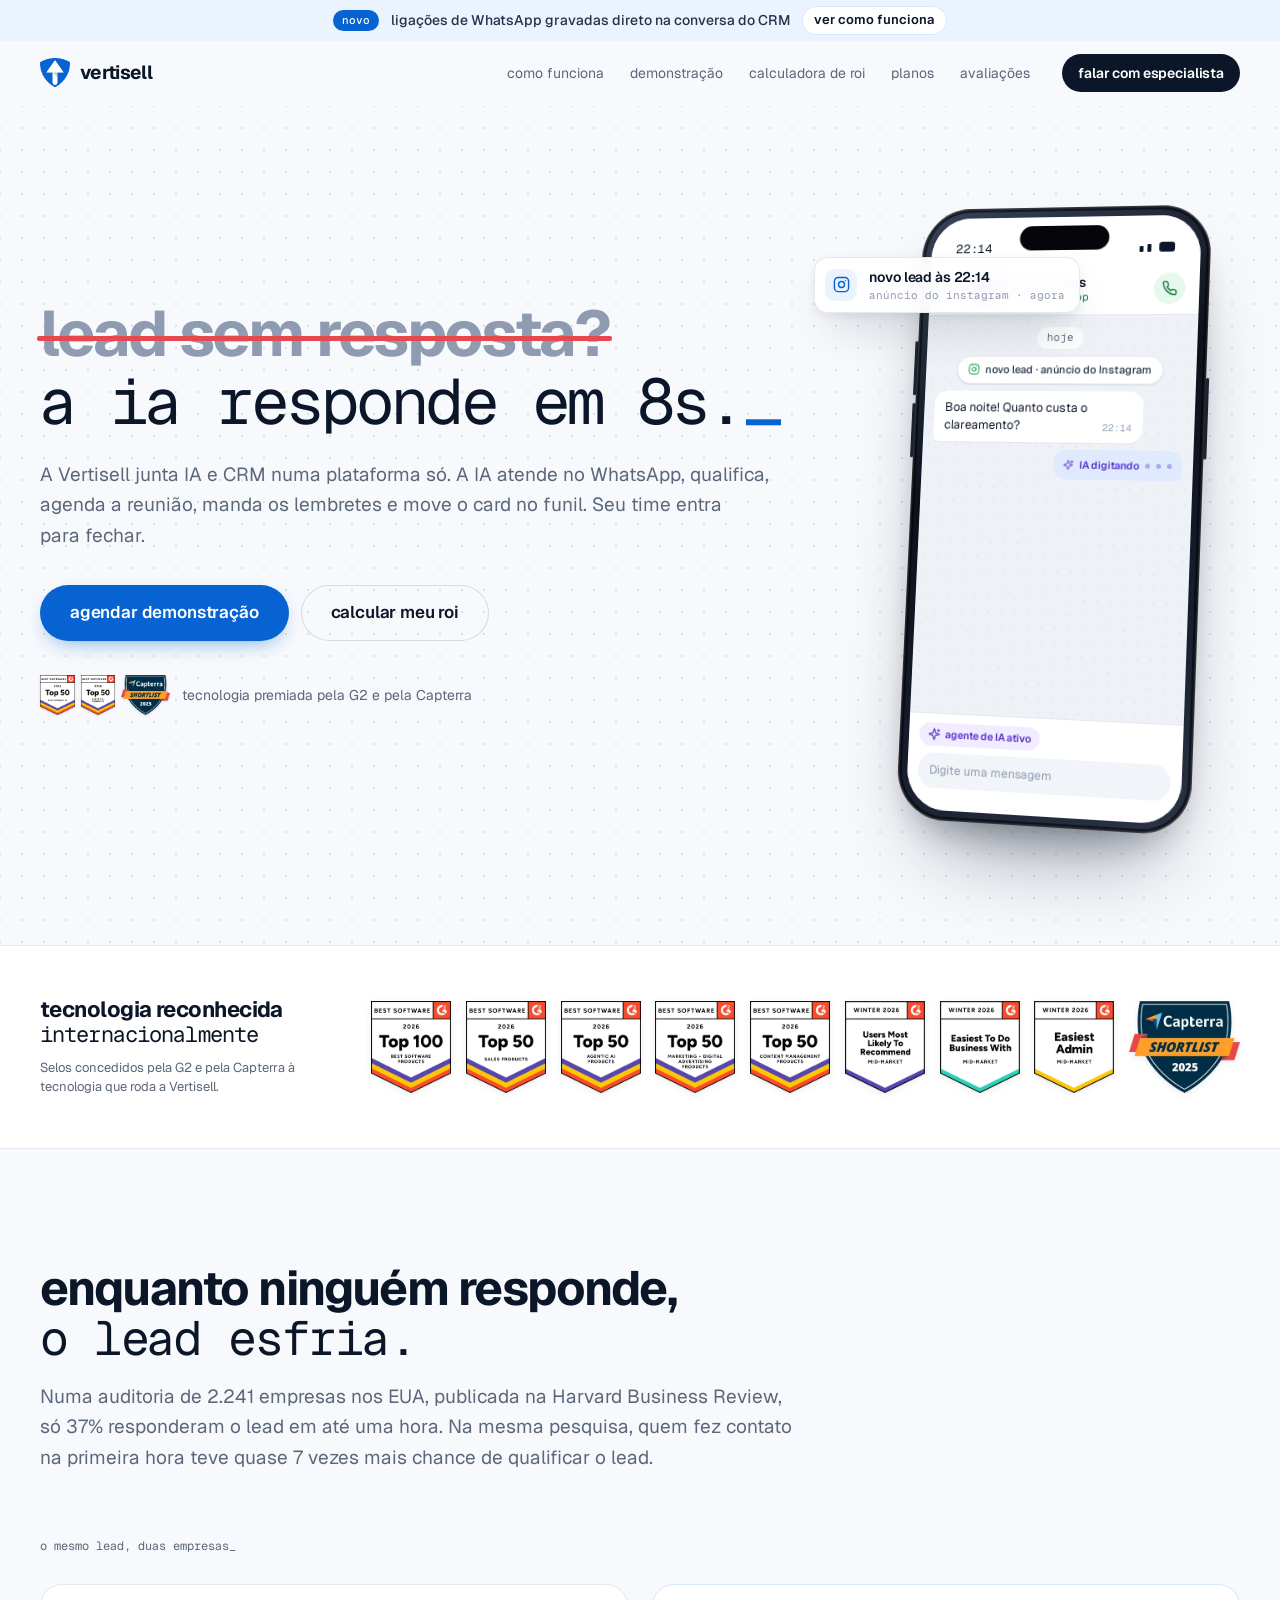
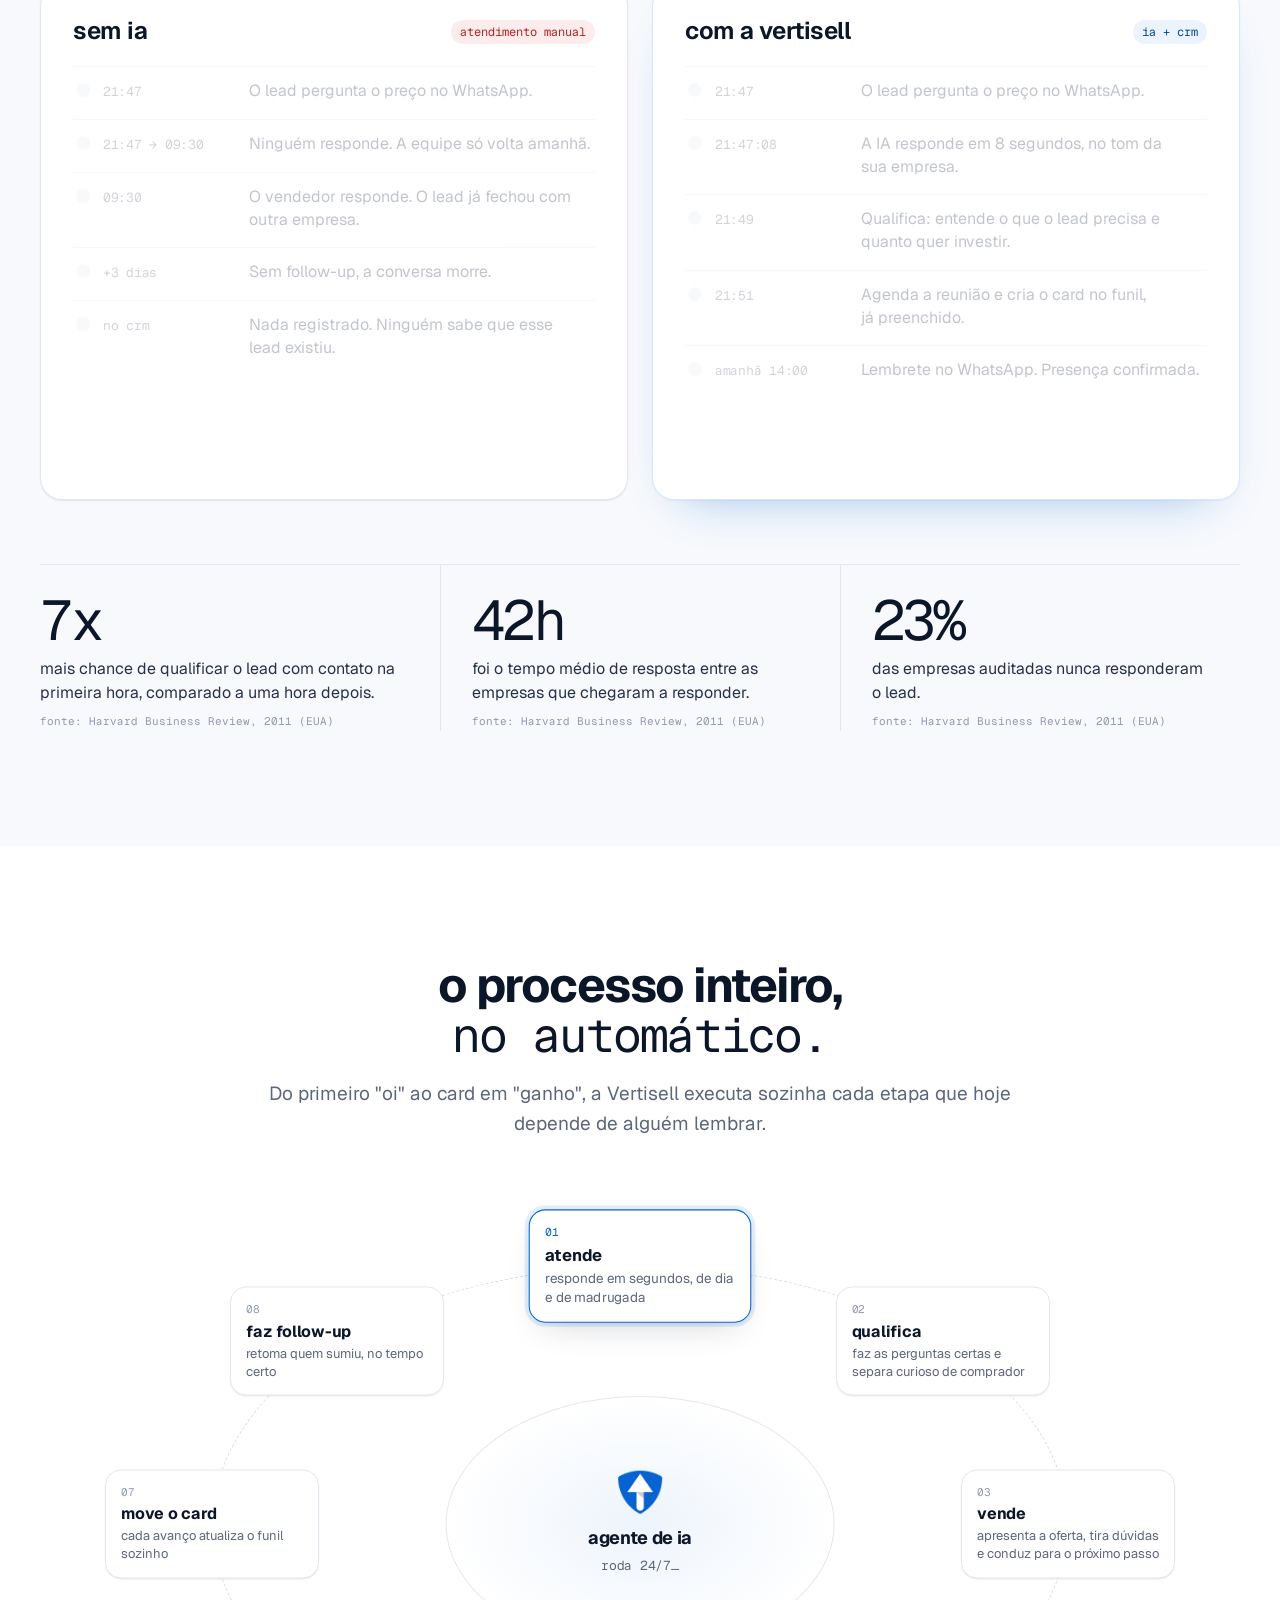
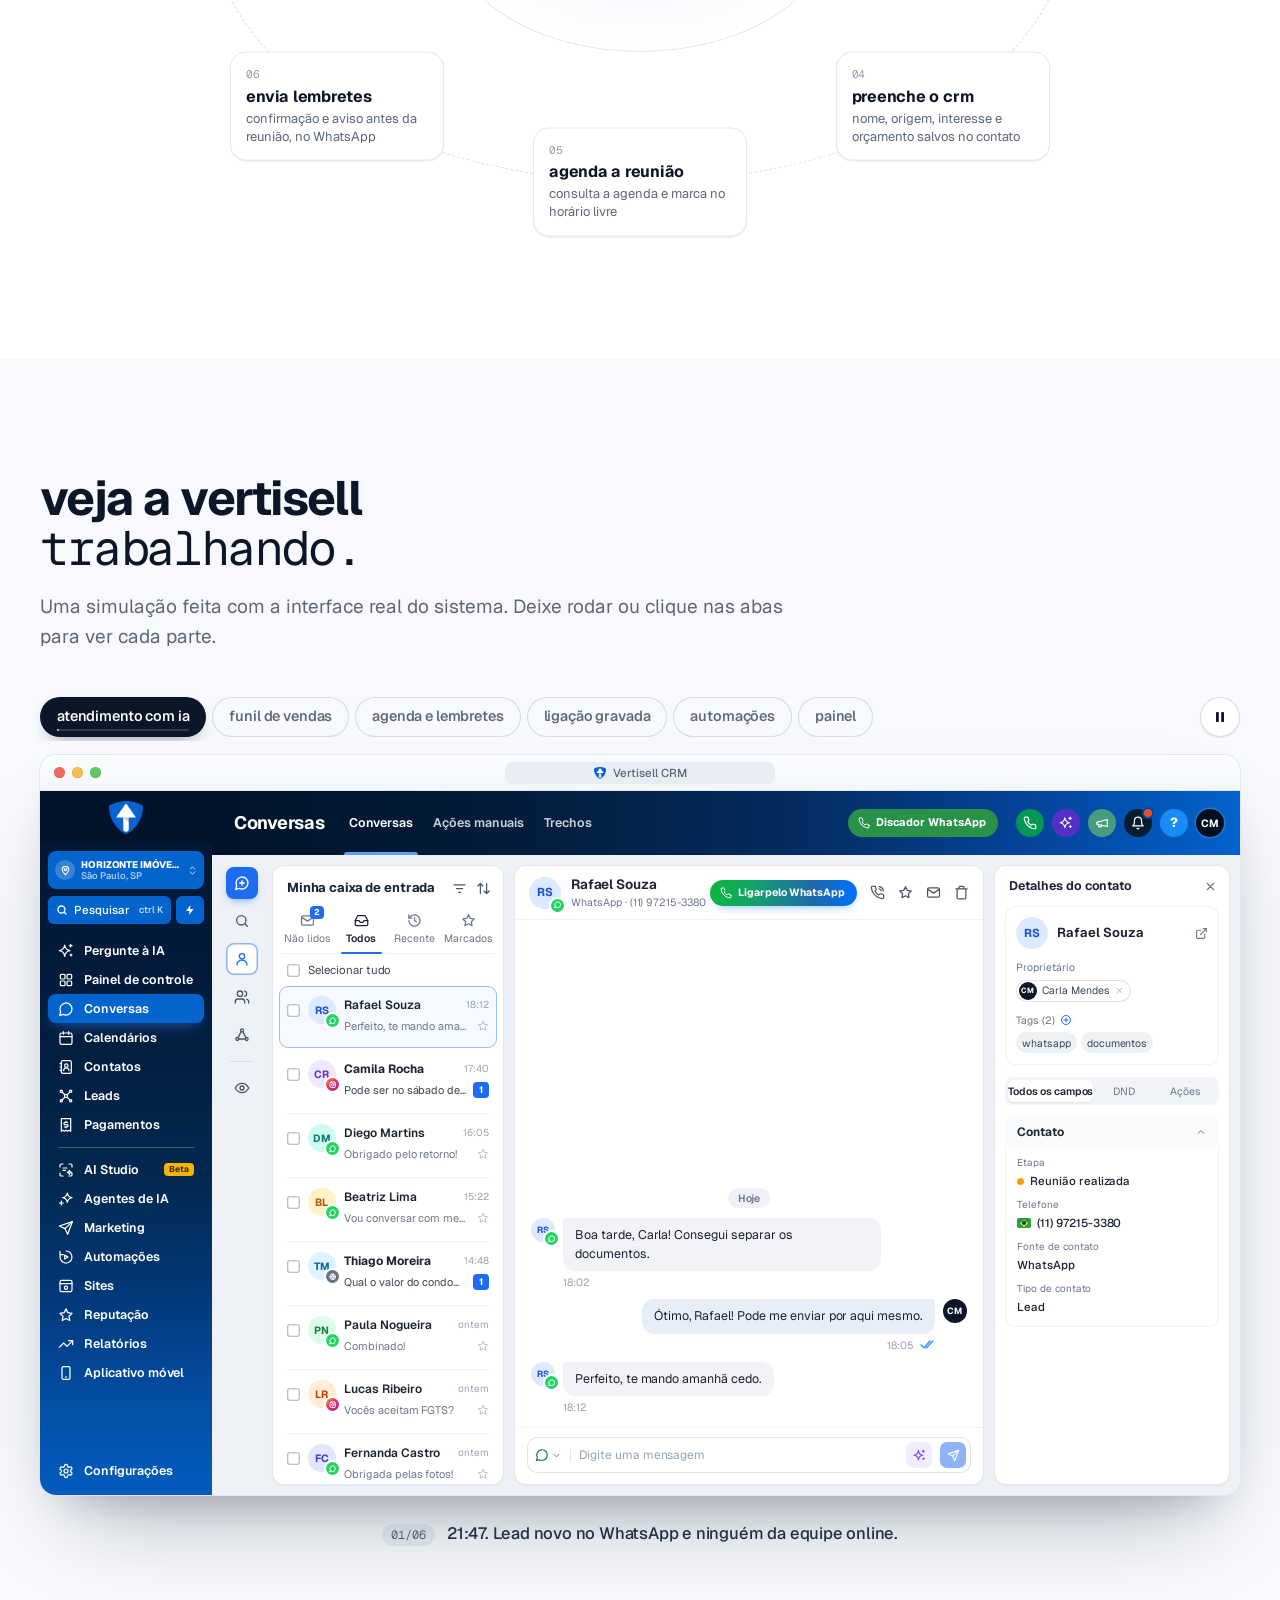
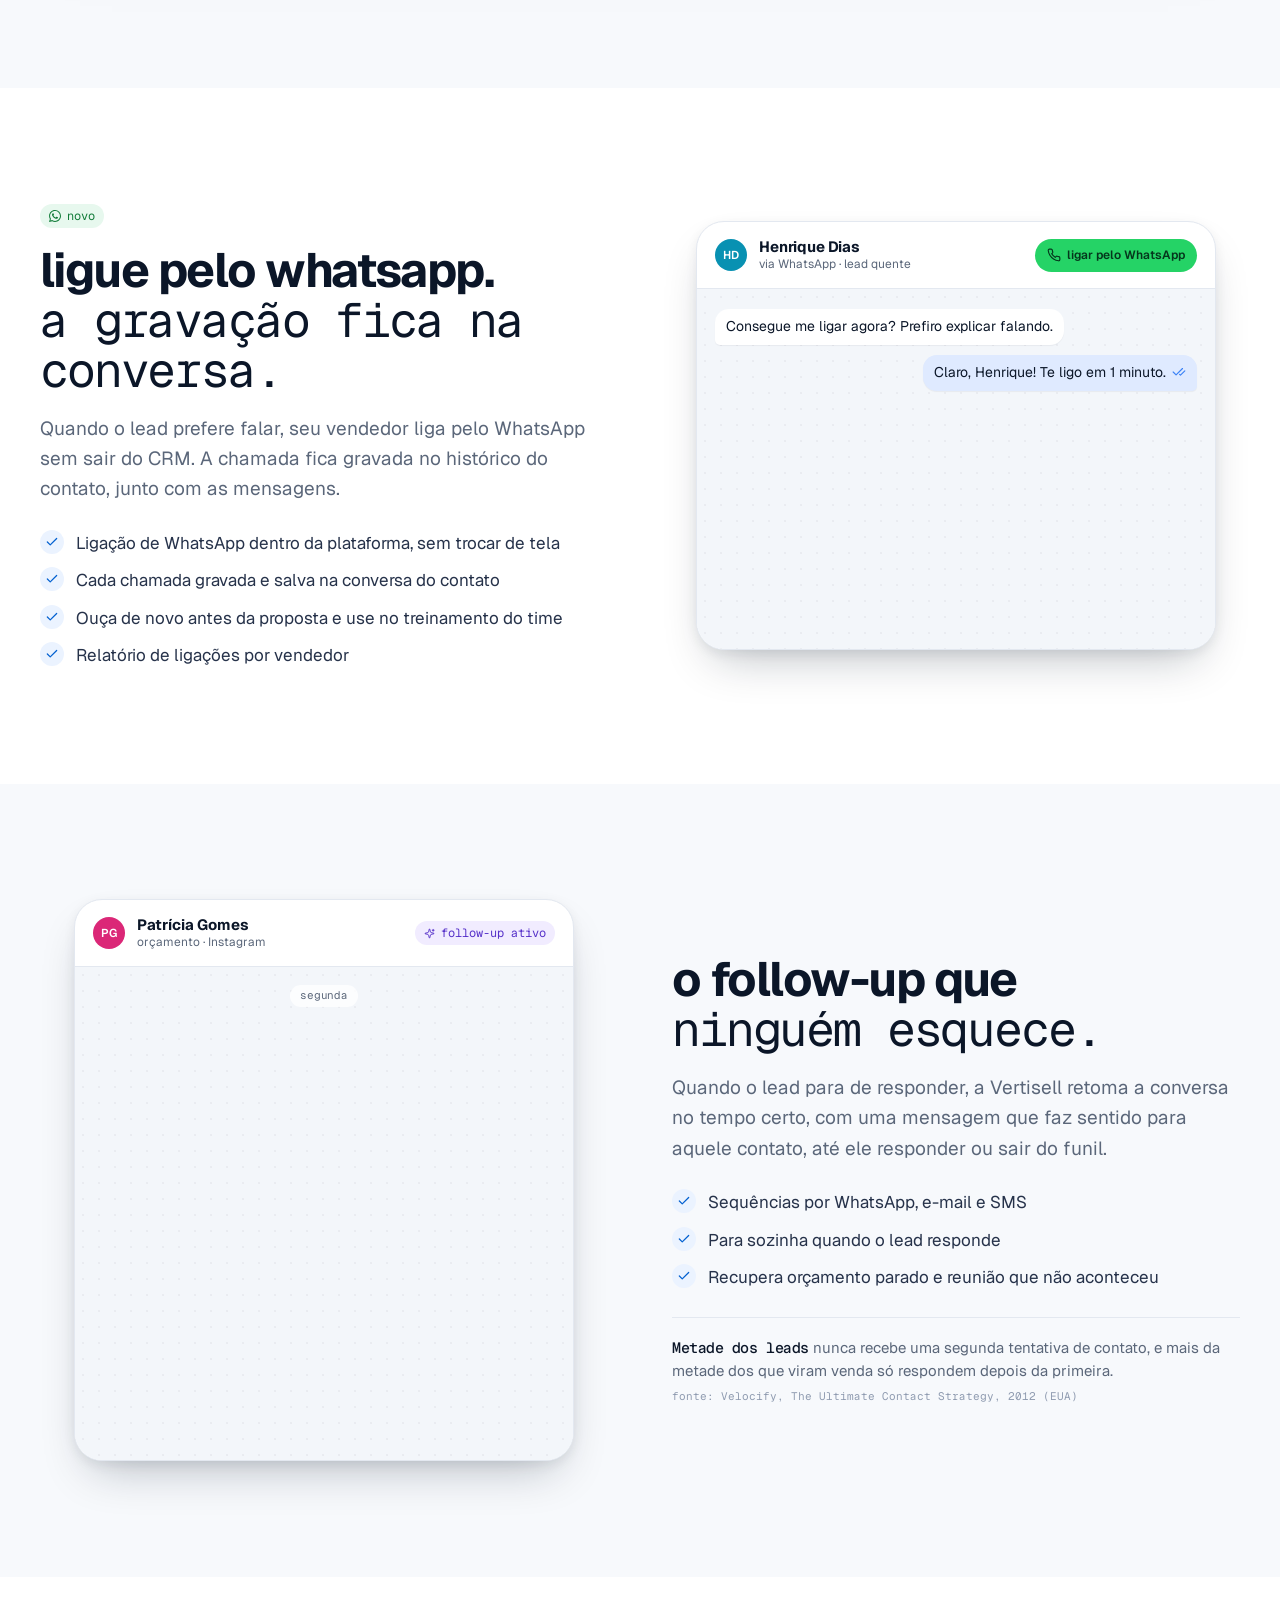
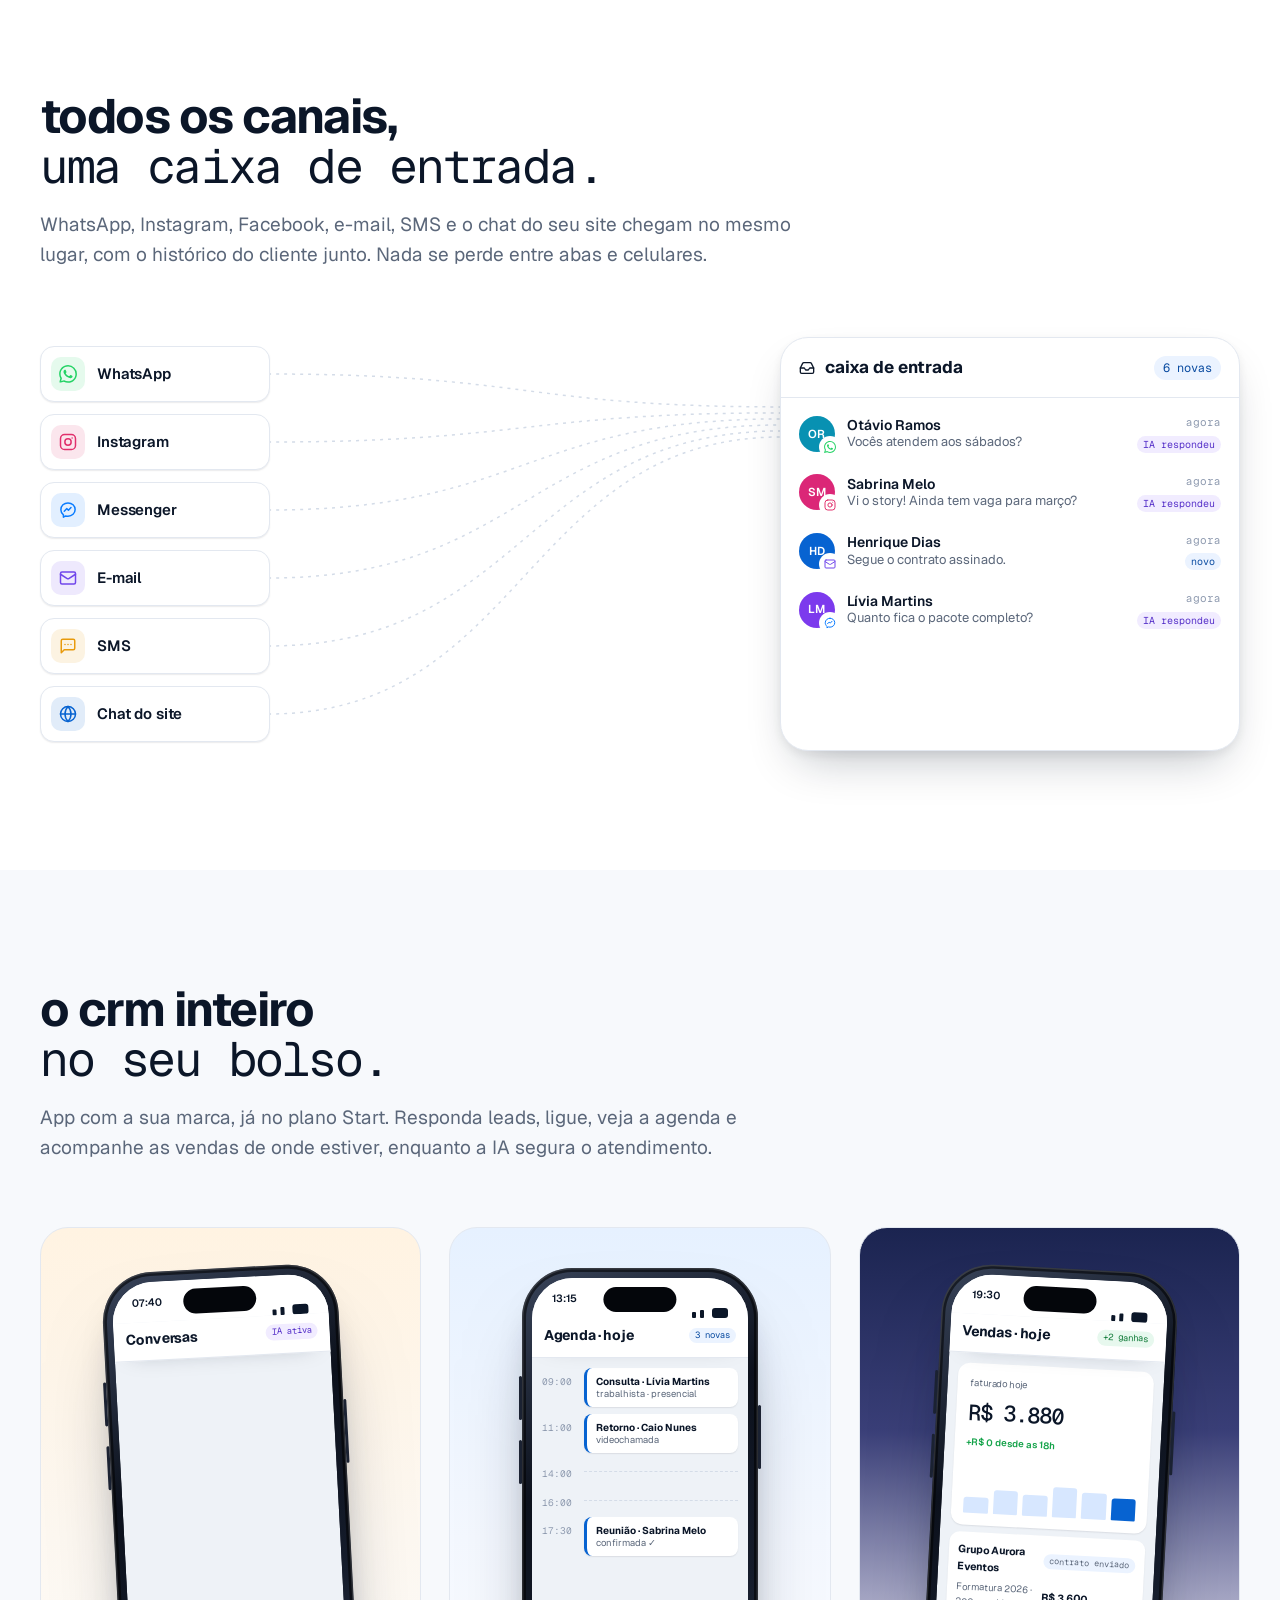
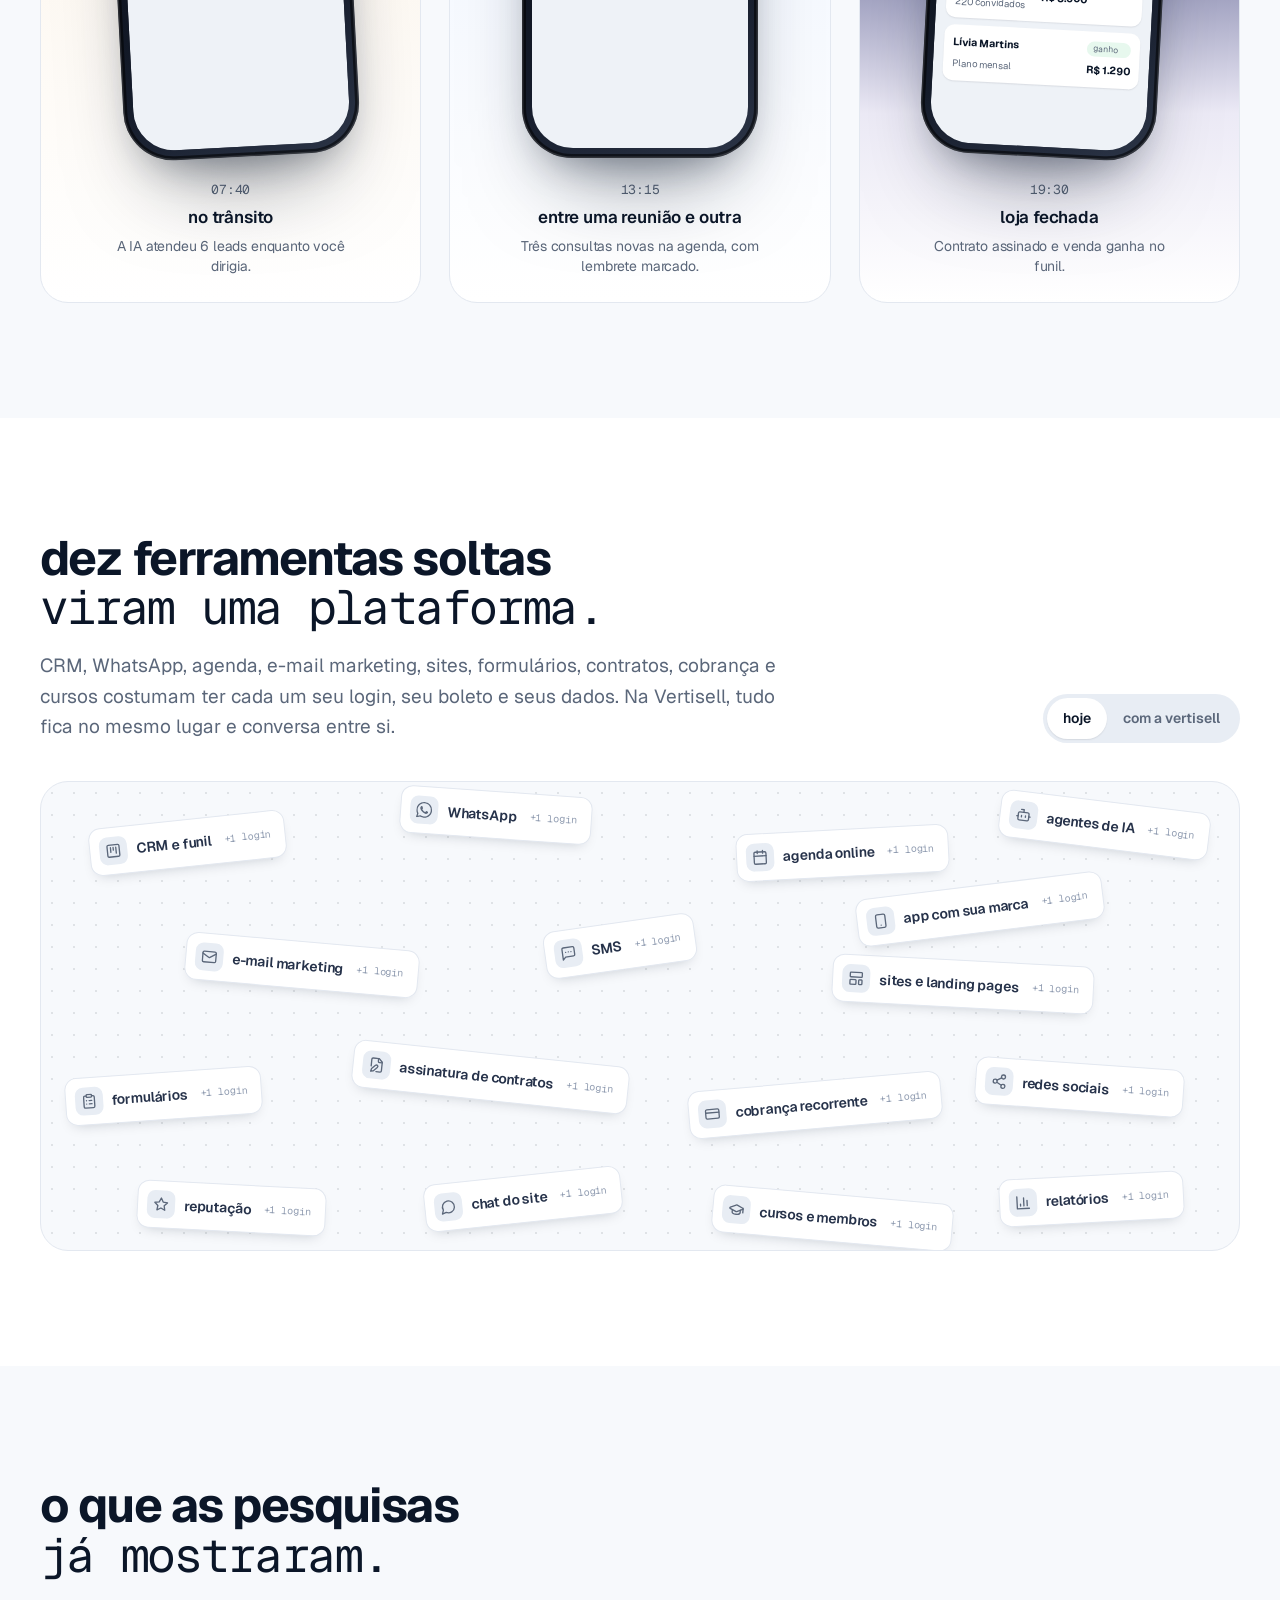
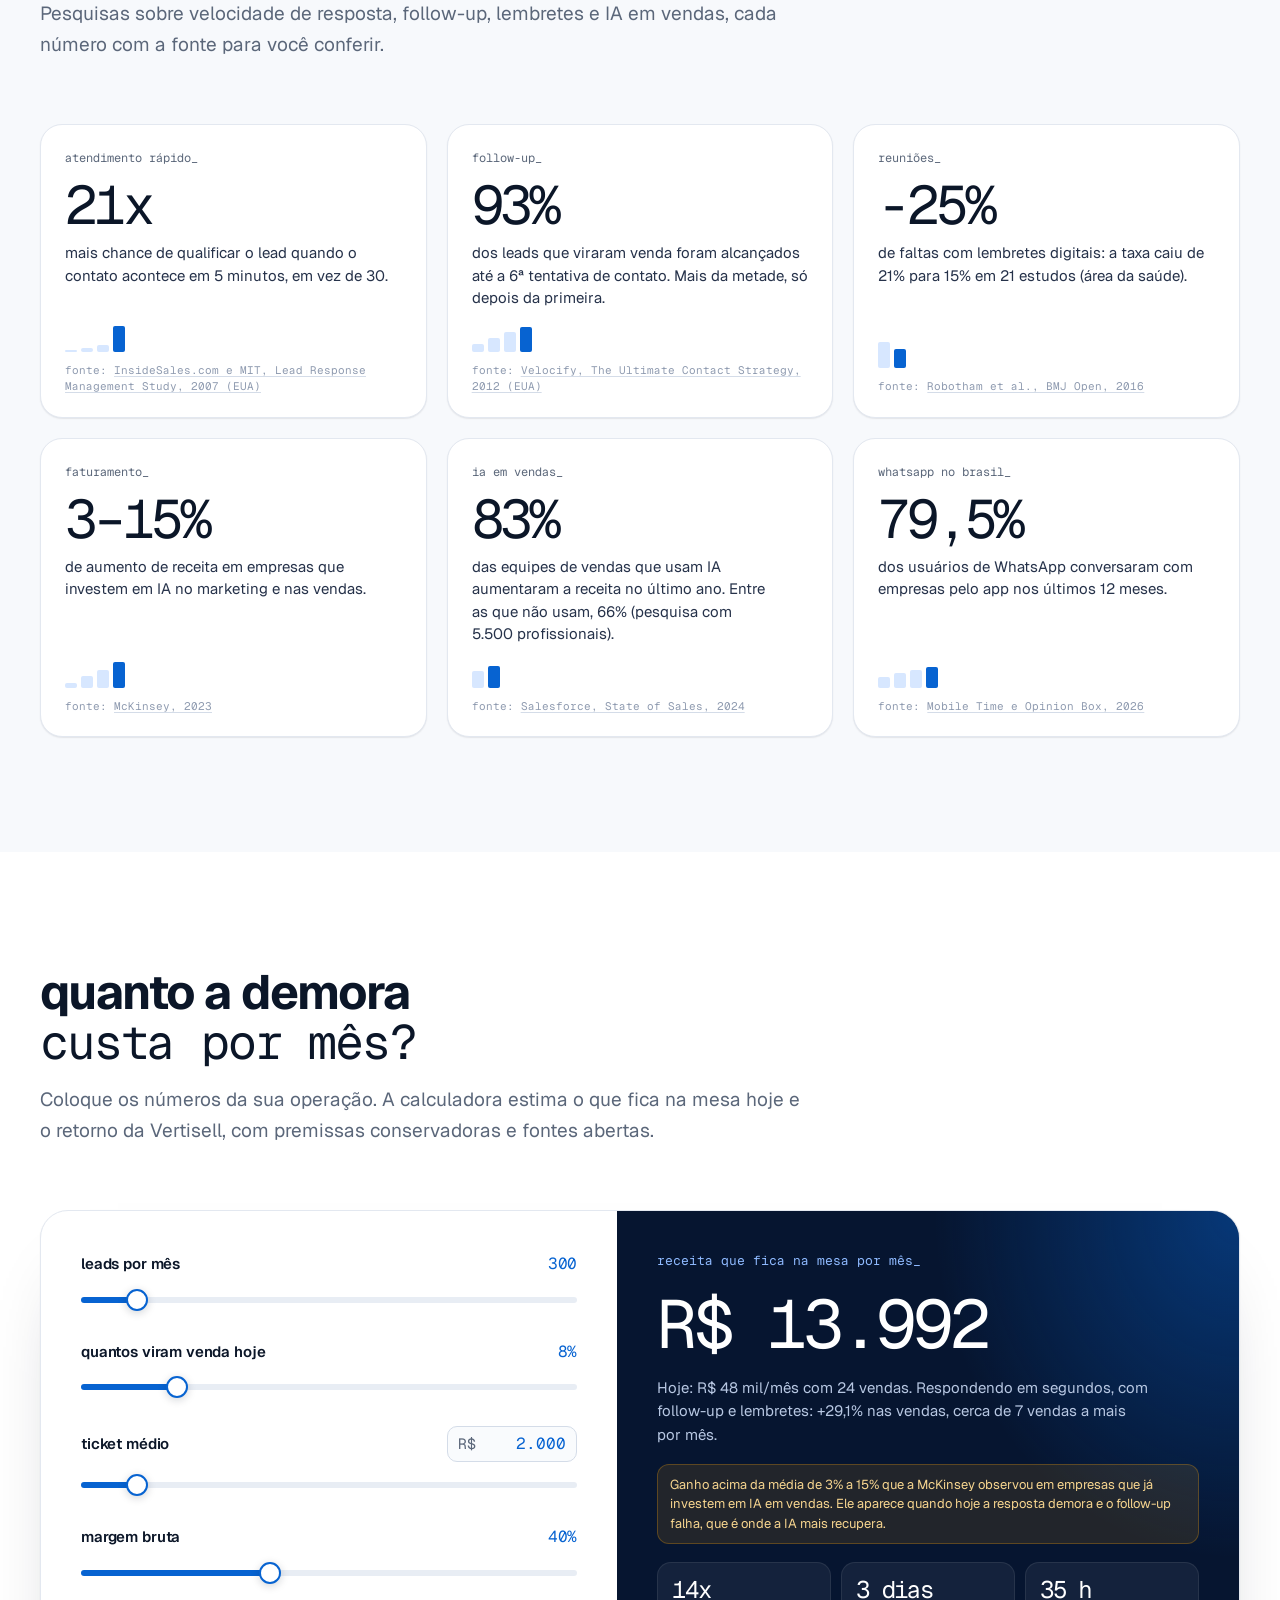
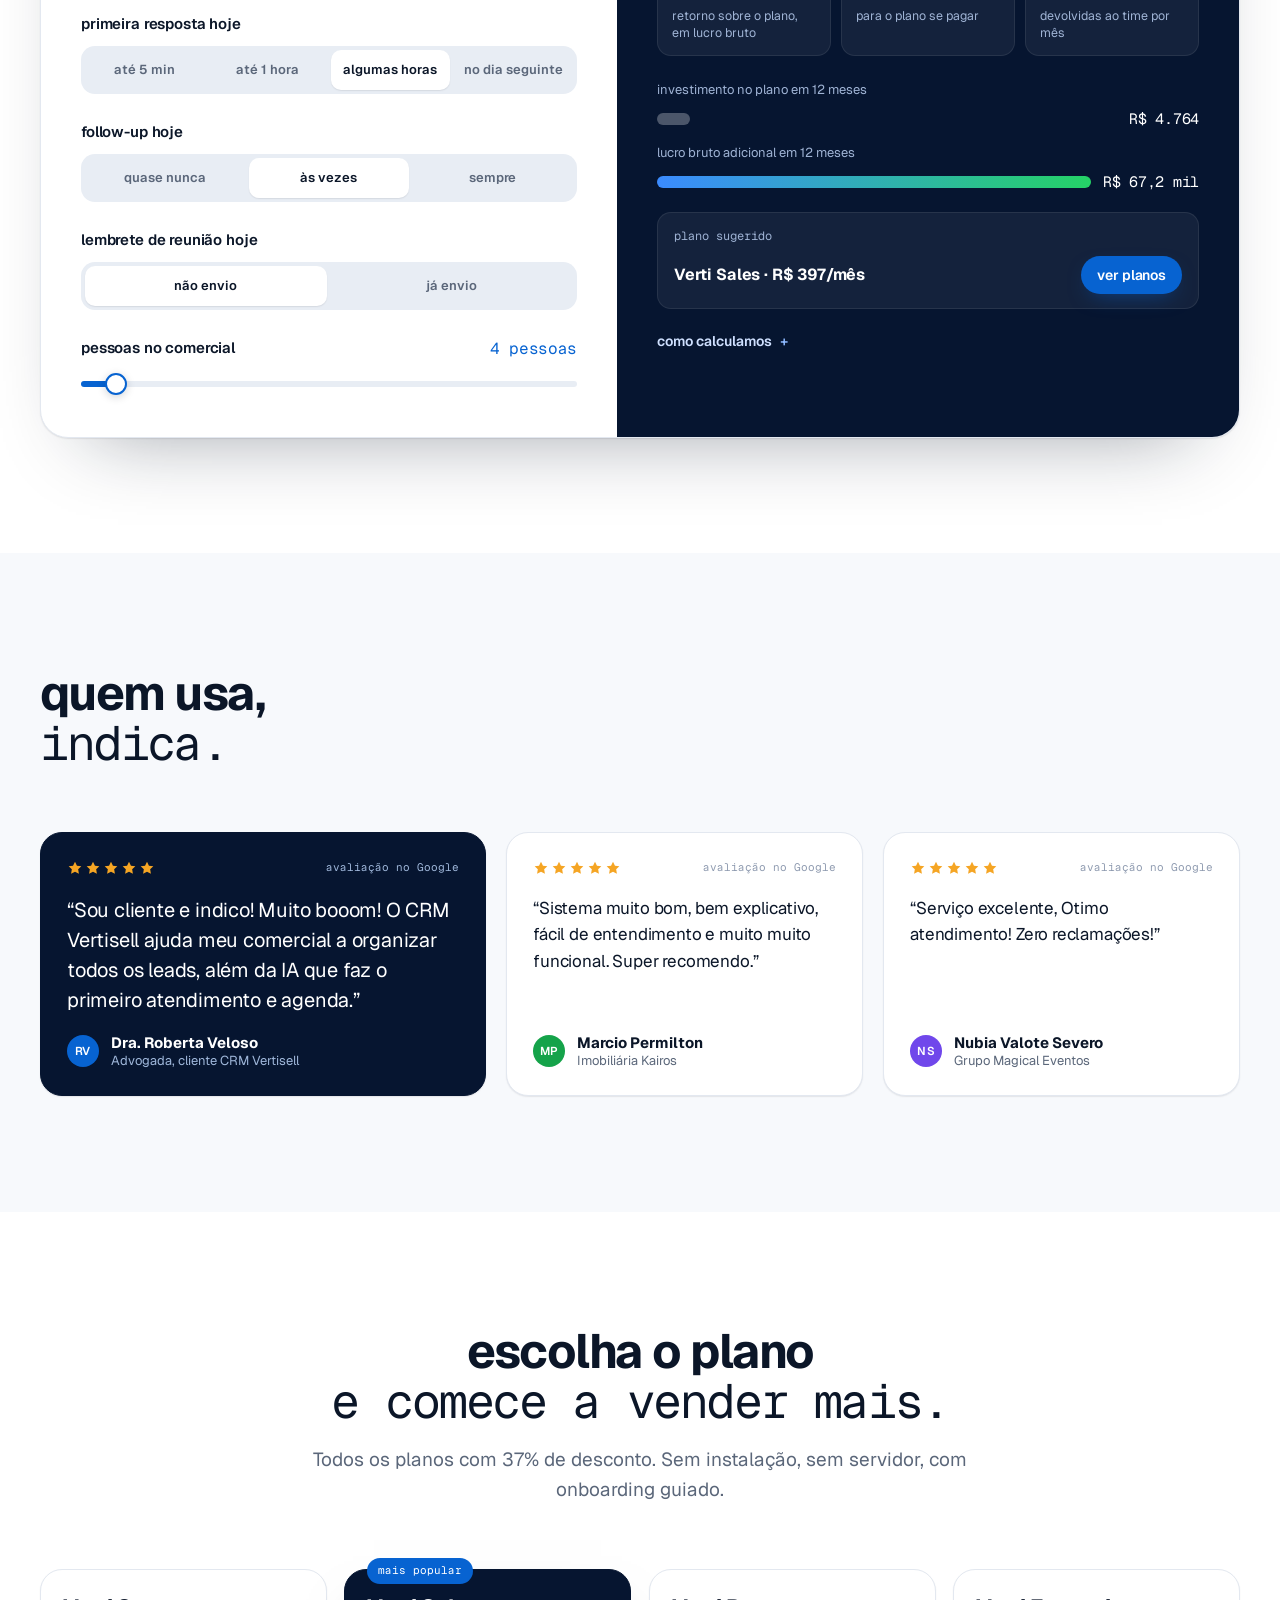
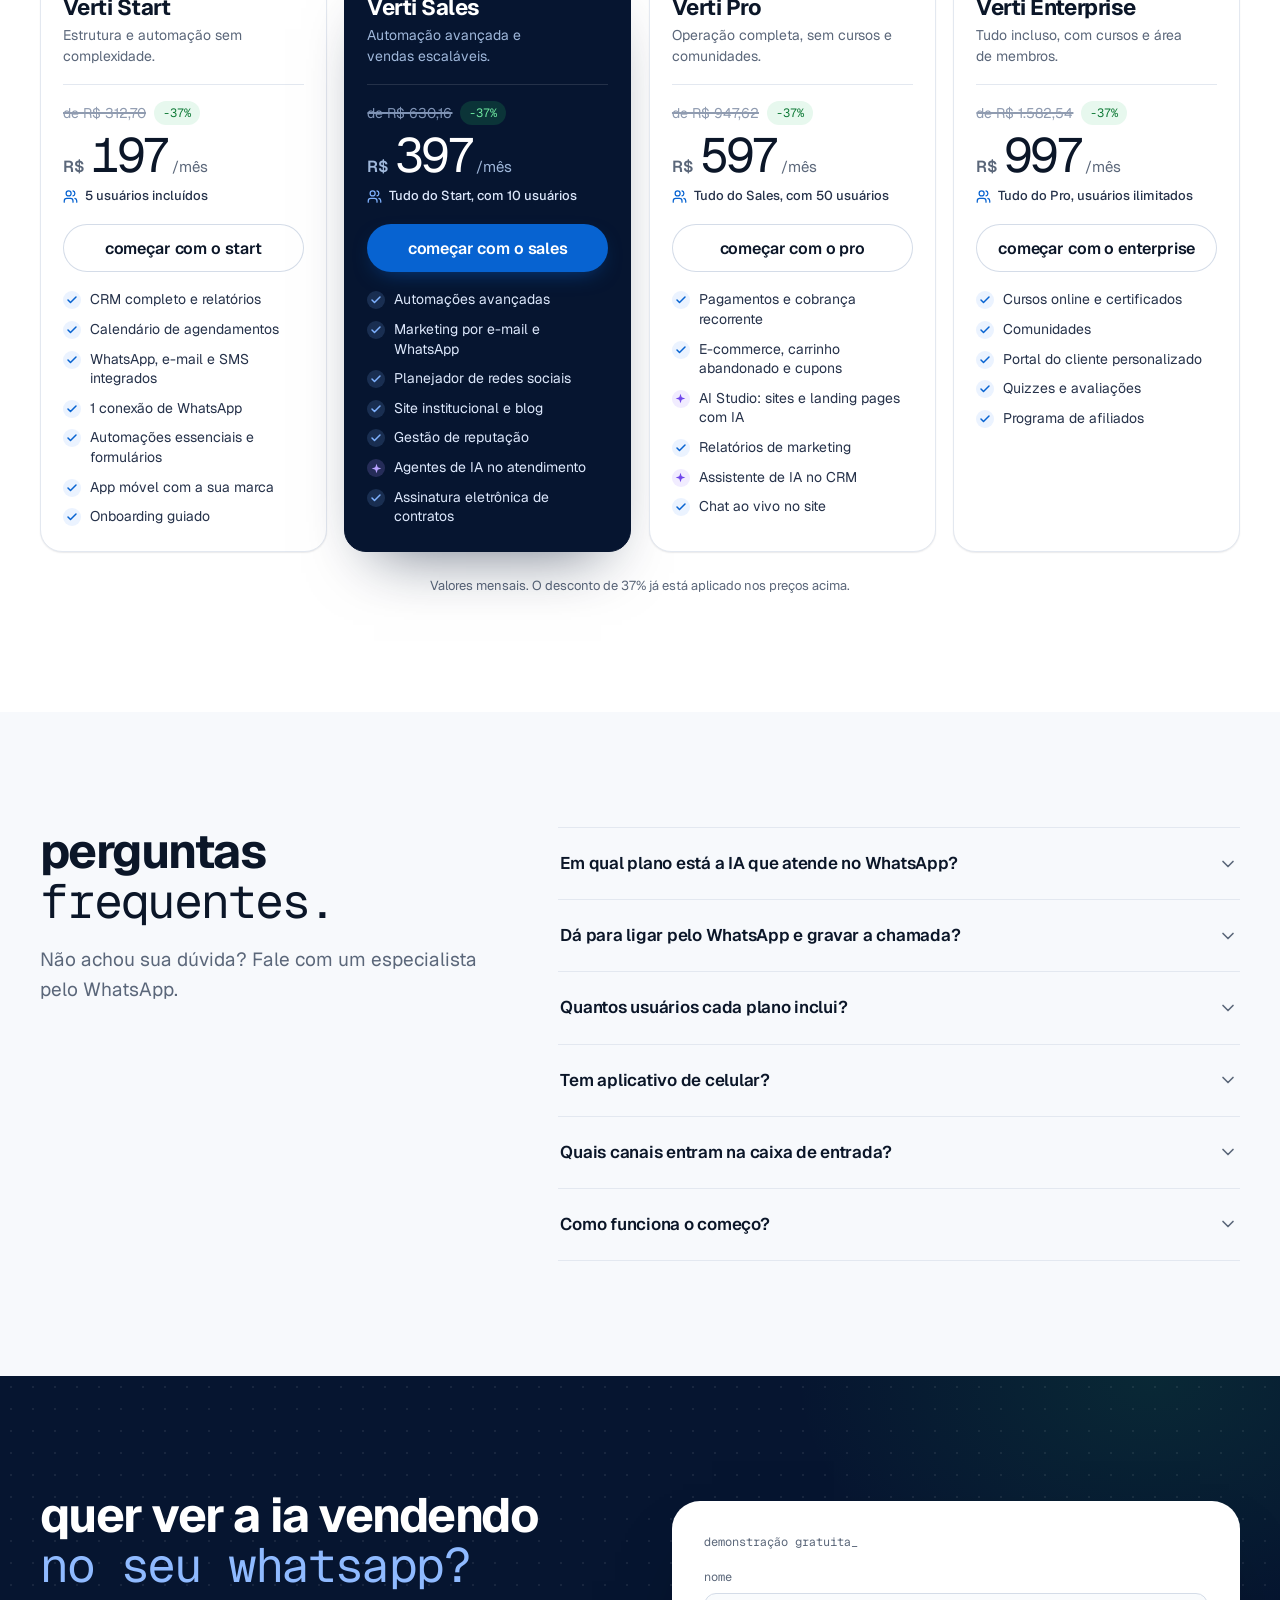
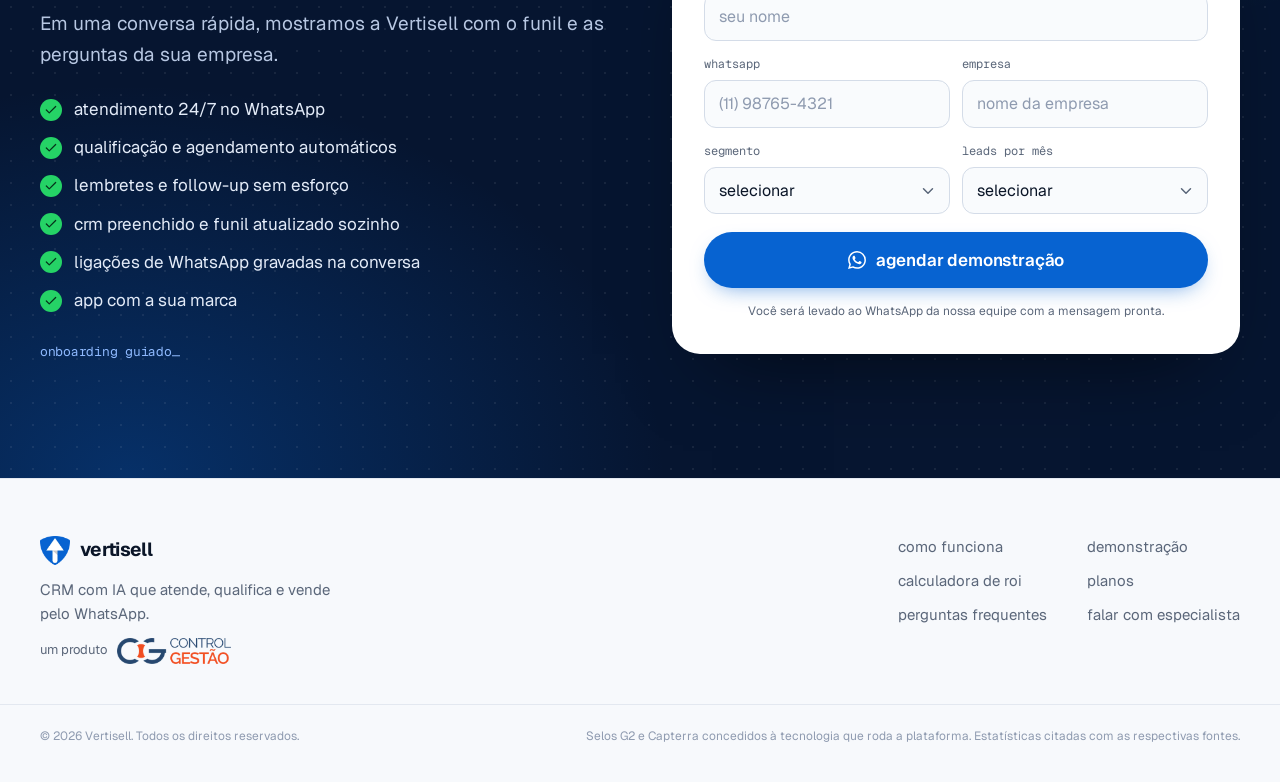
<file: index.html>
<!doctype html>
<html lang="pt-BR" data-theme="light">
<head>
  <meta charset="utf-8">
  <meta name="viewport" content="width=device-width, initial-scale=1">
  <title>Vertisell | CRM com IA que atende, qualifica e vende no WhatsApp</title>
  <meta name="description" content="A Vertisell junta IA e CRM numa plataforma só: a IA atende no WhatsApp, qualifica, agenda reuniões, envia lembretes, faz follow-up e move o card no funil. Ligações de WhatsApp gravadas, omnichannel e app com a sua marca.">
  <meta name="theme-color" content="#f7f9fc">
  <meta property="og:type" content="website">
  <meta property="og:title" content="Vertisell | CRM com IA que atende, qualifica e vende no WhatsApp">
  <meta property="og:description" content="IA + CRM em uma só plataforma. A IA atende, qualifica, agenda, lembra, faz follow-up e move o card. Você entra para fechar.">
  <meta property="og:image" content="assets/img/og-vertisell.jpg">
  <meta property="og:image:width" content="1200">
  <meta property="og:image:height" content="630">
  <meta name="twitter:card" content="summary_large_image">
  <meta property="og:locale" content="pt_BR">
  <link rel="icon" type="image/png" href="assets/img/favicon.png">
  <link rel="apple-touch-icon" href="assets/img/apple-touch-icon.png">

  <link rel="preconnect" href="https://fonts.googleapis.com">
  <link rel="preconnect" href="https://fonts.gstatic.com" crossorigin>
  <link href="https://fonts.googleapis.com/css2?family=Geist:wght@400;500;600;700;800&family=Geist+Mono:wght@400;500&display=swap" rel="stylesheet">

  <link rel="stylesheet" href="assets/css/base.css">
  <link rel="stylesheet" href="assets/css/sections.css">
  <link rel="stylesheet" href="assets/css/demo.css">
  <link rel="stylesheet" href="assets/css/roi.css">
  <script type="application/ld+json">
  {
    "@context": "https://schema.org",
    "@type": "SoftwareApplication",
    "name": "Vertisell",
    "applicationCategory": "BusinessApplication",
    "operatingSystem": "Web, iOS, Android",
    "description": "CRM com IA que atende, qualifica, agenda reuniões, envia lembretes, faz follow-up e vende pelo WhatsApp.",
    "publisher": { "@type": "Organization", "name": "Control Gestão" },
    "offers": [
      { "@type": "Offer", "name": "Verti Start", "price": "197.00", "priceCurrency": "BRL" },
      { "@type": "Offer", "name": "Verti Sales", "price": "397.00", "priceCurrency": "BRL" },
      { "@type": "Offer", "name": "Verti Pro", "price": "597.00", "priceCurrency": "BRL" },
      { "@type": "Offer", "name": "Verti Enterprise", "price": "997.00", "priceCurrency": "BRL" }
    ]
  }
  </script>
</head>
<body>
<!-- ícones (estilo lucide, traço 2) -->
<svg width="0" height="0" style="position:absolute" aria-hidden="true" focusable="false">
  <defs>
    <symbol id="i-check" viewBox="0 0 24 24" fill="none" stroke="currentColor" stroke-width="2.2" stroke-linecap="round" stroke-linejoin="round"><path d="M20 6 9 17l-5-5"/></symbol>
    <symbol id="i-checks" viewBox="0 0 24 24" fill="none" stroke="currentColor" stroke-width="2" stroke-linecap="round" stroke-linejoin="round"><path d="M18 6 7 17l-5-5"/><path d="m22 10-7.5 7.5L13 16"/></symbol>
    <symbol id="i-x" viewBox="0 0 24 24" fill="none" stroke="currentColor" stroke-width="2.2" stroke-linecap="round" stroke-linejoin="round"><path d="M18 6 6 18"/><path d="m6 6 12 12"/></symbol>
    <symbol id="i-menu" viewBox="0 0 24 24" fill="none" stroke="currentColor" stroke-width="2" stroke-linecap="round"><path d="M4 7h16M4 12h16M4 17h16"/></symbol>
    <symbol id="i-chevron" viewBox="0 0 24 24" fill="none" stroke="currentColor" stroke-width="2" stroke-linecap="round" stroke-linejoin="round"><path d="m6 9 6 6 6-6"/></symbol>
    <symbol id="i-back" viewBox="0 0 24 24" fill="none" stroke="currentColor" stroke-width="2.2" stroke-linecap="round" stroke-linejoin="round"><path d="m15 18-6-6 6-6"/></symbol>
    <symbol id="i-phone" viewBox="0 0 24 24" fill="none" stroke="currentColor" stroke-width="2" stroke-linecap="round" stroke-linejoin="round"><path d="M22 16.92v3a2 2 0 0 1-2.18 2 19.79 19.79 0 0 1-8.63-3.07 19.5 19.5 0 0 1-6-6 19.79 19.79 0 0 1-3.07-8.67A2 2 0 0 1 4.11 2h3a2 2 0 0 1 2 1.72c.13.96.36 1.9.7 2.81a2 2 0 0 1-.45 2.11L8.09 9.91a16 16 0 0 0 6 6l1.27-1.27a2 2 0 0 1 2.11-.45c.91.34 1.85.57 2.81.7A2 2 0 0 1 22 16.92z"/></symbol>
    <symbol id="i-calendar" viewBox="0 0 24 24" fill="none" stroke="currentColor" stroke-width="2" stroke-linecap="round" stroke-linejoin="round"><rect width="18" height="18" x="3" y="4" rx="2"/><path d="M16 2v4M8 2v4M3 10h18"/></symbol>
    <symbol id="i-clock" viewBox="0 0 24 24" fill="none" stroke="currentColor" stroke-width="2" stroke-linecap="round" stroke-linejoin="round"><circle cx="12" cy="12" r="10"/><path d="M12 6v6l4 2"/></symbol>
    <symbol id="i-sparkle" viewBox="0 0 24 24" fill="none" stroke="currentColor" stroke-width="2" stroke-linecap="round" stroke-linejoin="round"><path d="M9.94 15.5A2 2 0 0 0 8.5 14.06l-6.14-1.58a.5.5 0 0 1 0-.96L8.5 9.94A2 2 0 0 0 9.94 8.5l1.58-6.14a.5.5 0 0 1 .96 0l1.58 6.14a2 2 0 0 0 1.44 1.44l6.14 1.58a.5.5 0 0 1 0 .96l-6.14 1.58a2 2 0 0 0-1.44 1.44l-1.58 6.14a.5.5 0 0 1-.96 0z"/><path d="M20 3v4M22 5h-4"/></symbol>
    <symbol id="i-chat" viewBox="0 0 24 24" fill="none" stroke="currentColor" stroke-width="2" stroke-linecap="round" stroke-linejoin="round"><path d="M7.9 20A9 9 0 1 0 4 16.1L2 22Z"/></symbol>
    <symbol id="i-mail" viewBox="0 0 24 24" fill="none" stroke="currentColor" stroke-width="2" stroke-linecap="round" stroke-linejoin="round"><rect width="20" height="16" x="2" y="4" rx="2"/><path d="m22 7-8.97 5.7a1.94 1.94 0 0 1-2.06 0L2 7"/></symbol>
    <symbol id="i-sms" viewBox="0 0 24 24" fill="none" stroke="currentColor" stroke-width="2" stroke-linecap="round" stroke-linejoin="round"><path d="M21 15a2 2 0 0 1-2 2H7l-4 4V5a2 2 0 0 1 2-2h14a2 2 0 0 1 2 2z"/><path d="M8 10h.01M12 10h.01M16 10h.01"/></symbol>
    <symbol id="i-globe" viewBox="0 0 24 24" fill="none" stroke="currentColor" stroke-width="2" stroke-linecap="round" stroke-linejoin="round"><circle cx="12" cy="12" r="10"/><path d="M12 2a14.5 14.5 0 0 0 0 20 14.5 14.5 0 0 0 0-20M2 12h20"/></symbol>
    <symbol id="i-instagram" viewBox="0 0 24 24" fill="none" stroke="currentColor" stroke-width="2" stroke-linecap="round" stroke-linejoin="round"><rect width="20" height="20" x="2" y="2" rx="5.5"/><circle cx="12" cy="12" r="4.2"/><path d="M17.5 6.5h.01"/></symbol>
    <symbol id="i-messenger" viewBox="0 0 24 24" fill="none" stroke="currentColor" stroke-width="2" stroke-linecap="round" stroke-linejoin="round"><path d="M12 2.5c-5.3 0-9.5 3.9-9.5 9 0 2.8 1.3 5.3 3.4 7v3.1l3.1-1.7c.9.3 1.9.4 3 .4 5.3 0 9.5-3.9 9.5-8.9s-4.2-8.9-9.5-8.9Z"/><path d="m7 13.6 3.2-3.4 2.4 2 3.4-3.6"/></symbol>
    <symbol id="i-whatsapp" viewBox="0 0 24 24" fill="currentColor"><path d="M17.47 14.38c-.3-.15-1.76-.87-2.03-.97-.27-.1-.47-.15-.67.15-.2.3-.77.97-.94 1.16-.17.2-.35.22-.64.08-.3-.15-1.26-.47-2.39-1.48-.88-.79-1.48-1.76-1.65-2.06-.17-.3-.02-.46.13-.6.13-.14.3-.35.45-.52.15-.18.2-.3.3-.5.1-.2.05-.37-.03-.52-.07-.15-.67-1.61-.92-2.2-.24-.58-.49-.5-.67-.51h-.57c-.2 0-.52.07-.79.37-.27.3-1.04 1.02-1.04 2.48s1.07 2.88 1.21 3.07c.15.2 2.1 3.2 5.08 4.49.71.31 1.26.49 1.7.63.71.22 1.36.19 1.87.12.57-.09 1.76-.72 2-1.42.25-.69.25-1.29.18-1.41-.08-.13-.27-.2-.57-.35M12.05 21.79h-.01a9.87 9.87 0 0 1-5.03-1.38l-.36-.21-3.74.98 1-3.65-.24-.37a9.86 9.86 0 0 1-1.51-5.26c0-5.45 4.44-9.88 9.89-9.88 2.64 0 5.12 1.03 6.99 2.9a9.82 9.82 0 0 1 2.89 6.99c0 5.45-4.44 9.88-9.88 9.88m8.41-18.29A11.8 11.8 0 0 0 12.05 0C5.5 0 .16 5.34.16 11.89c0 2.1.55 4.14 1.59 5.95L.06 24l6.3-1.65a11.9 11.9 0 0 0 5.69 1.45h.01c6.55 0 11.89-5.34 11.89-11.89a11.8 11.8 0 0 0-3.48-8.41"/></symbol>
    <symbol id="i-play" viewBox="0 0 24 24" fill="currentColor"><path d="M7 4.5v15a1 1 0 0 0 1.5.86l12.5-7.5a1 1 0 0 0 0-1.72L8.5 3.64A1 1 0 0 0 7 4.5Z"/></symbol>
    <symbol id="i-pause" viewBox="0 0 24 24" fill="currentColor"><rect x="6" y="4" width="4" height="16" rx="1.2"/><rect x="14" y="4" width="4" height="16" rx="1.2"/></symbol>
    <symbol id="i-mic" viewBox="0 0 24 24" fill="none" stroke="currentColor" stroke-width="2" stroke-linecap="round" stroke-linejoin="round"><path d="M12 2a3 3 0 0 0-3 3v7a3 3 0 0 0 6 0V5a3 3 0 0 0-3-3Z"/><path d="M19 10v2a7 7 0 0 1-14 0v-2M12 19v3"/></symbol>
    <symbol id="i-download" viewBox="0 0 24 24" fill="none" stroke="currentColor" stroke-width="2" stroke-linecap="round" stroke-linejoin="round"><path d="M21 15v4a2 2 0 0 1-2 2H5a2 2 0 0 1-2-2v-4"/><path d="m7 10 5 5 5-5M12 15V3"/></symbol>
    <symbol id="i-bell" viewBox="0 0 24 24" fill="none" stroke="currentColor" stroke-width="2" stroke-linecap="round" stroke-linejoin="round"><path d="M6 8a6 6 0 0 1 12 0c0 7 3 9 3 9H3s3-2 3-9"/><path d="M10.3 21a1.94 1.94 0 0 0 3.4 0"/></symbol>
    <symbol id="i-user-check" viewBox="0 0 24 24" fill="none" stroke="currentColor" stroke-width="2" stroke-linecap="round" stroke-linejoin="round"><path d="M16 21v-2a4 4 0 0 0-4-4H6a4 4 0 0 0-4 4v2"/><circle cx="9" cy="7" r="4"/><path d="m16 11 2 2 4-4"/></symbol>
    <symbol id="i-kanban" viewBox="0 0 24 24" fill="none" stroke="currentColor" stroke-width="2" stroke-linecap="round" stroke-linejoin="round"><rect width="18" height="18" x="3" y="3" rx="2"/><path d="M8 7v7M12 7v4M16 7v9"/></symbol>
    <symbol id="i-money" viewBox="0 0 24 24" fill="none" stroke="currentColor" stroke-width="2" stroke-linecap="round" stroke-linejoin="round"><path d="M12 2v20"/><path d="M17 5H9.5a3.5 3.5 0 0 0 0 7h5a3.5 3.5 0 0 1 0 7H6"/></symbol>
    <symbol id="i-refresh" viewBox="0 0 24 24" fill="none" stroke="currentColor" stroke-width="2" stroke-linecap="round" stroke-linejoin="round"><path d="M3 12a9 9 0 0 1 9-9 9.75 9.75 0 0 1 6.74 2.74L21 8"/><path d="M21 3v5h-5M21 12a9 9 0 0 1-9 9 9.75 9.75 0 0 1-6.74-2.74L3 16"/><path d="M8 16H3v5"/></symbol>
    <symbol id="i-users" viewBox="0 0 24 24" fill="none" stroke="currentColor" stroke-width="2" stroke-linecap="round" stroke-linejoin="round"><path d="M16 21v-2a4 4 0 0 0-4-4H6a4 4 0 0 0-4 4v2"/><circle cx="9" cy="7" r="4"/><path d="M22 21v-2a4 4 0 0 0-3-3.87M16 3.13a4 4 0 0 1 0 7.75"/></symbol>
    <symbol id="i-chart" viewBox="0 0 24 24" fill="none" stroke="currentColor" stroke-width="2" stroke-linecap="round" stroke-linejoin="round"><path d="M3 3v18h18"/><path d="M18 17V9M13 17V5M8 17v-3"/></symbol>
    <symbol id="i-trend" viewBox="0 0 24 24" fill="none" stroke="currentColor" stroke-width="2" stroke-linecap="round" stroke-linejoin="round"><path d="m22 7-8.5 8.5-5-5L2 17"/><path d="M16 7h6v6"/></symbol>
    <symbol id="i-bolt" viewBox="0 0 24 24" fill="none" stroke="currentColor" stroke-width="2" stroke-linecap="round" stroke-linejoin="round"><path d="M13 2 3 14h9l-1 8 10-12h-9l1-8z"/></symbol>
    <symbol id="i-phone-app" viewBox="0 0 24 24" fill="none" stroke="currentColor" stroke-width="2" stroke-linecap="round" stroke-linejoin="round"><rect width="14" height="20" x="5" y="2" rx="2.5"/><path d="M12 18h.01"/></symbol>
    <symbol id="i-card" viewBox="0 0 24 24" fill="none" stroke="currentColor" stroke-width="2" stroke-linecap="round" stroke-linejoin="round"><rect width="20" height="14" x="2" y="5" rx="2"/><path d="M2 10h20"/></symbol>
    <symbol id="i-cart" viewBox="0 0 24 24" fill="none" stroke="currentColor" stroke-width="2" stroke-linecap="round" stroke-linejoin="round"><circle cx="8" cy="21" r="1"/><circle cx="19" cy="21" r="1"/><path d="M2.05 2.05h2l2.66 12.42a2 2 0 0 0 2 1.58h9.78a2 2 0 0 0 1.95-1.57l1.65-7.43H5.12"/></symbol>
    <symbol id="i-cap" viewBox="0 0 24 24" fill="none" stroke="currentColor" stroke-width="2" stroke-linecap="round" stroke-linejoin="round"><path d="M21.42 10.92a1 1 0 0 0-.02-1.84L12.83 5.18a2 2 0 0 0-1.66 0L2.6 9.08a1 1 0 0 0 0 1.83l8.57 3.91a2 2 0 0 0 1.66 0z"/><path d="M22 10v6M6 12.5V16a6 3 0 0 0 12 0v-3.5"/></symbol>
    <symbol id="i-sign" viewBox="0 0 24 24" fill="none" stroke="currentColor" stroke-width="2" stroke-linecap="round" stroke-linejoin="round"><path d="M12 22h6a2 2 0 0 0 2-2V7l-5-5H6a2 2 0 0 0-2 2v10"/><path d="M14 2v4a2 2 0 0 0 2 2h4"/><path d="M10.4 12.6a2 2 0 1 1 3 3L8 21l-4 1 1-4Z"/></symbol>
    <symbol id="i-layout" viewBox="0 0 24 24" fill="none" stroke="currentColor" stroke-width="2" stroke-linecap="round" stroke-linejoin="round"><rect width="18" height="7" x="3" y="3" rx="1"/><rect width="9" height="7" x="3" y="14" rx="1"/><rect width="5" height="7" x="16" y="14" rx="1"/></symbol>
    <symbol id="i-form" viewBox="0 0 24 24" fill="none" stroke="currentColor" stroke-width="2" stroke-linecap="round" stroke-linejoin="round"><rect width="8" height="4" x="8" y="2" rx="1"/><path d="M16 4h2a2 2 0 0 1 2 2v14a2 2 0 0 1-2 2H6a2 2 0 0 1-2-2V6a2 2 0 0 1 2-2h2M12 11h4M12 16h4M8 11h.01M8 16h.01"/></symbol>
    <symbol id="i-megaphone" viewBox="0 0 24 24" fill="none" stroke="currentColor" stroke-width="2" stroke-linecap="round" stroke-linejoin="round"><path d="m3 11 18-5v12L3 14v-3z"/><path d="M11.6 16.8a3 3 0 1 1-5.8-1.6"/></symbol>
    <symbol id="i-share" viewBox="0 0 24 24" fill="none" stroke="currentColor" stroke-width="2" stroke-linecap="round" stroke-linejoin="round"><circle cx="18" cy="5" r="3"/><circle cx="6" cy="12" r="3"/><circle cx="18" cy="19" r="3"/><path d="m8.59 13.51 6.83 3.98M15.41 6.51l-6.82 3.98"/></symbol>
    <symbol id="i-star" viewBox="0 0 24 24" fill="currentColor"><path d="M12 2.5l2.94 5.96 6.56.95-4.75 4.63 1.12 6.53L12 17.5l-5.87 3.07 1.12-6.53L2.5 9.41l6.56-.95z"/></symbol>
    <symbol id="i-star-line" viewBox="0 0 24 24" fill="none" stroke="currentColor" stroke-width="2" stroke-linejoin="round"><path d="M12 2.5l2.94 5.96 6.56.95-4.75 4.63 1.12 6.53L12 17.5l-5.87 3.07 1.12-6.53L2.5 9.41l6.56-.95z"/></symbol>
    <symbol id="i-bot" viewBox="0 0 24 24" fill="none" stroke="currentColor" stroke-width="2" stroke-linecap="round" stroke-linejoin="round"><path d="M12 8V4H8"/><rect width="16" height="12" x="4" y="8" rx="2"/><path d="M2 14h2M20 14h2M15 13v2M9 13v2"/></symbol>
    <symbol id="i-inbox" viewBox="0 0 24 24" fill="none" stroke="currentColor" stroke-width="2" stroke-linecap="round" stroke-linejoin="round"><path d="M22 12h-6l-2 3h-4l-2-3H2"/><path d="M5.45 5.11 2 12v6a2 2 0 0 0 2 2h16a2 2 0 0 0 2-2v-6l-3.45-6.89A2 2 0 0 0 16.76 4H7.24a2 2 0 0 0-1.79 1.11z"/></symbol>
    <symbol id="i-headphones" viewBox="0 0 24 24" fill="none" stroke="currentColor" stroke-width="2" stroke-linecap="round" stroke-linejoin="round"><path d="M3 14h3a2 2 0 0 1 2 2v3a2 2 0 0 1-2 2H5a2 2 0 0 1-2-2v-7a9 9 0 0 1 18 0v7a2 2 0 0 1-2 2h-1a2 2 0 0 1-2-2v-3a2 2 0 0 1 2-2h3"/></symbol>
    <symbol id="i-filter" viewBox="0 0 24 24" fill="none" stroke="currentColor" stroke-width="2" stroke-linecap="round" stroke-linejoin="round"><path d="M22 3H2l8 9.46V19l4 2v-8.54z"/></symbol>
    <symbol id="i-send" viewBox="0 0 24 24" fill="none" stroke="currentColor" stroke-width="2" stroke-linecap="round" stroke-linejoin="round"><path d="m22 2-7 20-4-9-9-4Z"/><path d="M22 2 11 13"/></symbol>
    <symbol id="i-arrow-ur" viewBox="0 0 24 24" fill="none" stroke="currentColor" stroke-width="2" stroke-linecap="round" stroke-linejoin="round"><path d="M7 7h10v10M7 17 17 7"/></symbol>
    <symbol id="i-gear" viewBox="0 0 24 24" fill="none" stroke="currentColor" stroke-width="2" stroke-linecap="round" stroke-linejoin="round"><path d="M12.22 2h-.44a2 2 0 0 0-2 2v.18a2 2 0 0 1-1 1.73l-.43.25a2 2 0 0 1-2 0l-.15-.08a2 2 0 0 0-2.73.73l-.22.38a2 2 0 0 0 .73 2.73l.15.1a2 2 0 0 1 1 1.72v.51a2 2 0 0 1-1 1.74l-.15.09a2 2 0 0 0-.73 2.73l.22.38a2 2 0 0 0 2.73.73l.15-.08a2 2 0 0 1 2 0l.43.25a2 2 0 0 1 1 1.73V20a2 2 0 0 0 2 2h.44a2 2 0 0 0 2-2v-.18a2 2 0 0 1 1-1.73l.43-.25a2 2 0 0 1 2 0l.15.08a2 2 0 0 0 2.73-.73l.22-.39a2 2 0 0 0-.73-2.73l-.15-.08a2 2 0 0 1-1-1.74v-.5a2 2 0 0 1 1-1.74l.15-.09a2 2 0 0 0 .73-2.73l-.22-.38a2 2 0 0 0-2.73-.73l-.15.08a2 2 0 0 1-2 0l-.43-.25a2 2 0 0 1-1-1.73V4a2 2 0 0 0-2-2z"/><circle cx="12" cy="12" r="3"/></symbol>
    <symbol id="i-shield" viewBox="0 0 24 24" fill="none" stroke="currentColor" stroke-width="2" stroke-linecap="round" stroke-linejoin="round"><path d="M20 13c0 5-3.5 7.5-7.66 8.95a1 1 0 0 1-.67-.01C7.5 20.5 4 18 4 13V6a1 1 0 0 1 1-1c2 0 4.5-1.2 6.24-2.72a1.17 1.17 0 0 1 1.52 0C14.51 3.81 17 5 19 5a1 1 0 0 1 1 1z"/><path d="m9 12 2 2 4-4"/></symbol>
  </defs>
</svg>

<a class="skip-link" href="#conteudo">pular para o conteúdo</a>

<!-- ================================================================ topo -->
<div class="topbar">
  <a class="announce" href="#ligacoes">
    <span class="announce__tag">novo</span>
    <span class="announce__text">ligações de WhatsApp gravadas direto na conversa do CRM</span>
    <span class="announce__cta">ver como funciona</span>
  </a>
  <header class="nav" data-nav>
    <div class="container nav__inner">
      <a class="brand" href="#topo" aria-label="Vertisell, voltar ao início">
        <img src="assets/img/vertisell-shield.webp" width="30" height="29" alt="">
        <span class="brand__name">vertisell</span>
      </a>
      <nav class="nav__links" aria-label="Seções">
        <a href="#como-funciona">como funciona</a>
        <a href="#demo">demonstração</a>
        <a href="#roi">calculadora de roi</a>
        <a href="#planos">planos</a>
        <a href="#avaliacoes">avaliações</a>
      </nav>
      <a class="btn btn--sm btn--dark nav__cta" href="#contato" data-wa="Olá! Quero falar com um especialista da Vertisell.">falar com especialista</a>
      <button class="nav__toggle" type="button" aria-expanded="false" aria-controls="menu-mobile" aria-label="Abrir menu" data-menu-toggle>
        <svg width="22" height="22"><use href="#i-menu"/></svg>
      </button>
    </div>
    <div class="nav__mobile" id="menu-mobile" hidden data-menu>
      <a href="#como-funciona">como funciona</a>
      <a href="#demo">demonstração</a>
      <a href="#roi">calculadora de roi</a>
      <a href="#planos">planos</a>
      <a href="#avaliacoes">avaliações</a>
      <a class="btn btn--primary" href="#contato" data-wa="Olá! Quero falar com um especialista da Vertisell.">falar com especialista</a>
    </div>
  </header>
</div>

<main id="conteudo">

<!-- ================================================================ hero -->
<section class="hero dots" id="topo">
  <div class="container hero__grid">
    <div class="hero__copy">
      <h1 class="h1 hero__title">
        <span class="sr-only">Vertisell: CRM com IA que atende, qualifica, agenda e vende pelo WhatsApp.</span>
        <span class="rotator" aria-hidden="true" data-rotator>
          <span class="rotator__pain"><span class="rotator__pain-text" data-pain>lead sem resposta?</span></span>
          <span class="rotator__fix mono"><span data-fix>a ia responde em 8s.</span><span class="caret"></span></span>
        </span>
      </h1>
      <p class="lead hero__sub">A Vertisell junta IA e CRM numa plataforma só. A IA atende no WhatsApp, qualifica, agenda a reunião, manda os lembretes e move o card no funil. Seu time entra para fechar.</p>
      <div class="hero__ctas">
        <a class="btn btn--primary btn--lg" href="#contato" data-wa="Olá! Quero agendar uma demonstração da Vertisell.">agendar demonstração</a>
        <a class="btn btn--ghost btn--lg" href="#roi">calcular meu roi</a>
      </div>
      <a class="hero__trust" href="#selos">
        <span class="hero__trust-badges" aria-hidden="true">
          <img src="assets/img/badges/g2-top50-sales-2026.webp" width="26" height="30" alt="">
          <img src="assets/img/badges/g2-top50-agentic-ai-2026.webp" width="26" height="30" alt="">
          <img src="assets/img/badges/capterra-shortlist-2025.webp" width="36" height="30" alt="">
        </span>
        <span>tecnologia premiada pela G2 e pela Capterra</span>
      </a>
    </div>

    <div class="hero__visual" aria-hidden="true">
      <div class="hero__glow"></div>
      <div class="phone phone--hero">
        <div class="phone__frame">
          <div class="phone__island"></div>
          <div class="phone__screen">
            <div class="app" data-hero-app>
              <div class="app__status"><span class="mono">22:14</span><span class="app__status-icons"><i></i><i></i><i></i></span></div>
              <div class="app__bar">
                <svg class="app__back" width="18" height="18"><use href="#i-back"/></svg>
                <span class="avatar" style="--c:#7c3aed">MT</span>
                <span class="app__who"><strong>Marina Teles</strong><small><svg width="11" height="11"><use href="#i-whatsapp"/></svg> via WhatsApp</small></span>
                <span class="app__call"><svg width="16" height="16"><use href="#i-phone"/></svg></span>
              </div>
              <div class="app__thread" data-hero-thread></div>
              <div class="app__composer">
                <span class="app__ai-toggle"><svg width="13" height="13"><use href="#i-sparkle"/></svg> agente de IA ativo</span>
                <span class="app__input">Digite uma mensagem</span>
              </div>
            </div>
          </div>
        </div>
      </div>

      <div class="hero__toasts" data-hero-toasts>
        <div class="toast hero-toast hero-toast--a" data-toast="lead">
          <span class="toast__icon"><svg><use href="#i-instagram"/></svg></span>
          <span><span class="toast__title">novo lead às 22:14</span><span class="toast__meta">anúncio do instagram · agora</span></span>
        </div>
        <div class="toast hero-toast hero-toast--b" data-toast="reply">
          <span class="toast__icon"><svg><use href="#i-clock"/></svg></span>
          <span><span class="toast__title">respondido em 8 segundos</span><span class="toast__meta">agente de ia · agora</span></span>
        </div>
        <div class="toast hero-toast hero-toast--c" data-toast="qualified">
          <span class="toast__icon toast__icon--purple"><svg><use href="#i-user-check"/></svg></span>
          <span><span class="toast__title">lead qualificado</span><span class="toast__meta">clareamento a laser · agora</span></span>
        </div>
        <div class="toast hero-toast hero-toast--d" data-toast="booked">
          <span class="toast__icon toast__icon--green"><svg><use href="#i-calendar"/></svg></span>
          <span><span class="toast__title">avaliação agendada</span><span class="toast__meta">amanhã, 18:00 · agora</span></span>
        </div>
        <div class="toast hero-toast hero-toast--f" data-toast="moved">
          <span class="toast__icon"><svg><use href="#i-kanban"/></svg></span>
          <span><span class="toast__title">card movido para agendado</span><span class="toast__meta">funil de vendas · agora</span></span>
        </div>
        <div class="toast hero-toast hero-toast--e" data-toast="sale">
          <span class="toast__icon toast__icon--green"><svg><use href="#i-money"/></svg></span>
          <span><span class="toast__title">venda ganha · R$ 1.890</span><span class="toast__meta">tratamento fechado · agora</span></span>
        </div>
      </div>
    </div>
  </div>
</section>

<!-- ================================================================ selos -->
<section class="badges" id="selos" aria-labelledby="selos-titulo">
  <div class="container badges__inner">
    <div class="badges__head">
      <h2 class="badges__title" id="selos-titulo">tecnologia reconhecida<br><span class="mono">internacionalmente</span></h2>
      <p class="badges__note">Selos concedidos pela G2 e pela Capterra à tecnologia que roda a Vertisell.</p>
    </div>
    <ul class="badges__list">
      <li><img src="assets/img/badges/g2-top100-software-2026.webp" width="96" height="110" loading="lazy" alt="G2 Best Software 2026: Top 100 Best Software Products"></li>
      <li><img src="assets/img/badges/g2-top50-sales-2026.webp" width="96" height="110" loading="lazy" alt="G2 Best Software 2026: Top 50 Sales Products"></li>
      <li><img src="assets/img/badges/g2-top50-agentic-ai-2026.webp" width="96" height="110" loading="lazy" alt="G2 Best Software 2026: Top 50 Agentic AI Products"></li>
      <li><img src="assets/img/badges/g2-top50-marketing-2026.webp" width="96" height="110" loading="lazy" alt="G2 Best Software 2026: Top 50 Marketing + Digital Advertising Products"></li>
      <li><img src="assets/img/badges/g2-top50-content-management-2026.webp" width="96" height="110" loading="lazy" alt="G2 Best Software 2026: Top 50 Content Management Products"></li>
      <li><img src="assets/img/badges/g2-users-most-likely-to-recommend-2026.webp" width="96" height="110" loading="lazy" alt="G2 Winter 2026: Users Most Likely To Recommend, Mid-Market"></li>
      <li><img src="assets/img/badges/g2-easiest-to-do-business-with-2026.webp" width="96" height="110" loading="lazy" alt="G2 Winter 2026: Easiest To Do Business With, Mid-Market"></li>
      <li><img src="assets/img/badges/g2-easiest-admin-2026.webp" width="96" height="110" loading="lazy" alt="G2 Winter 2026: Easiest Admin, Mid-Market"></li>
      <li><img src="assets/img/badges/capterra-shortlist-2025.webp" width="133" height="110" loading="lazy" alt="Capterra Shortlist 2025"></li>
    </ul>
  </div>
</section>

<!-- ================================================================ dor -->
<section class="section pain" id="dor" aria-labelledby="dor-titulo">
  <div class="container">
    <div class="section-head">
      <h2 class="h2" id="dor-titulo">enquanto ninguém responde,<br><span class="mono">o lead esfria.</span></h2>
      <p class="lead">Numa auditoria de 2.241 empresas nos EUA, publicada na Harvard Business Review, só 37% responderam o lead em até uma hora. Na mesma pesquisa, quem fez contato na primeira hora teve quase 7 vezes mais chance de qualificar o lead.</p>
    </div>

    <div class="race" data-race>
      <div class="race__clock" aria-hidden="true">
        <span class="label">o mesmo lead, duas empresas</span>
        <span class="race__time mono" data-race-clock>21:47</span>
      </div>

      <div class="race__col race__col--bad">
        <div class="race__head">
          <h3 class="h3">sem ia</h3>
          <span class="tag tag--red">atendimento manual</span>
        </div>
        <ol class="race__list">
          <li class="race__item" data-at="0"><time class="mono">21:47</time><p>O lead pergunta o preço no WhatsApp.</p></li>
          <li class="race__item is-bad" data-at="1"><time class="mono">21:47 → 09:30</time><p>Ninguém responde. A equipe só volta amanhã.</p></li>
          <li class="race__item is-bad" data-at="2"><time class="mono">09:30</time><p>O vendedor responde. O lead já fechou com outra empresa.</p></li>
          <li class="race__item is-bad" data-at="3"><time class="mono">+3 dias</time><p>Sem follow-up, a conversa morre.</p></li>
          <li class="race__item is-bad" data-at="4"><time class="mono">no crm</time><p>Nada registrado. Ninguém sabe que esse lead existiu.</p></li>
        </ol>
        <div class="race__result race__result--bad" data-at="5"><svg width="18" height="18"><use href="#i-x"/></svg> venda perdida</div>
      </div>

      <div class="race__col race__col--good">
        <div class="race__head">
          <h3 class="h3">com a vertisell</h3>
          <span class="tag">ia + crm</span>
        </div>
        <ol class="race__list">
          <li class="race__item" data-at="0"><time class="mono">21:47</time><p>O lead pergunta o preço no WhatsApp.</p></li>
          <li class="race__item is-good" data-at="1"><time class="mono">21:47:08</time><p>A IA responde em 8 segundos, no tom da sua empresa.</p></li>
          <li class="race__item is-good" data-at="2"><time class="mono">21:49</time><p>Qualifica: entende o que o lead precisa e quanto quer investir.</p></li>
          <li class="race__item is-good" data-at="3"><time class="mono">21:51</time><p>Agenda a reunião e cria o card no funil, já preenchido.</p></li>
          <li class="race__item is-good" data-at="4"><time class="mono">amanhã 14:00</time><p>Lembrete no WhatsApp. Presença confirmada.</p></li>
        </ol>
        <div class="race__result race__result--good" data-at="5"><svg width="18" height="18"><use href="#i-check"/></svg> seu vendedor entra só para fechar</div>
      </div>
    </div>

    <ul class="facts" data-facts>
      <li class="fact">
        <span class="fact__num mono">7x</span>
        <p class="fact__text">mais chance de qualificar o lead com contato na primeira hora, comparado a uma hora depois.</p>
        <a class="fact__src" href="https://hbr.org/2011/03/the-short-life-of-online-sales-leads" target="_blank" rel="noopener">fonte: Harvard Business Review, 2011 (EUA)</a>
      </li>
      <li class="fact">
        <span class="fact__num mono">42h</span>
        <p class="fact__text">foi o tempo médio de resposta entre as empresas que chegaram a responder.</p>
        <a class="fact__src" href="https://hbr.org/2011/03/the-short-life-of-online-sales-leads" target="_blank" rel="noopener">fonte: Harvard Business Review, 2011 (EUA)</a>
      </li>
      <li class="fact">
        <span class="fact__num mono">23%</span>
        <p class="fact__text">das empresas auditadas nunca responderam o lead.</p>
        <a class="fact__src" href="https://hbr.org/2011/03/the-short-life-of-online-sales-leads" target="_blank" rel="noopener">fonte: Harvard Business Review, 2011 (EUA)</a>
      </li>
    </ul>
  </div>
</section>

<!-- ================================================================ processo (órbita) -->
<section class="section section--surface process" id="como-funciona" aria-labelledby="processo-titulo">
  <div class="container">
    <div class="section-head section-head--center">
      <h2 class="h2" id="processo-titulo">o processo inteiro,<br><span class="mono">no automático.</span></h2>
      <p class="lead">Do primeiro "oi" ao card em "ganho", a Vertisell executa sozinha cada etapa que hoje depende de alguém lembrar.</p>
    </div>

    <div class="orbit" data-orbit>
      <div class="orbit__ring" aria-hidden="true"></div>
      <div class="orbit__ring orbit__ring--inner" aria-hidden="true"></div>
      <div class="orbit__runner" aria-hidden="true"><span></span></div>
      <div class="orbit__core">
        <img src="assets/img/vertisell-shield.webp" width="44" height="43" alt="">
        <strong>agente de ia</strong>
        <span class="mono">roda 24/7<span class="caret"></span></span>
      </div>
      <ol class="orbit__nodes">
        <li class="orbit__node" style="--i:0"><span class="orbit__num mono">01</span><strong>atende</strong><span>responde em segundos, de dia e de madrugada</span></li>
        <li class="orbit__node" style="--i:1"><span class="orbit__num mono">02</span><strong>qualifica</strong><span>faz as perguntas certas e separa curioso de comprador</span></li>
        <li class="orbit__node" style="--i:2"><span class="orbit__num mono">03</span><strong>vende</strong><span>apresenta a oferta, tira dúvidas e conduz para o próximo passo</span></li>
        <li class="orbit__node" style="--i:3"><span class="orbit__num mono">04</span><strong>preenche o crm</strong><span>nome, origem, interesse e orçamento salvos no contato</span></li>
        <li class="orbit__node" style="--i:4"><span class="orbit__num mono">05</span><strong>agenda a reunião</strong><span>consulta a agenda e marca no horário livre</span></li>
        <li class="orbit__node" style="--i:5"><span class="orbit__num mono">06</span><strong>envia lembretes</strong><span>confirmação e aviso antes da reunião, no WhatsApp</span></li>
        <li class="orbit__node" style="--i:6"><span class="orbit__num mono">07</span><strong>move o card</strong><span>cada avanço atualiza o funil sozinho</span></li>
        <li class="orbit__node" style="--i:7"><span class="orbit__num mono">08</span><strong>faz follow-up</strong><span>retoma quem sumiu, no tempo certo</span></li>
      </ol>
    </div>
  </div>
</section>

<!-- ================================================================ demo do crm -->
<section class="section demo-sec" id="demo" aria-labelledby="demo-titulo">
  <div class="container">
    <div class="section-head demo-sec__head">
      <h2 class="h2" id="demo-titulo">veja a vertisell<br><span class="mono">trabalhando.</span></h2>
      <p class="lead">Uma simulação feita com a interface real do sistema. Deixe rodar ou clique nas abas para ver cada parte.</p>
    </div>
    <div id="crm-demo" class="vd" aria-label="Demonstração interativa do CRM Vertisell"></div>
  </div>
</section>

<!-- ================================================================ ligações -->
<section class="section section--surface feature" id="ligacoes" aria-labelledby="ligacoes-titulo">
  <div class="container split">
    <div class="feature__copy">
      <span class="tag tag--green"><svg width="12" height="12"><use href="#i-whatsapp"/></svg> novo</span>
      <h2 class="h2" id="ligacoes-titulo">ligue pelo whatsapp.<br><span class="mono">a gravação fica na conversa.</span></h2>
      <p class="lead">Quando o lead prefere falar, seu vendedor liga pelo WhatsApp sem sair do CRM. A chamada fica gravada no histórico do contato, junto com as mensagens.</p>
      <ul class="checks">
        <li><svg><use href="#i-check"/></svg>Ligação de WhatsApp dentro da plataforma, sem trocar de tela</li>
        <li><svg><use href="#i-check"/></svg>Cada chamada gravada e salva na conversa do contato</li>
        <li><svg><use href="#i-check"/></svg>Ouça de novo antes da proposta e use no treinamento do time</li>
        <li><svg><use href="#i-check"/></svg>Relatório de ligações por vendedor</li>
      </ul>
    </div>

    <div class="feature__visual" aria-hidden="true">
      <div class="callmock" data-callmock>
        <div class="callmock__head">
          <span class="avatar" style="--c:#0891b2">HD</span>
          <span class="callmock__who"><strong>Henrique Dias</strong><small>via WhatsApp · lead quente</small></span>
          <span class="callmock__btn" data-call-btn><svg width="14" height="14"><use href="#i-phone"/></svg> ligar pelo WhatsApp</span>
        </div>
        <div class="callmock__thread">
          <div class="msg msg--in">Consegue me ligar agora? Prefiro explicar falando.</div>
          <div class="msg msg--out">Claro, Henrique! Te ligo em 1 minuto. <span class="msg__ticks"><svg><use href="#i-checks"/></svg></span></div>

          <div class="calling" data-calling>
            <span class="avatar avatar--lg" style="--c:#0891b2">HD</span>
            <div><strong>Henrique Dias</strong><span class="mono" data-call-timer>chamando…</span></div>
            <span class="calling__end"><svg width="16" height="16"><use href="#i-phone"/></svg></span>
          </div>

          <div class="callcard" data-callcard>
            <div class="callcard__top">
              <span class="callcard__icon"><svg width="16" height="16"><use href="#i-phone"/></svg></span>
              <span><strong>Ligação de WhatsApp</strong><small>Carla Mendes → Henrique Dias · hoje, 10:24</small></span>
              <span class="tag tag--green"><svg width="10" height="10"><use href="#i-mic"/></svg> gravada</span>
            </div>
            <div class="player">
              <span class="player__play" data-player-btn><svg width="14" height="14"><use href="#i-play"/></svg></span>
              <span class="player__wave" data-wave></span>
              <span class="player__time mono" data-player-time>00:00 / 06:42</span>
              <span class="player__speed mono">1x</span>
              <svg class="player__dl" width="16" height="16"><use href="#i-download"/></svg>
            </div>
          </div>
          <div class="sys" data-call-saved><svg width="13" height="13"><use href="#i-check"/></svg> gravação salva no histórico do contato</div>
        </div>
      </div>
    </div>
  </div>
</section>

<!-- ================================================================ follow-up -->
<section class="section feature feature--reverse" id="follow-up" aria-labelledby="followup-titulo">
  <div class="container split">
    <div class="feature__visual" aria-hidden="true">
      <div class="fumock" data-fumock>
        <div class="fumock__head">
          <span class="avatar" style="--c:#db2777">PG</span>
          <span><strong>Patrícia Gomes</strong><small>orçamento · Instagram</small></span>
          <span class="tag tag--purple"><svg width="11" height="11"><use href="#i-sparkle"/></svg> follow-up ativo</span>
        </div>
        <div class="fumock__thread">
          <div class="day mono">segunda</div>
          <div class="msg msg--in" data-fu="0">Oi! Queria um orçamento para o evento de 15 anos da minha filha.</div>
          <div class="msg msg--out msg--ai" data-fu="1"><span class="msg__ai">IA</span>Que lindo, Patrícia! Para quantos convidados e em qual mês? Assim já te mando as opções.</div>
          <div class="silence mono" data-fu="2">sem resposta</div>
          <div class="day mono" data-fu="3">terça · follow-up 1</div>
          <div class="msg msg--out msg--ai" data-fu="4"><span class="msg__ai">IA</span>Oi, Patrícia! Separei 3 pacotes para 15 anos. Quer que eu te mande os valores?</div>
          <div class="day mono" data-fu="5">quinta · follow-up 2</div>
          <div class="msg msg--out msg--ai" data-fu="6"><span class="msg__ai">IA</span>Ainda temos 2 datas livres em março. Posso segurar uma para você até sexta?</div>
          <div class="msg msg--in" data-fu="7">Pode sim! Uns 120 convidados, dia 14 de março 😍</div>
          <div class="sys" data-fu="8"><svg width="13" height="13"><use href="#i-calendar"/></svg> reunião agendada · card movido para qualificado</div>
        </div>
      </div>
    </div>
    <div class="feature__copy">
      <h2 class="h2" id="followup-titulo">o follow-up que<br><span class="mono">ninguém esquece.</span></h2>
      <p class="lead">Quando o lead para de responder, a Vertisell retoma a conversa no tempo certo, com uma mensagem que faz sentido para aquele contato, até ele responder ou sair do funil.</p>
      <ul class="checks">
        <li><svg><use href="#i-check"/></svg>Sequências por WhatsApp, e-mail e SMS</li>
        <li><svg><use href="#i-check"/></svg>Para sozinha quando o lead responde</li>
        <li><svg><use href="#i-check"/></svg>Recupera orçamento parado e reunião que não aconteceu</li>
      </ul>
      <p class="feature__fact" data-fill="fu-fact"></p>
    </div>
  </div>
</section>

<!-- ================================================================ omnichannel -->
<section class="section section--surface omni" id="omnichannel" aria-labelledby="omni-titulo">
  <div class="container">
    <div class="section-head">
      <h2 class="h2" id="omni-titulo">todos os canais,<br><span class="mono">uma caixa de entrada.</span></h2>
      <p class="lead">WhatsApp, Instagram, Facebook, e-mail, SMS e o chat do seu site chegam no mesmo lugar, com o histórico do cliente junto. Nada se perde entre abas e celulares.</p>
    </div>
    <div class="omni__stage" data-omni>
      <ul class="omni__channels">
        <li style="--c:#25d366"><svg><use href="#i-whatsapp"/></svg>WhatsApp</li>
        <li style="--c:#e1306c"><svg><use href="#i-instagram"/></svg>Instagram</li>
        <li style="--c:#0a7cff"><svg><use href="#i-messenger"/></svg>Messenger</li>
        <li style="--c:#7047eb"><svg><use href="#i-mail"/></svg>E-mail</li>
        <li style="--c:#e89a0c"><svg><use href="#i-sms"/></svg>SMS</li>
        <li style="--c:#0763d1"><svg><use href="#i-globe"/></svg>Chat do site</li>
      </ul>
      <div class="omni__wirebox" aria-hidden="true"><svg class="omni__wires" preserveAspectRatio="none" data-omni-wires></svg></div>
      <div class="omni__inbox">
        <div class="omni__inbox-head">
          <svg width="16" height="16"><use href="#i-inbox"/></svg>
          <strong>caixa de entrada</strong>
          <span class="tag" data-omni-count>6 novas</span>
        </div>
        <ul class="omni__list" data-omni-list></ul>
      </div>
    </div>
  </div>
</section>

<!-- ================================================================ app -->
<section class="section app-sec" id="app" aria-labelledby="app-titulo">
  <div class="container">
    <div class="section-head">
      <h2 class="h2" id="app-titulo">o crm inteiro<br><span class="mono">no seu bolso.</span></h2>
      <p class="lead">App com a sua marca, já no plano Start. Responda leads, ligue, veja a agenda e acompanhe as vendas de onde estiver, enquanto a IA segura o atendimento.</p>
    </div>
    <div class="scenes" data-scenes>
      <figure class="scene" data-scene="0">
        <div class="phone phone--sm" aria-hidden="true">
          <div class="phone__frame"><div class="phone__island"></div>
            <div class="phone__screen"><div class="mini" data-mini="inbox"></div></div>
          </div>
        </div>
        <figcaption><span class="mono">07:40</span> no trânsito<small>A IA atendeu 6 leads enquanto você dirigia.</small></figcaption>
      </figure>
      <figure class="scene" data-scene="1">
        <div class="phone phone--sm" aria-hidden="true">
          <div class="phone__frame"><div class="phone__island"></div>
            <div class="phone__screen"><div class="mini" data-mini="agenda"></div></div>
          </div>
        </div>
        <figcaption><span class="mono">13:15</span> entre uma reunião e outra<small>Três consultas novas na agenda, com lembrete marcado.</small></figcaption>
      </figure>
      <figure class="scene" data-scene="2">
        <div class="phone phone--sm" aria-hidden="true">
          <div class="phone__frame"><div class="phone__island"></div>
            <div class="phone__screen"><div class="mini" data-mini="sales"></div></div>
          </div>
        </div>
        <figcaption><span class="mono">19:30</span> loja fechada<small>Contrato assinado e venda ganha no funil.</small></figcaption>
      </figure>
    </div>
  </div>
</section>

<!-- ================================================================ tudo em um -->
<section class="section section--surface allin" id="tudo-em-um" aria-labelledby="allin-titulo">
  <div class="container">
    <div class="allin__top">
      <div class="section-head">
        <h2 class="h2" id="allin-titulo">dez ferramentas soltas<br><span class="mono">viram uma plataforma.</span></h2>
        <p class="lead">CRM, WhatsApp, agenda, e-mail marketing, sites, formulários, contratos, cobrança e cursos costumam ter cada um seu login, seu boleto e seus dados. Na Vertisell, tudo fica no mesmo lugar e conversa entre si.</p>
      </div>
      <div class="allin__switch" role="group" aria-label="Comparar">
        <button type="button" class="allin__opt" aria-pressed="false" data-allin-set="before">hoje</button>
        <button type="button" class="allin__opt" aria-pressed="true" data-allin-set="after">com a vertisell</button>
      </div>
    </div>

    <div class="allin__stage" data-allin>
      <div class="allin__frame" aria-hidden="true">
        <div class="allin__frame-bar">
          <img src="assets/img/vertisell-shield-white.webp" width="18" height="18" alt="">
          <span>vertisell</span>
          <span class="allin__frame-meta mono">1 login · 1 fatura · 1 suporte</span>
        </div>
      </div>
      <ul class="allin__tools">
        <li style="--x:4%;--y:8%;--r:-6deg"><svg><use href="#i-kanban"/></svg>CRM e funil</li>
        <li style="--x:30%;--y:2%;--r:4deg"><svg><use href="#i-whatsapp"/></svg>WhatsApp</li>
        <li style="--x:58%;--y:10%;--r:-3deg"><svg><use href="#i-calendar"/></svg>agenda online</li>
        <li style="--x:80%;--y:4%;--r:7deg"><svg><use href="#i-bot"/></svg>agentes de IA</li>
        <li style="--x:12%;--y:34%;--r:5deg"><svg><use href="#i-mail"/></svg>e-mail marketing</li>
        <li style="--x:42%;--y:30%;--r:-8deg"><svg><use href="#i-sms"/></svg>SMS</li>
        <li style="--x:66%;--y:38%;--r:3deg"><svg><use href="#i-layout"/></svg>sites e landing pages</li>
        <li style="--x:2%;--y:62%;--r:-4deg"><svg><use href="#i-form"/></svg>formulários</li>
        <li style="--x:26%;--y:58%;--r:6deg"><svg><use href="#i-sign"/></svg>assinatura de contratos</li>
        <li style="--x:54%;--y:64%;--r:-5deg"><svg><use href="#i-card"/></svg>cobrança recorrente</li>
        <li style="--x:78%;--y:60%;--r:4deg"><svg><use href="#i-share"/></svg>redes sociais</li>
        <li style="--x:8%;--y:86%;--r:3deg"><svg><use href="#i-star-line"/></svg>reputação</li>
        <li style="--x:32%;--y:84%;--r:-6deg"><svg><use href="#i-chat"/></svg>chat do site</li>
        <li style="--x:56%;--y:88%;--r:5deg"><svg><use href="#i-cap"/></svg>cursos e membros</li>
        <li style="--x:80%;--y:84%;--r:-3deg"><svg><use href="#i-chart"/></svg>relatórios</li>
        <li style="--x:68%;--y:22%;--r:-7deg"><svg><use href="#i-phone-app"/></svg>app com sua marca</li>
      </ul>
    </div>
  </div>
</section>

<!-- ================================================================ dados -->
<section class="section data" id="dados" aria-labelledby="dados-titulo">
  <div class="container">
    <div class="section-head">
      <h2 class="h2" id="dados-titulo">o que as pesquisas<br><span class="mono">já mostraram.</span></h2>
      <p class="lead">Pesquisas sobre velocidade de resposta, follow-up, lembretes e IA em vendas, cada número com a fonte para você conferir.</p>
    </div>
    <ul class="stats" data-stats></ul>
  </div>
</section>

<!-- ================================================================ roi -->
<section class="section section--surface roi-sec" id="roi" aria-labelledby="roi-titulo">
  <div class="container">
    <div class="section-head">
      <h2 class="h2" id="roi-titulo">quanto a demora<br><span class="mono">custa por mês?</span></h2>
      <p class="lead">Coloque os números da sua operação. A calculadora estima o que fica na mesa hoje e o retorno da Vertisell, com premissas conservadoras e fontes abertas.</p>
    </div>
    <div class="roi" id="roi-app" data-roi></div>
  </div>
</section>

<!-- ================================================================ avaliações -->
<section class="section reviews" id="avaliacoes" aria-labelledby="avaliacoes-titulo">
  <div class="container">
    <div class="section-head">
      <h2 class="h2" id="avaliacoes-titulo">quem usa,<br><span class="mono">indica.</span></h2>
    </div>
    <ul class="reviews__list">
      <li class="review">
        <div class="review__top">
          <span class="stars" aria-label="5 estrelas"><svg><use href="#i-star"/></svg><svg><use href="#i-star"/></svg><svg><use href="#i-star"/></svg><svg><use href="#i-star"/></svg><svg><use href="#i-star"/></svg></span>
          <span class="review__src">avaliação no Google</span>
        </div>
        <blockquote>“Sou cliente e indico! Muito booom! O CRM Vertisell ajuda meu comercial a organizar todos os leads, além da IA que faz o primeiro atendimento e agenda.”</blockquote>
        <p class="review__who"><span class="avatar" style="--c:#0763d1">RV</span><span><strong>Dra. Roberta Veloso</strong><small>Advogada, cliente CRM Vertisell</small></span></p>
      </li>
      <li class="review">
        <div class="review__top">
          <span class="stars" aria-label="5 estrelas"><svg><use href="#i-star"/></svg><svg><use href="#i-star"/></svg><svg><use href="#i-star"/></svg><svg><use href="#i-star"/></svg><svg><use href="#i-star"/></svg></span>
          <span class="review__src">avaliação no Google</span>
        </div>
        <blockquote>“Sistema muito bom, bem explicativo, fácil de entendimento e muito muito funcional. Super recomendo.”</blockquote>
        <p class="review__who"><span class="avatar" style="--c:#15a34a">MP</span><span><strong>Marcio Permilton</strong><small>Imobiliária Kairos</small></span></p>
      </li>
      <li class="review">
        <div class="review__top">
          <span class="stars" aria-label="5 estrelas"><svg><use href="#i-star"/></svg><svg><use href="#i-star"/></svg><svg><use href="#i-star"/></svg><svg><use href="#i-star"/></svg><svg><use href="#i-star"/></svg></span>
          <span class="review__src">avaliação no Google</span>
        </div>
        <blockquote>“Serviço excelente, Otimo atendimento! Zero reclamações!”</blockquote>
        <p class="review__who"><span class="avatar" style="--c:#7047eb">NS</span><span><strong>Nubia Valote Severo</strong><small>Grupo Magical Eventos</small></span></p>
      </li>
    </ul>
  </div>
</section>

<!-- ================================================================ planos -->
<section class="section section--surface pricing" id="planos" aria-labelledby="planos-titulo">
  <div class="container">
    <div class="section-head section-head--center">
      <h2 class="h2" id="planos-titulo">escolha o plano<br><span class="mono">e comece a vender mais.</span></h2>
      <p class="lead">Todos os planos com 37% de desconto. Sem instalação, sem servidor, com onboarding guiado.</p>
    </div>

    <ul class="plans">
      <li class="plan">
        <div class="plan__head">
          <h3 class="plan__name">Verti Start</h3>
          <p class="plan__tagline">Estrutura e automação sem complexidade.</p>
        </div>
        <div class="plan__price">
          <p class="plan__from"><s>de R$ 312,70</s><span class="tag tag--green">-37%</span></p>
          <p class="plan__now"><span class="plan__currency">R$</span><span class="plan__value">197</span><span class="plan__per">/mês</span></p>
          <p class="plan__users"><svg width="15" height="15"><use href="#i-users"/></svg> 5 usuários incluídos</p>
        </div>
        <a class="btn btn--ghost plan__cta" href="#contato" data-wa="Olá! Quero contratar o plano Verti Start (R$ 197/mês).">começar com o start</a>
        <ul class="plan__list">
          <li>CRM completo e relatórios</li>
          <li>Calendário de agendamentos</li>
          <li>WhatsApp, e-mail e SMS integrados</li>
          <li>1 conexão de WhatsApp</li>
          <li>Automações essenciais e formulários</li>
          <li>App móvel com a sua marca</li>
          <li>Onboarding guiado</li>
        </ul>
      </li>

      <li class="plan plan--featured">
        <span class="plan__badge">mais popular</span>
        <div class="plan__head">
          <h3 class="plan__name">Verti Sales</h3>
          <p class="plan__tagline">Automação avançada e vendas escaláveis.</p>
        </div>
        <div class="plan__price">
          <p class="plan__from"><s>de R$ 630,16</s><span class="tag tag--green">-37%</span></p>
          <p class="plan__now"><span class="plan__currency">R$</span><span class="plan__value">397</span><span class="plan__per">/mês</span></p>
          <p class="plan__users"><svg width="15" height="15"><use href="#i-users"/></svg> Tudo do Start, com 10 usuários</p>
        </div>
        <a class="btn btn--primary plan__cta" href="#contato" data-wa="Olá! Quero contratar o plano Verti Sales (R$ 397/mês).">começar com o sales</a>
        <ul class="plan__list">
          <li>Automações avançadas</li>
          <li>Marketing por e-mail e WhatsApp</li>
          <li>Planejador de redes sociais</li>
          <li>Site institucional e blog</li>
          <li>Gestão de reputação</li>
          <li class="is-ai">Agentes de IA no atendimento</li>
          <li>Assinatura eletrônica de contratos</li>
        </ul>
      </li>

      <li class="plan">
        <div class="plan__head">
          <h3 class="plan__name">Verti Pro</h3>
          <p class="plan__tagline">Operação completa, sem cursos e comunidades.</p>
        </div>
        <div class="plan__price">
          <p class="plan__from"><s>de R$ 947,62</s><span class="tag tag--green">-37%</span></p>
          <p class="plan__now"><span class="plan__currency">R$</span><span class="plan__value">597</span><span class="plan__per">/mês</span></p>
          <p class="plan__users"><svg width="15" height="15"><use href="#i-users"/></svg> Tudo do Sales, com 50 usuários</p>
        </div>
        <a class="btn btn--ghost plan__cta" href="#contato" data-wa="Olá! Quero contratar o plano Verti Pro (R$ 597/mês).">começar com o pro</a>
        <ul class="plan__list">
          <li>Pagamentos e cobrança recorrente</li>
          <li>E-commerce, carrinho abandonado e cupons</li>
          <li class="is-ai">AI Studio: sites e landing pages com IA</li>
          <li>Relatórios de marketing</li>
          <li class="is-ai">Assistente de IA no CRM</li>
          <li>Chat ao vivo no site</li>
        </ul>
      </li>

      <li class="plan">
        <div class="plan__head">
          <h3 class="plan__name">Verti Enterprise</h3>
          <p class="plan__tagline">Tudo incluso, com cursos e área de membros.</p>
        </div>
        <div class="plan__price">
          <p class="plan__from"><s>de R$ 1.582,54</s><span class="tag tag--green">-37%</span></p>
          <p class="plan__now"><span class="plan__currency">R$</span><span class="plan__value">997</span><span class="plan__per">/mês</span></p>
          <p class="plan__users"><svg width="15" height="15"><use href="#i-users"/></svg> Tudo do Pro, usuários ilimitados</p>
        </div>
        <a class="btn btn--ghost plan__cta" href="#contato" data-wa="Olá! Quero contratar o plano Verti Enterprise (R$ 997/mês).">começar com o enterprise</a>
        <ul class="plan__list">
          <li>Cursos online e certificados</li>
          <li>Comunidades</li>
          <li>Portal do cliente personalizado</li>
          <li>Quizzes e avaliações</li>
          <li>Programa de afiliados</li>
        </ul>
      </li>
    </ul>
    <p class="pricing__note">Valores mensais. O desconto de 37% já está aplicado nos preços acima.</p>
  </div>
</section>

<!-- ================================================================ faq -->
<section class="section faq" id="faq" aria-labelledby="faq-titulo">
  <div class="container faq__grid">
    <div class="section-head">
      <h2 class="h2" id="faq-titulo">perguntas<br><span class="mono">frequentes.</span></h2>
      <p class="lead">Não achou sua dúvida? Fale com um especialista pelo WhatsApp.</p>
    </div>
    <div class="faq__list">
      <details>
        <summary>Em qual plano está a IA que atende no WhatsApp?<svg width="20" height="20"><use href="#i-chevron"/></svg></summary>
        <p>Os agentes de IA no atendimento entram a partir do Verti Sales. O Verti Pro adiciona o assistente de IA dentro do CRM e o AI Studio, que cria sites e landing pages com IA.</p>
      </details>
      <details>
        <summary>Dá para ligar pelo WhatsApp e gravar a chamada?<svg width="20" height="20"><use href="#i-chevron"/></svg></summary>
        <p>Sim. A ligação é feita de dentro da plataforma e a gravação fica salva na conversa do contato, junto com as mensagens.</p>
      </details>
      <details>
        <summary>Quantos usuários cada plano inclui?<svg width="20" height="20"><use href="#i-chevron"/></svg></summary>
        <p>Start: 5 usuários. Sales: 10. Pro: 50. Enterprise: usuários ilimitados.</p>
      </details>
      <details>
        <summary>Tem aplicativo de celular?<svg width="20" height="20"><use href="#i-chevron"/></svg></summary>
        <p>Tem, e com a sua marca, desde o plano Start. Pelo app você responde conversas, vê a agenda e acompanha o funil.</p>
      </details>
      <details>
        <summary>Quais canais entram na caixa de entrada?<svg width="20" height="20"><use href="#i-chevron"/></svg></summary>
        <p>WhatsApp, e-mail e SMS vêm integrados desde o Start, e Instagram e Facebook chegam na mesma caixa de entrada. O chat ao vivo do site entra no Verti Pro.</p>
      </details>
      <details>
        <summary>Como funciona o começo?<svg width="20" height="20"><use href="#i-chevron"/></svg></summary>
        <p>Você conversa com um especialista, escolhe o plano e passa pelo onboarding guiado para deixar a conta pronta para a sua operação.</p>
      </details>
    </div>
  </div>
</section>

<!-- ================================================================ contato -->
<section class="section cta" id="contato" aria-labelledby="contato-titulo">
  <div class="container cta__grid">
    <div class="cta__copy">
      <h2 class="h2" id="contato-titulo">quer ver a ia vendendo<br><span class="mono">no seu whatsapp?</span></h2>
      <p class="lead">Em uma conversa rápida, mostramos a Vertisell com o funil e as perguntas da sua empresa.</p>
      <ul class="cta__checks">
        <li><svg><use href="#i-check"/></svg>atendimento 24/7 no WhatsApp</li>
        <li><svg><use href="#i-check"/></svg>qualificação e agendamento automáticos</li>
        <li><svg><use href="#i-check"/></svg>lembretes e follow-up sem esforço</li>
        <li><svg><use href="#i-check"/></svg>crm preenchido e funil atualizado sozinho</li>
        <li><svg><use href="#i-check"/></svg>ligações de WhatsApp gravadas na conversa</li>
        <li><svg><use href="#i-check"/></svg>app com a sua marca</li>
      </ul>
      <p class="cta__foot mono">onboarding guiado<span class="caret"></span></p>
    </div>

    <form class="cta__form" data-lead-form novalidate>
      <p class="label">demonstração gratuita</p>
      <div class="field">
        <label for="f-nome">nome</label>
        <input id="f-nome" name="nome" type="text" autocomplete="name" placeholder="seu nome" required>
      </div>
      <div class="field-row">
        <div class="field">
          <label for="f-whats">whatsapp</label>
          <input id="f-whats" name="whatsapp" type="tel" autocomplete="tel" inputmode="tel" placeholder="(11) 98765-4321" required>
        </div>
        <div class="field">
          <label for="f-empresa">empresa</label>
          <input id="f-empresa" name="empresa" type="text" autocomplete="organization" placeholder="nome da empresa">
        </div>
      </div>
      <div class="field-row">
        <div class="field">
          <label for="f-segmento">segmento</label>
          <select id="f-segmento" name="segmento">
            <option value="">selecionar</option>
            <option>advocacia</option>
            <option>imobiliária</option>
            <option>saúde e estética</option>
            <option>eventos</option>
            <option>educação</option>
            <option>serviços</option>
            <option>varejo e e-commerce</option>
            <option>outro</option>
          </select>
        </div>
        <div class="field">
          <label for="f-leads">leads por mês</label>
          <select id="f-leads" name="leads">
            <option value="">selecionar</option>
            <option>até 100</option>
            <option>100 a 500</option>
            <option>500 a 2.000</option>
            <option>mais de 2.000</option>
          </select>
        </div>
      </div>
      <p class="field__error" role="alert" data-form-error hidden></p>
      <button class="btn btn--primary btn--lg cta__submit" type="submit">
        <svg><use href="#i-whatsapp"/></svg>agendar demonstração
      </button>
      <p class="cta__privacy">Você será levado ao WhatsApp da nossa equipe com a mensagem pronta.</p>
    </form>
  </div>
</section>

</main>

<!-- ================================================================ rodapé -->
<footer class="footer">
  <div class="container footer__grid">
    <div class="footer__brand">
      <a class="brand" href="#topo">
        <img src="assets/img/vertisell-shield.webp" width="30" height="29" alt="">
        <span class="brand__name">vertisell</span>
      </a>
      <p>CRM com IA que atende, qualifica e vende pelo WhatsApp.</p>
      <p class="footer__by">um produto <img src="assets/img/control-gestao-colorida.webp" width="118" height="27" alt="Control Gestão" loading="lazy"></p>
    </div>
    <nav class="footer__nav" aria-label="Rodapé">
      <a href="#como-funciona">como funciona</a>
      <a href="#demo">demonstração</a>
      <a href="#roi">calculadora de roi</a>
      <a href="#planos">planos</a>
      <a href="#faq">perguntas frequentes</a>
      <a href="#contato" data-wa="Olá! Quero falar com um especialista da Vertisell.">falar com especialista</a>
    </nav>
  </div>
  <div class="container footer__bottom">
    <p>© 2026 Vertisell. Todos os direitos reservados.</p>
    <p>Selos G2 e Capterra concedidos à tecnologia que roda a plataforma. Estatísticas citadas com as respectivas fontes.</p>
  </div>
</footer>

<a class="wa-float" href="#contato" data-wa="Olá! Vim pelo site da Vertisell e quero saber mais." aria-label="Falar no WhatsApp">
  <svg width="28" height="28"><use href="#i-whatsapp"/></svg>
</a>

<script src="assets/js/data.js" defer></script>
<script src="assets/js/main.js" defer></script>
<script src="assets/js/demo.js" defer></script>
<script src="assets/js/roi.js" defer></script>
</body>
</html>
</file>
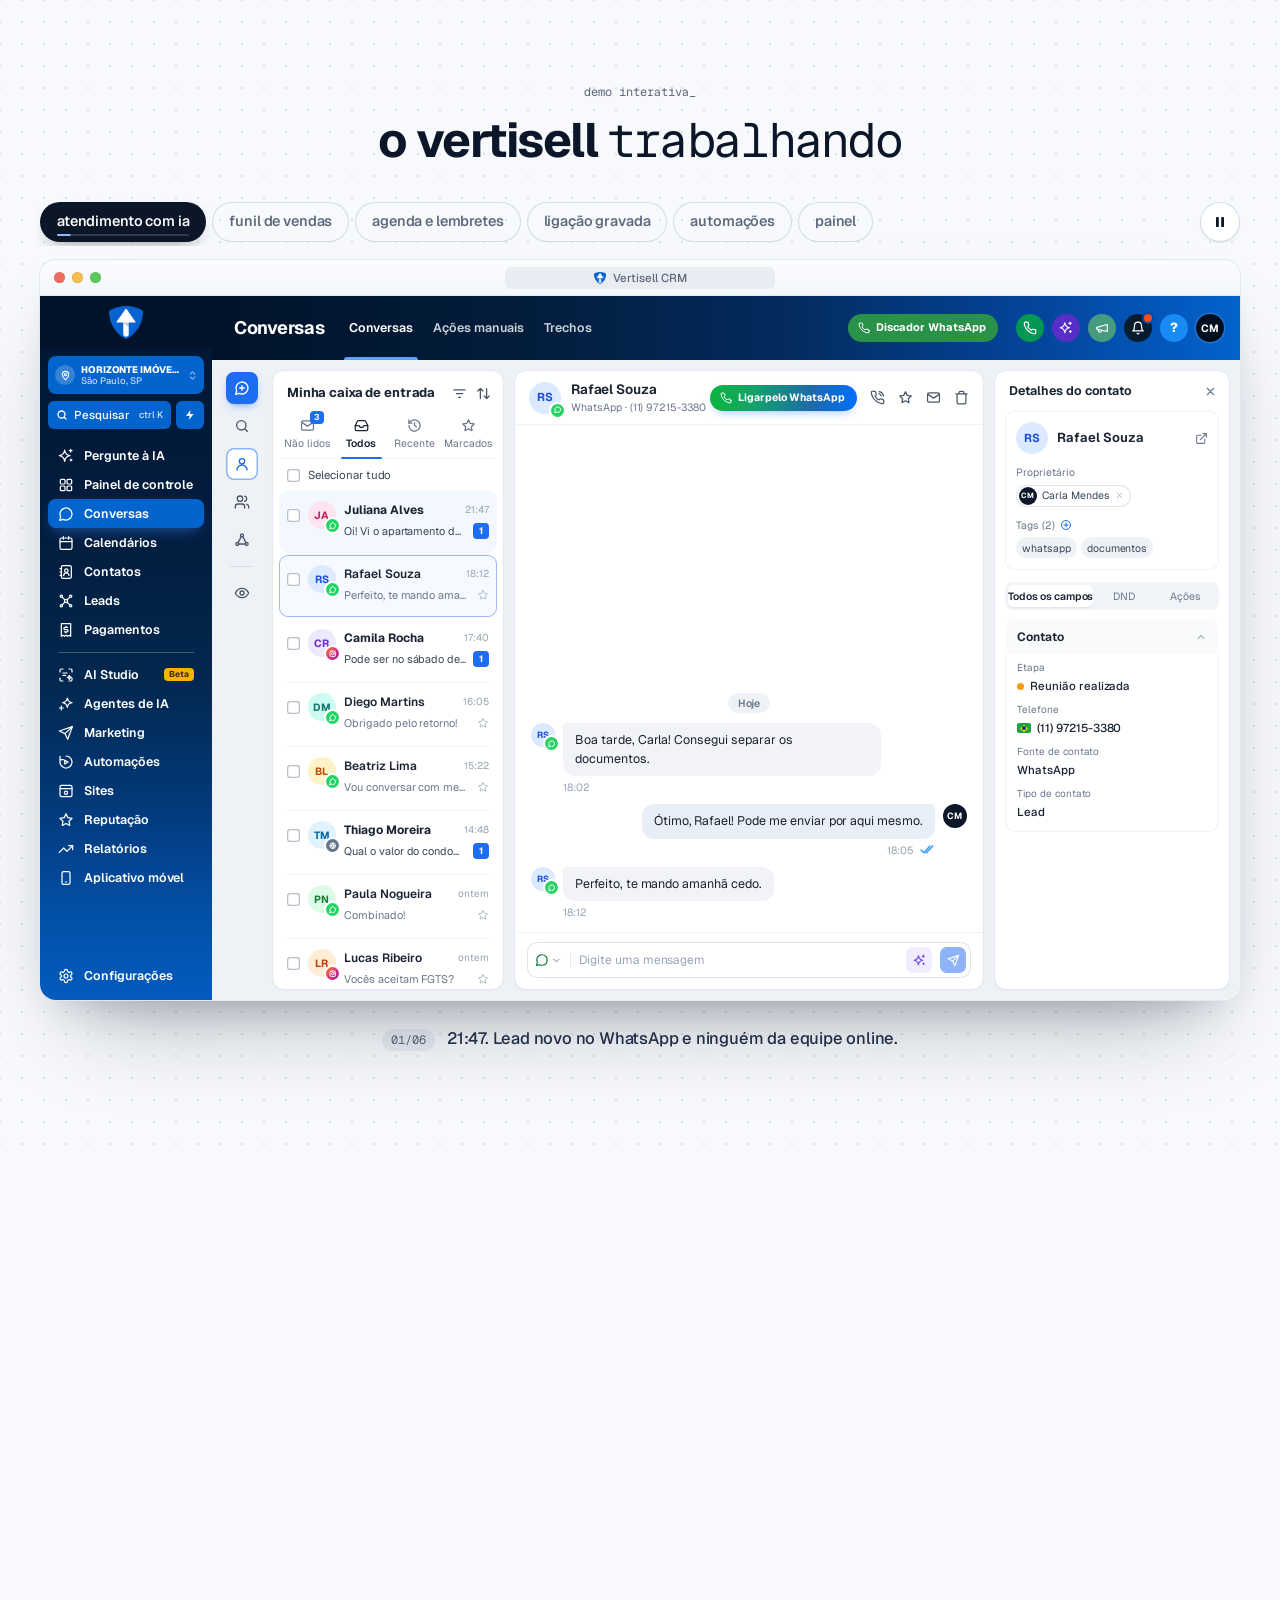
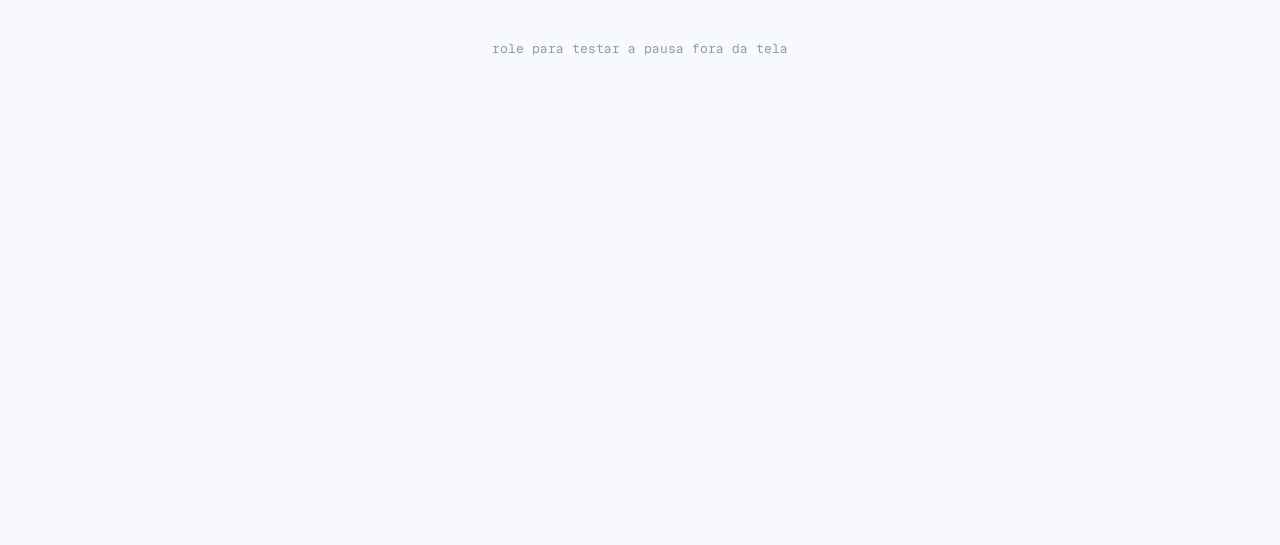
<file: dev/demo.html>
<!doctype html>
<html lang="pt-BR">
<head>
<meta charset="utf-8">
<meta name="viewport" content="width=device-width, initial-scale=1">
<title>Vertisell — demo do CRM (sandbox)</title>
<link rel="preconnect" href="https://fonts.googleapis.com"><link rel="preconnect" href="https://fonts.gstatic.com" crossorigin>
<link href="https://fonts.googleapis.com/css2?family=Geist:wght@400;500;600;700;800&family=Geist+Mono:wght@400;500&display=swap" rel="stylesheet">
<link rel="stylesheet" href="../assets/css/base.css">
<link rel="stylesheet" href="../assets/css/demo.css">
<style>
  .sbx-head { text-align: center; margin-bottom: 36px; }
  .sbx-head .label { display: inline-block; margin-bottom: 14px; }
  .sbx-spacer { height: 110vh; display: grid; place-items: center; color: var(--faint); font-family: var(--font-mono); font-size: 13px; }
</style>
</head>
<body>
<main>
  <section class="section section--tight dots" id="demo">
    <div class="container">
      <div class="sbx-head">
        <p class="label">demo interativa</p>
        <h2 class="h2">o vertisell <span class="mono">trabalhando</span></h2>
      </div>
      <div id="crm-demo" class="vd" aria-label="Demonstração interativa do CRM Vertisell"></div>
    </div>
  </section>
  <section class="sbx-spacer" aria-hidden="true">role para testar a pausa fora da tela</section>
</main>
<script src="../assets/js/demo.js" defer></script>
</body>
</html>
</file>
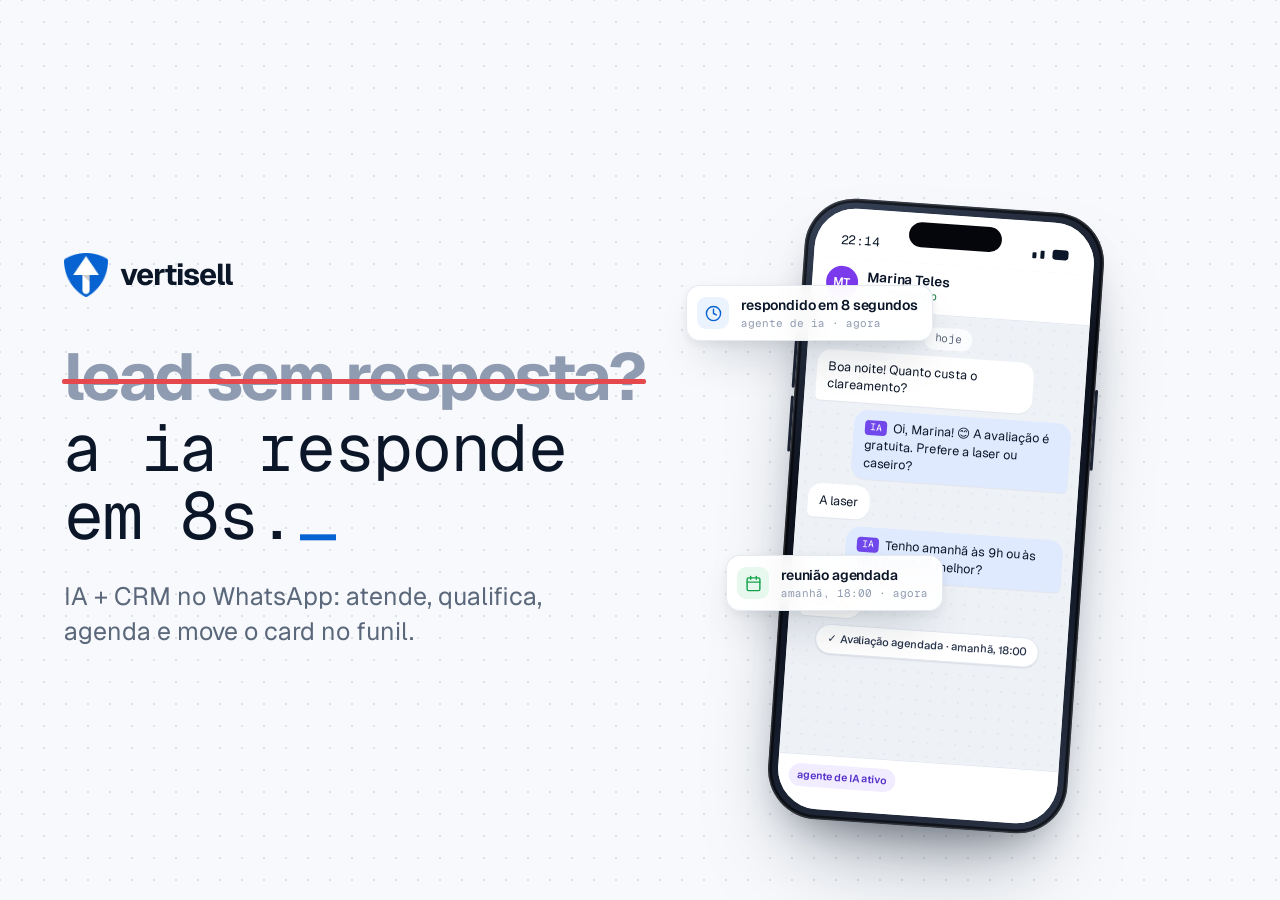
<file: dev/og.html>
<!doctype html>
<html lang="pt-BR">
<head>
<meta charset="utf-8">
<title>OG Vertisell</title>
<link rel="preconnect" href="https://fonts.googleapis.com"><link rel="preconnect" href="https://fonts.gstatic.com" crossorigin>
<link href="https://fonts.googleapis.com/css2?family=Geist:wght@400;500;600;700;800&family=Geist+Mono:wght@400;500&display=swap" rel="stylesheet">
<link rel="stylesheet" href="../assets/css/base.css">
<link rel="stylesheet" href="../assets/css/sections.css">
<style>
  html, body { width: 1200px; height: 630px; overflow: hidden; }
  body { position: relative; }
  .og { position: absolute; inset: 0; display: grid; grid-template-columns: 1fr 420px; align-items: center; padding: 0 64px; }
  .og__brand { display: flex; align-items: center; gap: 12px; margin-bottom: 44px; }
  .og__brand img { width: 44px; height: auto; }
  .og__brand span { font-weight: 700; font-size: 30px; letter-spacing: -.035em; }
  .og h1 { font-size: 66px; letter-spacing: -.04em; line-height: 1.02; }
  .og h1 .strike { position: relative; color: var(--faint); display: inline-block; }
  .og h1 .strike::after { content: ""; position: absolute; left: -2px; right: -2px; top: 54%; height: 5px; border-radius: 2px; background: var(--red); }
  .og h1 .mono { display: block; margin-top: 4px; color: var(--ink); }
  .og h1 .caret { color: var(--blue); animation: none; }
  .og p { margin-top: 30px; font-size: 25px; line-height: 1.4; color: var(--muted); max-width: 30ch; }
  .og__visual { position: relative; height: 630px; }
  .og__visual .phone { position: absolute; top: 70px; left: 70px; width: 300px; transform: rotate(4deg); }
  .og__visual .toast { position: absolute; z-index: 3; }
  .t1 { left: -30px; top: 150px; }
  .t2 { left: 10px; top: 420px; }
  .app__thread { justify-content: flex-start; }
</style>
</head>
<body class="dots">
  <div class="og">
    <div>
      <div class="og__brand"><img src="../assets/img/vertisell-shield.webp" alt=""><span>vertisell</span></div>
      <h1><span class="strike">lead sem resposta?</span><span class="mono">a ia responde em 8s.<span class="caret"></span></span></h1>
      <p>IA + CRM no WhatsApp: atende, qualifica, agenda e move o card no funil.</p>
    </div>
    <div class="og__visual">
      <div class="phone">
        <div class="phone__frame"><div class="phone__island"></div>
          <div class="phone__screen">
            <div class="app">
              <div class="app__status"><span class="mono">22:14</span><span class="app__status-icons"><i></i><i></i><i></i></span></div>
              <div class="app__bar">
                <span class="avatar" style="--c:#7c3aed">MT</span>
                <span class="app__who"><strong>Marina Teles</strong><small>via WhatsApp</small></span>
              </div>
              <div class="app__thread">
                <div class="day mono">hoje</div>
                <div class="msg msg--in">Boa noite! Quanto custa o clareamento?</div>
                <div class="msg msg--out msg--ai"><span class="msg__ai">IA</span>Oi, Marina! 😊 A avaliação é gratuita. Prefere a laser ou caseiro?</div>
                <div class="msg msg--in">A laser</div>
                <div class="msg msg--out msg--ai"><span class="msg__ai">IA</span>Tenho amanhã às 9h ou às 18h. Qual fica melhor?</div>
                <div class="msg msg--in">18h 🙏</div>
                <div class="sys">✓ Avaliação agendada · amanhã, 18:00</div>
              </div>
              <div class="app__composer"><span class="app__ai-toggle">agente de IA ativo</span></div>
            </div>
          </div>
        </div>
      </div>
      <div class="toast t1"><span class="toast__icon"><svg viewBox="0 0 24 24" width="17" height="17" fill="none" stroke="currentColor" stroke-width="2" stroke-linecap="round"><circle cx="12" cy="12" r="10"/><path d="M12 6v6l4 2"/></svg></span><span><span class="toast__title">respondido em 8 segundos</span><span class="toast__meta">agente de ia · agora</span></span></div>
      <div class="toast t2"><span class="toast__icon toast__icon--green"><svg viewBox="0 0 24 24" width="17" height="17" fill="none" stroke="currentColor" stroke-width="2" stroke-linecap="round"><rect width="18" height="18" x="3" y="4" rx="2"/><path d="M16 2v4M8 2v4M3 10h18"/></svg></span><span><span class="toast__title">reunião agendada</span><span class="toast__meta">amanhã, 18:00 · agora</span></span></div>
    </div>
  </div>
</body>
</html>
</file>
<file: assets/css/base.css>
/* =========================================================================
   Vertisell — base: tokens, reset, tipografia, layout e componentes comuns
   Linguagem visual inspirada no doti.gg (papel claro com grade de pontos,
   títulos bold em minúsculas + linha mono "digitada"), nas cores Vertisell.
   ========================================================================= */

:root {
  color-scheme: light;

  /* papel e superfícies */
  --paper: #f7f9fc;
  --paper-2: #eef2f7;
  --surface: #ffffff;
  --surface-2: #f9fbfd;

  /* texto */
  --ink: #0b1628;
  --ink-2: #26324a;
  --muted: #5b677a;
  --faint: #8f9bb0;

  /* linhas */
  --line: #e3e8f0;
  --line-2: #d4dce8;
  --pill: #e8edf4;

  /* marca */
  --blue: #0763d1;          /* escudo Vertisell */
  --blue-600: #0a58bd;
  --blue-700: #084aa0;
  --blue-50: #ebf3ff;
  --blue-100: #d7e7ff;
  --navy: #061530;          /* barra superior do CRM */
  --navy-2: #0b2554;

  /* sinais */
  --green: #15a34a;         /* venda, sucesso */
  --green-50: #e7f8ee;
  --wa: #25d366;            /* WhatsApp */
  --wa-ink: #0d7a3e;
  --purple: #7047eb;        /* IA */
  --purple-50: #f1ecff;
  --red: #e5484d;           /* dor */
  --red-50: #fdecec;
  --amber: #e89a0c;

  /* forma */
  --r-xs: 6px;
  --r-s: 10px;
  --r-m: 16px;
  --r-l: 22px;
  --r-xl: 28px;
  --r-pill: 999px;

  --shadow-1: 0 1px 2px rgba(11, 22, 40, .06), 0 1px 1px rgba(11, 22, 40, .03);
  --shadow-2: 0 14px 34px -14px rgba(11, 22, 40, .20), 0 2px 6px rgba(11, 22, 40, .05);
  --shadow-float: 0 22px 48px -18px rgba(11, 22, 40, .30), 0 4px 12px rgba(11, 22, 40, .07);

  /* tipo */
  --font-sans: "Geist", ui-sans-serif, system-ui, -apple-system, "Segoe UI", Roboto, sans-serif;
  --font-mono: "Geist Mono", ui-monospace, "SFMono-Regular", Menlo, Consolas, monospace;

  --fs-h1: clamp(2.5rem, 1.35rem + 4.6vw, 4.5rem);      /* 40 → 72 */
  --fs-h2: clamp(2rem, 1.45rem + 2.3vw, 3rem);          /* 32 → 48 */
  --fs-h3: clamp(1.25rem, 1.1rem + .6vw, 1.5rem);       /* 20 → 24 */
  --fs-lead: clamp(1.0625rem, 1rem + .3vw, 1.1875rem);  /* 17 → 19 */
  --fs-body: 1.0625rem;                                 /* 17 */
  --fs-small: .875rem;                                  /* 14 */
  --fs-micro: .75rem;                                   /* 12 */

  /* layout */
  --container: 1200px;
  --gutter: clamp(16px, 4vw, 40px);
  --section-y: clamp(80px, 9vw, 140px);
  --nav-h: 64px;

  --ease-out: cubic-bezier(.22, 1, .36, 1);
  --ease-in-out: cubic-bezier(.65, 0, .35, 1);
}

/* ------------------------------------------------------------------ reset */
*, *::before, *::after { box-sizing: border-box; }
* { margin: 0; }
html { -webkit-text-size-adjust: 100%; scroll-behavior: smooth; scroll-padding-top: calc(var(--nav-h) + 24px); }
body {
  min-height: 100vh;
  background: var(--paper);
  color: var(--ink);
  font-family: var(--font-sans);
  font-size: var(--fs-body);
  line-height: 1.6;
  font-feature-settings: "ss01", "cv11";
  -webkit-font-smoothing: antialiased;
  -moz-osx-font-smoothing: grayscale;
  text-rendering: optimizeLegibility;
  overflow-x: hidden;
}
img, svg, video, canvas { display: block; max-width: 100%; }
img { height: auto; }
button, input, select, textarea { font: inherit; color: inherit; }
button { cursor: pointer; background: none; border: 0; padding: 0; }
a { color: inherit; text-decoration: none; }
ul, ol { list-style: none; padding: 0; }
h1, h2, h3, h4 { font-weight: 700; line-height: 1.05; text-wrap: balance; }
p { text-wrap: pretty; }
::selection { background: var(--blue-100); color: var(--ink); }

:focus-visible {
  outline: 2px solid var(--blue);
  outline-offset: 3px;
  border-radius: 6px;
}

.sr-only {
  position: absolute !important; width: 1px; height: 1px; padding: 0; margin: -1px;
  overflow: hidden; clip: rect(0 0 0 0); white-space: nowrap; border: 0;
}

.skip-link {
  position: fixed; left: 16px; top: -60px; z-index: 200;
  background: var(--ink); color: #fff; padding: 10px 16px; border-radius: var(--r-pill);
  font-size: var(--fs-small); font-weight: 600; transition: top .2s var(--ease-out);
}
.skip-link:focus { top: 12px; }

/* ----------------------------------------------------------------- layout */
.container {
  width: 100%;
  max-width: calc(var(--container) + var(--gutter) * 2);
  margin-inline: auto;
  padding-left: max(var(--gutter), env(safe-area-inset-left, 0px));
  padding-right: max(var(--gutter), env(safe-area-inset-right, 0px));
}
.section { padding-block: var(--section-y); position: relative; }
.section--tint { background: var(--paper-2); }
.section--surface { background: var(--surface); }
.section--tight { padding-block: clamp(56px, 6vw, 88px); }

/* grade de pontos (assinatura doti) */
.dots {
  background-image: radial-gradient(rgba(11, 22, 40, .11) 1px, transparent 1.2px);
  background-size: 22px 22px;
  background-position: -11px -11px;
}
.dots--fade {
  -webkit-mask-image: linear-gradient(to bottom, #000 0%, #000 70%, transparent 100%);
          mask-image: linear-gradient(to bottom, #000 0%, #000 70%, transparent 100%);
}

/* ------------------------------------------------------------- tipografia */
.h1 {
  font-size: var(--fs-h1);
  letter-spacing: -.038em;
  line-height: 1.0;
  font-weight: 700;
}
.h2 {
  font-size: var(--fs-h2);
  letter-spacing: -.032em;
  line-height: 1.04;
  font-weight: 700;
}
.h3 {
  font-size: var(--fs-h3);
  letter-spacing: -.018em;
  line-height: 1.2;
  font-weight: 650;
}
.mono { font-family: var(--font-mono); font-weight: 400; letter-spacing: -.02em; }
.h1 .mono, .h2 .mono { letter-spacing: -.045em; font-weight: 400; }

.lead {
  font-size: var(--fs-lead);
  line-height: 1.6;
  color: var(--muted);
  max-width: 60ch;
}
.muted { color: var(--muted); }
.small { font-size: var(--fs-small); }
.micro { font-size: var(--fs-micro); }

/* rótulo mono com cursor "_" (usado com parcimônia) */
.label {
  font-family: var(--font-mono);
  font-size: var(--fs-micro);
  color: var(--muted);
  letter-spacing: 0;
}
.label::after { content: "_"; }

/* cursor piscando */
.caret {
  display: inline-block;
  width: .55em;
  height: .09em;
  margin-left: .06em;
  background: currentColor;
  vertical-align: baseline;
  transform: translateY(.02em);
  animation: caret 1.05s steps(1) infinite;
}
@keyframes caret { 50% { opacity: 0; } }

/* cabeçalho de seção */
.section-head { max-width: 760px; margin-bottom: clamp(40px, 5vw, 64px); }
.section-head .lead { margin-top: 18px; }
.section-head--center { margin-inline: auto; text-align: center; }
.section-head--center .lead { margin-inline: auto; }

/* ---------------------------------------------------------------- botões */
.btn {
  --btn-bg: var(--pill);
  --btn-fg: var(--ink);
  display: inline-flex;
  align-items: center;
  justify-content: center;
  gap: 10px;
  min-height: 48px;
  padding: 0 24px;
  border-radius: var(--r-pill);
  background: var(--btn-bg);
  color: var(--btn-fg);
  font-weight: 600;
  font-size: 1rem;
  letter-spacing: -.01em;
  white-space: nowrap;
  transition: background-color .2s var(--ease-out), color .2s var(--ease-out), box-shadow .2s var(--ease-out), transform .2s var(--ease-out);
}
.btn:hover { --btn-bg: var(--line-2); }
.btn:active { transform: translateY(1px); }
.btn--primary { --btn-bg: var(--blue); --btn-fg: #fff; box-shadow: 0 8px 22px -10px rgba(7, 99, 209, .65); }
.btn--primary:hover { --btn-bg: var(--blue-600); }
.btn--ghost { --btn-bg: transparent; box-shadow: inset 0 0 0 1px var(--line-2); }
.btn--ghost:hover { --btn-bg: var(--surface); }
.btn--wa { --btn-bg: var(--wa); --btn-fg: #05361c; }
.btn--wa:hover { --btn-bg: #1fc25c; }
.btn--dark { --btn-bg: var(--ink); --btn-fg: #fff; }
.btn--dark:hover { --btn-bg: var(--ink-2); }
.btn--sm { min-height: 38px; padding: 0 16px; font-size: .875rem; }
.btn--lg { min-height: 56px; padding: 0 30px; font-size: 1.0625rem; }
.btn svg { width: 18px; height: 18px; flex: none; }

/* pílulas e tags */
.pill {
  display: inline-flex; align-items: center; gap: 8px;
  padding: 6px 12px;
  border-radius: var(--r-pill);
  background: var(--pill);
  font-size: var(--fs-small);
  font-weight: 500;
  color: var(--ink-2);
}
.tag {
  display: inline-flex; align-items: center; gap: 6px;
  padding: 3px 9px;
  border-radius: var(--r-pill);
  font-family: var(--font-mono);
  font-size: var(--fs-micro);
  line-height: 1.5;
  background: var(--blue-50);
  color: var(--blue-700);
  white-space: nowrap;
}
.tag--green { background: var(--green-50); color: #0f7a37; }
.tag--purple { background: var(--purple-50); color: #5631c9; }
.tag--red { background: var(--red-50); color: #b42328; }
.tag--dark { background: var(--ink); color: #fff; }

/* cartão base */
.card {
  background: var(--surface);
  border: 1px solid var(--line);
  border-radius: var(--r-l);
  box-shadow: var(--shadow-1);
}

/* toast flutuante (notificação) */
.toast {
  display: flex; align-items: center; gap: 12px;
  padding: 10px 14px 10px 10px;
  background: rgba(255, 255, 255, .94);
  -webkit-backdrop-filter: blur(10px);
          backdrop-filter: blur(10px);
  border: 1px solid rgba(227, 232, 240, .9);
  border-radius: 14px;
  box-shadow: var(--shadow-float);
  font-size: .875rem;
  line-height: 1.3;
  color: var(--ink);
  white-space: nowrap;
}
.toast__icon {
  width: 32px; height: 32px; flex: none;
  display: grid; place-items: center;
  border-radius: 9px;
  background: var(--blue-50); color: var(--blue);
}
.toast__icon svg { width: 17px; height: 17px; }
.toast > span:not(.toast__icon) { display: grid; }
.toast__title { font-weight: 600; letter-spacing: -.01em; }
.toast__meta { font-family: var(--font-mono); font-size: .6875rem; color: var(--faint); margin-top: 2px; }

/* estrelas */
.stars { display: inline-flex; gap: 2px; color: #f5a524; }
.stars svg { width: 16px; height: 16px; }

/* utilidades de grade */
.grid { display: grid; gap: clamp(16px, 2vw, 24px); }
.split {
  display: grid;
  grid-template-columns: minmax(0, 1fr) minmax(0, 1fr);
  gap: clamp(32px, 5vw, 80px);
  align-items: center;
}
@media (max-width: 900px) {
  .split { grid-template-columns: minmax(0, 1fr); }
}

/* revelação suave (um único momento por seção, só se houver movimento) */
.reveal { opacity: 0; transform: translateY(14px); transition: opacity .7s var(--ease-out), transform .7s var(--ease-out); }
.reveal.is-in { opacity: 1; transform: none; }

@media (prefers-reduced-motion: reduce) {
  html { scroll-behavior: auto; }
  *, *::before, *::after { animation-duration: .001ms !important; animation-iteration-count: 1 !important; transition-duration: .001ms !important; }
  .reveal { opacity: 1; transform: none; }
  .caret { animation: none; }
}
</file>
<file: assets/css/sections.css>
/* =========================================================================
   Vertisell — seções da landing page
   ========================================================================= */

/* ------------------------------------------------------------ topo fixo */
.topbar { position: sticky; top: env(safe-area-inset-top, 0px); z-index: 60; }

.announce {
  display: flex; align-items: center; justify-content: center; gap: 12px;
  min-height: 40px;
  padding-block: 6px;
  padding-left: max(var(--gutter), env(safe-area-inset-left, 0px));
  padding-right: max(var(--gutter), env(safe-area-inset-right, 0px));
  background: var(--blue-50);
  color: var(--ink-2);
  font-size: .875rem;
  font-weight: 500;
  text-align: center;
}
.announce__tag {
  padding: 2px 9px; border-radius: var(--r-pill);
  background: var(--blue); color: #fff;
  font-family: var(--font-mono); font-size: .6875rem; line-height: 1.6;
}
.announce__cta {
  padding: 4px 12px; border-radius: var(--r-pill);
  background: var(--surface); box-shadow: inset 0 0 0 1px var(--blue-100);
  font-size: .8125rem; font-weight: 600; color: var(--ink);
  transition: box-shadow .2s var(--ease-out);
}
.announce:hover .announce__cta { box-shadow: inset 0 0 0 1px var(--blue); }

.nav {
  background: rgba(247, 249, 252, .82);
  -webkit-backdrop-filter: saturate(160%) blur(14px);
          backdrop-filter: saturate(160%) blur(14px);
  border-bottom: 1px solid transparent;
  transition: border-color .25s var(--ease-out), background-color .25s var(--ease-out);
}
.nav.is-scrolled { border-bottom-color: var(--line); background: rgba(247, 249, 252, .92); }
.nav__inner { display: flex; align-items: center; gap: 28px; height: var(--nav-h); }
.brand { display: inline-flex; align-items: center; gap: 10px; }
.brand img { width: 30px; height: auto; }
.brand__name { font-weight: 700; font-size: 1.1875rem; letter-spacing: -.035em; color: var(--ink); }
.nav__links { display: flex; gap: 26px; margin-left: auto; }
.nav__links a { font-size: .875rem; color: var(--muted); transition: color .2s; }
.nav__links a:hover { color: var(--ink); }
.nav__cta { margin-left: 4px; }
.nav__toggle { display: none; margin-left: auto; width: 44px; height: 44px; border-radius: 12px; place-items: center; color: var(--ink); }
.nav__toggle:hover { background: var(--pill); }
.nav__mobile {
  display: grid; gap: 4px;
  padding-block: 8px 20px;
  padding-left: max(var(--gutter), env(safe-area-inset-left, 0px));
  padding-right: max(var(--gutter), env(safe-area-inset-right, 0px));
  border-bottom: 1px solid var(--line);
  background: var(--paper);
}
.nav__mobile[hidden] { display: none; }
.nav__mobile a:not(.btn) { padding: 12px 4px; font-size: 1.0625rem; font-weight: 500; border-bottom: 1px solid var(--line); }
.nav__mobile .btn { margin-top: 12px; }

@media (max-width: 980px) {
  .nav__links, .nav__cta { display: none; }
  .nav__toggle { display: grid; }
}
@media (max-width: 640px) {
  .announce { font-size: .8125rem; gap: 8px; }
  .announce__text { text-align: left; }
  .announce__cta { display: none; }
}

/* ----------------------------------------------------------------- hero */
.hero { padding-top: clamp(40px, 6vw, 84px); padding-bottom: clamp(72px, 8vw, 120px); overflow: clip; }
.hero__grid {
  display: grid;
  grid-template-columns: minmax(0, 1.35fr) minmax(0, .65fr);
  gap: clamp(32px, 4vw, 64px);
  align-items: center;
  min-height: min(660px, calc(100svh - 150px));
}
.hero__copy { position: relative; z-index: 2; }
.hero__title { margin-bottom: 26px; font-size: clamp(2.375rem, 1rem + 3.9vw, 4rem); }
.rotator { display: block; }
.rotator__pain, .rotator__fix { display: block; }
.rotator__pain-text {
  position: relative;
  display: inline-block;
  transition: opacity .45s var(--ease-out), transform .45s var(--ease-out), color .5s var(--ease-out);
}
.rotator__pain-text::after {
  content: "";
  position: absolute; left: -.04em; right: -.04em; top: 54%;
  height: .075em; border-radius: 2px;
  background: var(--red);
  transform: scaleX(0); transform-origin: left center;
  transition: transform .55s var(--ease-in-out);
}
.rotator__pain-text.is-struck { color: var(--faint); }
.rotator__pain-text.is-struck::after { transform: scaleX(1); }
.rotator__pain-text.is-out { opacity: 0; transform: translateY(-.28em); }
.rotator__pain-text.is-enter { opacity: 0; transform: translateY(.28em); transition: none; }
.rotator__fix { color: var(--ink); margin-top: .06em; }
.rotator__fix .caret { color: var(--blue); }

.hero__sub { margin-bottom: 34px; }
.hero__ctas { display: flex; flex-wrap: wrap; gap: 12px; }
.hero__trust {
  display: inline-flex; align-items: center; gap: 12px;
  margin-top: 34px;
  font-size: .875rem; color: var(--muted);
  transition: color .2s;
}
.hero__trust:hover { color: var(--ink); }
.hero__trust-badges { display: inline-flex; align-items: center; }
.hero__trust-badges { gap: 6px; flex: none; }
.hero__trust-badges img { height: 40px; width: auto; filter: drop-shadow(0 1px 1px rgba(11,22,40,.12)); }

.hero__visual {
  position: relative;
  display: grid; place-items: center;
  min-height: 640px;
}
.hero__glow {
  position: absolute; inset: 6% 2% 4% 8%;
  border-radius: 50%;
  background:
    radial-gradient(closest-side, rgba(7, 99, 209, .16), rgba(7, 99, 209, 0) 70%),
    radial-gradient(closest-side at 70% 70%, rgba(37, 211, 102, .12), rgba(37, 211, 102, 0) 70%);
  filter: blur(4px);
}

/* ---------------------------------------------------------------- phone */
.phone { position: relative; width: 300px; aspect-ratio: 300 / 622; flex: none; }
.phone__frame {
  position: absolute; inset: 0;
  padding: 10px;
  border-radius: 50px;
  background: linear-gradient(150deg, #39445a 0%, #0c111c 38%, #151c2b 70%, #2c3547 100%);
  box-shadow:
    inset 0 0 0 1.5px rgba(255, 255, 255, .14),
    inset 0 0 0 4px rgba(0, 0, 0, .55),
    0 50px 90px -40px rgba(11, 22, 40, .55),
    0 22px 40px -22px rgba(11, 22, 40, .40);
}
.phone__frame::before, .phone__frame::after {
  content: ""; position: absolute; width: 3px; border-radius: 2px; background: #1b2232;
}
.phone__frame::before { left: -3px; top: 22%; height: 9%; box-shadow: 0 64px 0 #1b2232; }
.phone__frame::after { right: -3px; top: 28%; height: 13%; }
.phone__island {
  position: absolute; z-index: 5; top: 19px; left: 50%;
  width: 31%; height: 25px; border-radius: 20px;
  background: #04060b;
  transform: translateX(-50%);
}
.phone__screen {
  position: relative; height: 100%;
  border-radius: 41px;
  overflow: hidden;
  background: #eef2f7;
  isolation: isolate;
}
.phone--hero {
  transform: perspective(1900px) rotateY(-14deg) rotateX(5deg) rotateZ(1.2deg);
  transform-style: preserve-3d;
  z-index: 1;
}

/* app (tela do celular) */
.app { display: flex; flex-direction: column; height: 100%; font-size: 12.5px; color: var(--ink); }
.app__status {
  display: flex; justify-content: space-between; align-items: center;
  height: 50px; padding: 14px 26px 0;
  background: var(--surface);
  font-size: 12.5px; font-weight: 600;
}
.app__status-icons { display: inline-flex; gap: 4px; align-items: flex-end; }
.app__status-icons i { display: block; width: 4px; border-radius: 1px; background: var(--ink); }
.app__status-icons i:nth-child(1) { height: 6px; }
.app__status-icons i:nth-child(2) { height: 8px; }
.app__status-icons i:nth-child(3) { height: 10px; width: 16px; border-radius: 3px; margin-left: 4px; }
.app__bar {
  display: flex; align-items: center; gap: 9px;
  padding: 8px 14px 10px;
  background: var(--surface);
  border-bottom: 1px solid var(--line);
}
.app__back { color: var(--blue); }
.app__who { display: grid; line-height: 1.2; min-width: 0; }
.app__who strong { font-size: 13.5px; font-weight: 600; letter-spacing: -.01em; }
.app__who small { display: inline-flex; align-items: center; gap: 4px; color: var(--wa-ink); font-size: 11px; }
.app__call {
  margin-left: auto; width: 32px; height: 32px; border-radius: 50%;
  display: grid; place-items: center;
  background: var(--green-50); color: var(--wa-ink);
}
.app__thread {
  flex: 1;
  min-height: 0;
  display: flex; flex-direction: column; justify-content: flex-start; gap: 7px;
  padding: 12px 11px;
  overflow: hidden;
  background:
    radial-gradient(rgba(11, 22, 40, .045) 1px, transparent 1.2px) 0 0 / 14px 14px,
    #eef2f7;
}
.app__composer {
  display: grid; gap: 7px;
  padding: 9px 11px 22px;
  background: var(--surface);
  border-top: 1px solid var(--line);
}
.app__ai-toggle {
  justify-self: start;
  display: inline-flex; align-items: center; gap: 5px;
  padding: 3px 9px; border-radius: var(--r-pill);
  background: var(--purple-50); color: #5631c9;
  font-size: 10.5px; font-weight: 600;
}
.app__input {
  padding: 8px 12px; border-radius: var(--r-pill);
  background: #f1f4f8; color: var(--faint);
  font-size: 12px;
}

.avatar {
  --c: var(--blue);
  width: 32px; height: 32px; flex: none;
  display: inline-grid; place-items: center;
  border-radius: 50%;
  background: var(--c);
  color: #fff; font-size: 11.5px; font-weight: 600; letter-spacing: .01em;
}
.avatar--lg { width: 48px; height: 48px; font-size: 15px; }

/* mensagens (usadas no celular e nos mockups) */
.msg {
  position: relative;
  max-width: 84%;
  padding: 8px 11px;
  border-radius: 14px;
  font-size: 12.5px; line-height: 1.42;
  color: var(--ink);
  box-shadow: 0 1px 1px rgba(11, 22, 40, .05);
}
.msg--in { align-self: flex-start; background: var(--surface); border-bottom-left-radius: 5px; }
.msg--out { align-self: flex-end; background: #dfeaff; border-bottom-right-radius: 5px; }
.msg__ai {
  display: inline-flex; align-items: center; gap: 3px;
  margin-right: 6px; padding: 0 5px; border-radius: 4px;
  background: var(--purple); color: #fff;
  font-family: var(--font-mono); font-size: 9.5px; line-height: 1.55; vertical-align: 1px;
}
.msg__time {
  display: inline-flex; align-items: center; gap: 2px;
  float: right; margin: 4px 0 -2px 8px;
  font-family: var(--font-mono); font-size: 9.5px; color: var(--faint);
}
.msg__ticks { display: inline-flex; color: #3b82f6; vertical-align: -2px; margin-left: 2px; }
.msg__ticks svg { width: 14px; height: 14px; }
.msg.is-new { animation: msg-in .42s var(--ease-out) both; }
@keyframes msg-in { from { opacity: 0; transform: translateY(8px) scale(.97); } to { opacity: 1; transform: none; } }

.typing {
  align-self: flex-end;
  display: inline-flex; align-items: center; gap: 6px;
  padding: 7px 10px; border-radius: 14px; border-bottom-right-radius: 5px;
  background: #dfeaff; color: #5631c9;
  font-size: 10.5px; font-weight: 600;
}
.typing--in { align-self: flex-start; background: var(--surface); color: var(--muted); border-radius: 14px; border-bottom-left-radius: 5px; }
.typing i { width: 5px; height: 5px; border-radius: 50%; background: currentColor; opacity: .35; animation: typing 1s infinite; }
.typing i:nth-child(2) { animation-delay: .15s; }
.typing i:nth-child(3) { animation-delay: .3s; }
@keyframes typing { 30% { opacity: 1; transform: translateY(-2px); } 60% { opacity: .35; transform: none; } }

.sys {
  align-self: center;
  display: inline-flex; align-items: center; gap: 6px;
  padding: 5px 11px; border-radius: var(--r-pill);
  background: var(--surface);
  border: 1px solid var(--line);
  color: var(--ink-2);
  font-size: 11px; font-weight: 500;
  box-shadow: var(--shadow-1);
}
.sys svg { color: var(--green); flex: none; }

/* toasts do hero */
.hero__toasts { position: absolute; inset: 0; pointer-events: none; z-index: 3; }
.hero-toast {
  position: absolute;
  opacity: 0;
  transform: translateY(10px) scale(.96);
  transition: opacity .5s var(--ease-out), transform .6s var(--ease-out);
}
.hero-toast.is-on { opacity: 1; transform: none; }
.hero-toast--a { left: -14%; top: 10%; }
.hero-toast--b { right: -3%; top: 27%; }
.hero-toast--c { left: -18%; top: 47%; }
.hero-toast--d { right: -4%; top: 63%; }
.hero-toast--e { left: -8%; bottom: 6%; }
.hero-toast--f { right: 0; top: 2%; }
.toast__icon--purple { background: var(--purple-50); color: var(--purple); }
.toast__icon--green { background: var(--green-50); color: var(--green); }
@media (max-width: 1080px) {
  .hero__grid { grid-template-columns: minmax(0, 1fr); min-height: 0; }
  .hero__visual { min-height: 600px; margin-top: 8px; }
  .hero-toast--a { left: 4%; top: 10%; }
  .hero-toast--b { right: 2%; top: 28%; }
  .hero-toast--c { left: 2%; top: 50%; }
  .hero-toast--d { right: 2%; top: 66%; }
  .hero-toast--e { left: 8%; bottom: 4%; }
  .hero-toast--f { right: 6%; top: 3%; }
}
@media (max-width: 520px) {
  .hero__title { font-size: min(8.2vw, 2.375rem); }
  .hero__ctas .btn { flex: 1 1 100%; }
  .hero__visual { min-height: 540px; }
  .phone--hero { width: 260px; transform: none; }
  .hero-toast { font-size: .78rem; padding: 8px 11px 8px 8px; }
  .hero-toast .toast__icon { width: 28px; height: 28px; }
  .hero-toast--a { left: -2%; top: 8%; }
  .hero-toast--b { right: -3%; top: 26%; }
  .hero-toast--c { left: -3%; top: 48%; }
  .hero-toast--d { right: -3%; top: 66%; }
  .hero-toast--e { left: 4%; bottom: 3%; }
  .hero-toast--f { right: 2%; top: 2%; }
}

/* ----------------------------------------------------------------- selos */
.badges { border-block: 1px solid var(--line); background: var(--surface); padding-block: clamp(36px, 4vw, 52px); }
.badges__inner { display: grid; grid-template-columns: minmax(220px, 280px) minmax(0, 1fr); gap: clamp(24px, 4vw, 56px); align-items: center; }
.badges__title { font-size: 1.375rem; letter-spacing: -.025em; line-height: 1.15; }
.badges__title .mono { letter-spacing: -.04em; font-weight: 400; }
.badges__note { margin-top: 10px; font-size: .8125rem; color: var(--muted); line-height: 1.5; }
.badges__list { display: flex; flex-wrap: wrap; justify-content: space-between; align-items: center; gap: 14px 10px; }
.badges__list img { height: 92px; width: auto; filter: drop-shadow(0 2px 3px rgba(11, 22, 40, .08)); }
@media (max-width: 900px) {
  .badges__inner { grid-template-columns: minmax(0, 1fr); }
  .badges__list {
    flex-wrap: nowrap; justify-content: flex-start; overflow-x: auto;
    scroll-snap-type: x mandatory; padding-bottom: 6px; margin-inline: calc(var(--gutter) * -1); padding-inline: var(--gutter);
    scrollbar-width: none;
  }
  .badges__list::-webkit-scrollbar { display: none; }
  .badges__list li { scroll-snap-align: start; flex: none; }
  .badges__list img { height: 78px; }
}

/* ------------------------------------------------------------------- dor */
.race {
  display: grid;
  grid-template-columns: minmax(0, 1fr) minmax(0, 1fr);
  gap: clamp(16px, 2vw, 24px);
  position: relative;
}
.race__clock { grid-column: 1 / -1; display: flex; align-items: center; gap: 14px; margin-bottom: 4px; }
.race__time { display: none; }
.race__col {
  padding: clamp(22px, 2.6vw, 32px);
  border-radius: var(--r-l);
  border: 1px solid var(--line);
  background: var(--surface);
  box-shadow: var(--shadow-1);
}
.race__col--good { border-color: var(--blue-100); box-shadow: 0 1px 2px rgba(7, 99, 209, .06), 0 24px 48px -32px rgba(7, 99, 209, .45); }
.race__head { display: flex; align-items: center; justify-content: space-between; gap: 12px; margin-bottom: 20px; }
.race__list { display: grid; gap: 4px; counter-reset: none; }
.race__item {
  display: grid; grid-template-columns: 132px minmax(0, 1fr); gap: 14px;
  align-items: baseline;
  padding: 12px 0 12px 30px;
  border-top: 1px solid var(--line);
  position: relative;
  transition: opacity .5s var(--ease-out);
}
.race__item time { font-size: .8125rem; color: var(--muted); }
.race__item p { font-size: 1rem; line-height: 1.45; color: var(--ink-2); }
.race__item::before {
  content: ""; position: absolute; left: 0; top: 13px;
  width: 20px; height: 20px; border-radius: 50%;
  background: var(--pill) no-repeat center / 12px 12px;
  transition: background-color .35s var(--ease-out), transform .45s var(--ease-out);
}
.race__item.is-bad::before { background-image: url("data:image/svg+xml,%3Csvg xmlns='http://www.w3.org/2000/svg' viewBox='0 0 24 24' fill='none' stroke='%23e5484d' stroke-width='3' stroke-linecap='round'%3E%3Cpath d='M18 6 6 18M6 6l12 12'/%3E%3C/svg%3E"); background-color: var(--red-50); }
.race__item.is-good::before { background-image: url("data:image/svg+xml,%3Csvg xmlns='http://www.w3.org/2000/svg' viewBox='0 0 24 24' fill='none' stroke='%23ffffff' stroke-width='3.2' stroke-linecap='round' stroke-linejoin='round'%3E%3Cpath d='M20 6 9 17l-5-5'/%3E%3C/svg%3E"); background-color: var(--blue); }
.race__col--bad .race__item.is-bad p { color: var(--ink-2); }
.race__result {
  display: flex; align-items: center; gap: 10px;
  margin-top: 18px; padding: 14px 18px;
  border-radius: var(--r-m);
  font-weight: 600; font-size: 1.0625rem; letter-spacing: -.01em;
  transition: opacity .5s var(--ease-out), transform .5s var(--ease-out);
}
.race__result--bad { background: var(--red-50); color: #b42328; }
.race__result--good { background: var(--blue); color: #fff; }

/* estado animado (JS adiciona .is-armed e depois .is-on por item) */
.race.is-armed .race__item:not(.is-on) { opacity: .28; }
.race.is-armed .race__item:not(.is-on)::before { background-image: none; background-color: var(--pill); transform: scale(.7); }
.race.is-armed .race__result:not(.is-on) { opacity: 0; transform: translateY(8px); }

@media (max-width: 860px) {
  .race { grid-template-columns: minmax(0, 1fr); }
  .race__item { grid-template-columns: minmax(0, 1fr); gap: 2px; }
}

/* fatos (estilo faixa de números do doti) */
.facts {
  display: grid; grid-template-columns: repeat(3, minmax(0, 1fr));
  margin-top: clamp(40px, 5vw, 64px);
  border-top: 1px solid var(--line);
}
.fact { padding: 28px clamp(16px, 2.4vw, 32px) 0; border-left: 1px solid var(--line); display: grid; gap: 8px; align-content: start; }
.fact:first-child { border-left: 0; padding-left: 0; }
.fact__num { font-size: clamp(2.5rem, 1.9rem + 2.2vw, 3.5rem); line-height: 1; letter-spacing: -.06em; color: var(--ink); }
.fact__text { color: var(--ink-2); font-size: 1rem; line-height: 1.5; max-width: 34ch; }
.fact__src { font-family: var(--font-mono); font-size: .6875rem; color: var(--faint); justify-self: start; }
a.fact__src:hover { color: var(--blue); text-decoration: underline; text-underline-offset: 2px; }
@media (max-width: 760px) {
  .facts { grid-template-columns: minmax(0, 1fr); }
  .fact { border-left: 0; padding-left: 0; padding-bottom: 22px; border-bottom: 1px solid var(--line); }
}

/* ------------------------------------------------------------ processo */
.orbit {
  position: relative;
  width: 100%;
  max-width: 1080px;
  height: 640px;
  margin-inline: auto;
}
.orbit__ring {
  position: absolute; left: 50%; top: 50%;
  width: 72%; height: 78%;
  border-radius: 50%;
  border: 1px dashed var(--line-2);
  transform: translate(-50%, -50%);
}
.orbit__ring--inner { width: 36%; height: 40%; border-style: solid; border-color: var(--line); background: radial-gradient(closest-side, rgba(7, 99, 209, .07), rgba(7, 99, 209, 0)); }
.orbit__runner { position: absolute; inset: 0; pointer-events: none; }
.orbit__runner span {
  position: absolute; left: 0; top: 0;
  width: 12px; height: 12px; margin: -6px 0 0 -6px;
  border-radius: 50%;
  background: var(--blue);
  box-shadow: 0 0 0 5px rgba(7, 99, 209, .16), 0 0 18px 4px rgba(7, 99, 209, .35);
  will-change: transform;
}
.orbit__core {
  position: absolute; left: 50%; top: 50%;
  transform: translate(-50%, -50%);
  display: grid; justify-items: center; gap: 4px;
  text-align: center;
}
.orbit__core img { width: 44px; height: auto; margin-bottom: 6px; }
.orbit__core strong { font-size: 1.125rem; letter-spacing: -.02em; }
.orbit__core .mono { font-size: .8125rem; color: var(--muted); }
.orbit__nodes { position: absolute; inset: 0; }
.orbit__node {
  position: absolute; left: 50%; top: 50%;
  width: 214px;
  display: grid; gap: 3px;
  padding: 13px 15px 14px;
  border-radius: var(--r-m);
  background: var(--surface);
  border: 1px solid var(--line);
  box-shadow: var(--shadow-1);
  transform: translate(-50%, -50%);
  transition: border-color .35s var(--ease-out), box-shadow .35s var(--ease-out), transform .35s var(--ease-out);
  cursor: default;
}
.orbit__node strong { font-size: 1rem; letter-spacing: -.015em; line-height: 1.25; }
.orbit__node > span:last-child { font-size: .8125rem; line-height: 1.4; color: var(--muted); }
.orbit__num { font-size: .6875rem; color: var(--faint); transition: color .3s; }
.orbit__node.is-active {
  border-color: var(--blue);
  box-shadow: 0 0 0 4px rgba(7, 99, 209, .10), var(--shadow-2);
  transform: translate(-50%, -50%) scale(1.04);
}
.orbit__node.is-active .orbit__num { color: var(--blue); }

@media (max-width: 900px) {
  .orbit { height: auto; max-width: 560px; }
  .orbit__ring, .orbit__runner { display: none; }
  .orbit__core {
    position: relative; left: auto; top: auto; transform: none;
    grid-auto-flow: column; justify-content: start; align-items: center; gap: 10px;
    margin-bottom: 18px;
  }
  .orbit__core img { width: 32px; margin: 0; }
  .orbit__nodes { position: relative; inset: auto; display: grid; gap: 10px; padding-left: 26px; }
  .orbit__nodes::before { content: ""; position: absolute; left: 6px; top: 8px; bottom: 8px; width: 2px; background: var(--line); border-radius: 2px; }
  .orbit__node { position: relative; left: auto; top: auto; width: auto; transform: none !important; }
  .orbit__node::before {
    content: ""; position: absolute; left: -26px; top: 18px;
    width: 14px; height: 14px; border-radius: 50%;
    background: var(--surface); border: 2px solid var(--line-2);
    transition: border-color .3s, background-color .3s;
  }
  .orbit__node.is-active::before { background: var(--blue); border-color: var(--blue); }
}

/* ----------------------------------------------------------------- demo */
.demo-sec { background: var(--paper); }
.demo-sec__head { margin-bottom: clamp(28px, 3.5vw, 44px); }

/* ---------------------------------------------------- features (split) */
.feature__copy .tag { margin-bottom: 18px; }
.feature__copy .h2 { margin-bottom: 18px; }
.feature__copy .lead { margin-bottom: 26px; }
.feature--reverse .feature__visual { order: 0; }
.checks { display: grid; gap: 12px; }
.checks li { display: grid; grid-template-columns: 24px minmax(0, 1fr); gap: 12px; align-items: start; color: var(--ink-2); line-height: 1.5; }
.checks svg {
  width: 24px; height: 24px; padding: 5px;
  border-radius: 50%;
  background: var(--blue-50); color: var(--blue);
  margin-top: -1px;
}
.feature__fact {
  margin-top: 26px; padding-top: 18px;
  border-top: 1px solid var(--line);
  font-size: .9375rem; color: var(--muted); line-height: 1.55;
}
.feature__fact:empty { display: none; }
.feature__fact strong { color: var(--ink); font-family: var(--font-mono); font-weight: 500; letter-spacing: -.03em; }
.feature__fact small { display: block; margin-top: 6px; font-family: var(--font-mono); font-size: .6875rem; color: var(--faint); }
.feature__visual { position: relative; }

@media (max-width: 900px) {
  .feature--reverse .feature__visual { order: 2; }
}

/* mockup de ligação */
.callmock {
  max-width: 520px; margin-inline: auto;
  border-radius: var(--r-xl);
  background: var(--surface);
  border: 1px solid var(--line);
  box-shadow: var(--shadow-float);
  overflow: hidden;
}
.callmock__head {
  display: flex; align-items: center; gap: 12px;
  padding: 16px 18px;
  border-bottom: 1px solid var(--line);
}
.callmock__who { display: grid; line-height: 1.25; min-width: 0; }
.callmock__who strong { font-size: .9375rem; letter-spacing: -.01em; }
.callmock__who small { font-size: .75rem; color: var(--muted); }
.callmock__btn {
  margin-left: auto;
  display: inline-flex; align-items: center; gap: 6px;
  padding: 7px 12px; border-radius: var(--r-pill);
  background: var(--wa); color: #05361c;
  font-size: .75rem; font-weight: 600; white-space: nowrap;
  transition: transform .2s var(--ease-out), box-shadow .3s var(--ease-out);
}
.callmock__btn.is-press { transform: scale(.94); box-shadow: 0 0 0 6px rgba(37, 211, 102, .22); }
.callmock__thread {
  position: relative;
  display: flex; flex-direction: column; gap: 10px;
  padding: 20px 18px 22px;
  min-height: 360px;
  background: radial-gradient(rgba(11, 22, 40, .045) 1px, transparent 1.2px) 0 0 / 16px 16px, #f3f6fa;
}
.callmock .msg, .fumock .msg { font-size: .875rem; }
.calling {
  position: absolute; left: 18px; right: 18px; top: 118px;
  display: flex; align-items: center; gap: 14px;
  padding: 16px 18px;
  border-radius: var(--r-l);
  background: var(--navy);
  color: #fff;
  box-shadow: var(--shadow-float);
  opacity: 0; transform: translateY(10px) scale(.97);
  transition: opacity .4s var(--ease-out), transform .45s var(--ease-out);
  pointer-events: none;
}
.calling.is-on { opacity: 1; transform: none; }
.calling div { display: grid; line-height: 1.3; }
.calling strong { font-size: .9375rem; }
.calling .mono { font-size: .8125rem; color: #9fb7da; }
.calling__end {
  margin-left: auto; width: 40px; height: 40px; border-radius: 50%;
  display: grid; place-items: center;
  background: var(--red); color: #fff;
}
.calling__end svg { transform: rotate(135deg); }
.calling .avatar--lg { box-shadow: 0 0 0 0 rgba(37, 211, 102, .5); animation: ring 1.4s var(--ease-out) infinite; }
@keyframes ring { 0% { box-shadow: 0 0 0 0 rgba(37, 211, 102, .45); } 100% { box-shadow: 0 0 0 16px rgba(37, 211, 102, 0); } }

.callcard {
  align-self: stretch;
  padding: 14px;
  border-radius: var(--r-m);
  background: var(--surface);
  border: 1px solid var(--line);
  box-shadow: var(--shadow-1);
  transition: opacity .5s var(--ease-out), transform .5s var(--ease-out);
}
.callcard__top { display: flex; align-items: center; gap: 10px; margin-bottom: 12px; }
.callcard__top > span:nth-child(2) { display: grid; line-height: 1.3; min-width: 0; }
.callcard__top strong { font-size: .875rem; }
.callcard__top small { font-size: .71875rem; color: var(--muted); }
.callcard__top .tag { margin-left: auto; }
.callcard__icon { width: 34px; height: 34px; border-radius: 10px; display: grid; place-items: center; background: var(--green-50); color: var(--wa-ink); flex: none; }
.player { display: flex; align-items: center; gap: 10px; padding: 8px 10px; border-radius: 12px; background: #f3f6fa; }
.player__play { width: 32px; height: 32px; border-radius: 50%; display: grid; place-items: center; background: var(--blue); color: #fff; flex: none; }
.player__play svg { margin-left: 2px; }
.player__wave { flex: 1; height: 30px; display: flex; align-items: center; gap: 2px; min-width: 0; }
.player__wave i { flex: 1; min-width: 2px; border-radius: 2px; background: var(--line-2); transition: background-color .2s; }
.player__wave i.is-played { background: var(--blue); }
.player__time { font-size: .6875rem; color: var(--muted); white-space: nowrap; }
.player__speed { font-size: .6875rem; padding: 2px 6px; border-radius: 6px; background: var(--surface); border: 1px solid var(--line); }
.player__dl { color: var(--muted); flex: none; }
.callmock .sys, .fumock .sys { font-size: .75rem; }
[data-callmock].is-armed .callcard, [data-callmock].is-armed [data-call-saved] { opacity: 0; transform: translateY(10px); }
[data-callmock].is-armed .callcard.is-on, [data-callmock].is-armed [data-call-saved].is-on { opacity: 1; transform: none; }
[data-call-saved] { transition: opacity .5s var(--ease-out), transform .5s var(--ease-out); }
@media (max-width: 520px) {
  .player__speed, .player__dl { display: none; }
  .callmock__btn { padding: 7px 10px; }
  .callcard__top .tag { display: none; }
}

/* mockup de follow-up */
.fumock {
  max-width: 500px; margin-inline: auto;
  border-radius: var(--r-xl);
  background: var(--surface);
  border: 1px solid var(--line);
  box-shadow: var(--shadow-float);
  overflow: hidden;
}
.fumock__head { display: flex; align-items: center; gap: 12px; padding: 16px 18px; border-bottom: 1px solid var(--line); }
.fumock__head > span:nth-child(2) { display: grid; line-height: 1.25; }
.fumock__head strong { font-size: .9375rem; }
.fumock__head small { font-size: .75rem; color: var(--muted); }
.fumock__head .tag { margin-left: auto; }
.fumock__thread {
  display: flex; flex-direction: column; gap: 9px;
  padding: 18px 18px 22px;
  background: radial-gradient(rgba(11, 22, 40, .045) 1px, transparent 1.2px) 0 0 / 16px 16px, #f3f6fa;
}
.day { align-self: center; font-size: .6875rem; color: var(--muted); padding: 2px 10px; border-radius: var(--r-pill); background: rgba(255, 255, 255, .8); }
.silence { align-self: flex-end; font-size: .6875rem; color: var(--faint); padding-right: 4px; }
.silence::before { content: "· · · "; }
[data-fumock].is-armed [data-fu] { opacity: 0; transform: translateY(8px); }
[data-fumock] [data-fu] { transition: opacity .45s var(--ease-out), transform .45s var(--ease-out); }
[data-fumock].is-armed [data-fu].is-on { opacity: 1; transform: none; }

/* --------------------------------------------------------- omnichannel */
.omni__stage {
  display: grid;
  grid-template-columns: minmax(180px, 230px) minmax(80px, 1fr) minmax(300px, 460px);
  align-items: center;
  gap: 0;
  min-height: 420px;
}
.omni__channels { display: grid; gap: 12px; position: relative; z-index: 1; }
.omni__channels li {
  --c: var(--blue);
  display: flex; align-items: center; gap: 12px;
  padding: 10px 16px 10px 10px;
  border-radius: 14px;
  background: var(--surface);
  border: 1px solid var(--line);
  box-shadow: var(--shadow-1);
  font-weight: 600; font-size: .9375rem; letter-spacing: -.01em;
  transition: border-color .3s var(--ease-out), box-shadow .3s var(--ease-out), transform .3s var(--ease-out);
}
.omni__channels svg {
  width: 34px; height: 34px; padding: 8px; flex: none;
  border-radius: 10px;
  color: var(--c);
  background: color-mix(in srgb, var(--c) 12%, white);
}
.omni__channels li.is-ping { border-color: var(--c); box-shadow: 0 0 0 4px color-mix(in srgb, var(--c) 14%, transparent), var(--shadow-1); transform: translateX(4px); }
.omni__wirebox { position: relative; align-self: stretch; min-height: 200px; }
.omni__wires { position: absolute; inset: 0; width: 100%; height: 100%; overflow: visible; }
.omni__wires path { fill: none; stroke: var(--line-2); stroke-width: 1.5; stroke-dasharray: 3 5; }
.omni__wires circle { fill: var(--blue); }
.omni__inbox {
  border-radius: var(--r-xl);
  background: var(--surface);
  border: 1px solid var(--line);
  box-shadow: var(--shadow-float);
  overflow: hidden;
  position: relative; z-index: 1;
}
.omni__inbox-head { display: flex; align-items: center; gap: 10px; padding: 16px 18px; border-bottom: 1px solid var(--line); }
.omni__inbox-head .tag { margin-left: auto; }
.omni__list { display: grid; padding: 6px 8px 10px; min-height: 352px; align-content: start; }
.omni__item {
  display: grid; grid-template-columns: 36px minmax(0, 1fr) auto; gap: 12px; align-items: center;
  padding: 10px 10px;
  border-radius: 12px;
  transition: background-color .6s var(--ease-out);
}
.omni__item.is-new { animation: omni-in .5s var(--ease-out) both; background: var(--blue-50); }
@keyframes omni-in { from { opacity: 0; transform: translateY(-10px); } to { opacity: 1; transform: none; } }
.omni__item .avatar { width: 36px; height: 36px; position: relative; }
.omni__ch {
  position: absolute; right: -4px; bottom: -4px;
  width: 18px; height: 18px; border-radius: 50%;
  display: grid; place-items: center;
  background: var(--surface); color: var(--c);
  box-shadow: 0 0 0 2px var(--surface);
}
.omni__ch svg { width: 12px; height: 12px; }
.omni__body { min-width: 0; display: grid; line-height: 1.3; }
.omni__body strong { font-size: .875rem; font-weight: 600; }
.omni__body span { font-size: .8125rem; color: var(--muted); white-space: nowrap; overflow: hidden; text-overflow: ellipsis; }
.omni__meta { display: grid; justify-items: end; gap: 4px; }
.omni__meta time { font-family: var(--font-mono); font-size: .6875rem; color: var(--faint); }
.omni__meta .tag { font-size: .625rem; padding: 1px 6px; }
@media (max-width: 900px) {
  .omni__stage { grid-template-columns: minmax(0, 1fr); gap: 20px; }
  .omni__channels { grid-template-columns: repeat(3, minmax(0, 1fr)); gap: 8px; }
  .omni__channels li { padding: 8px 10px 8px 8px; font-size: .8125rem; gap: 8px; }
  .omni__channels svg { width: 28px; height: 28px; padding: 6px; }
  .omni__wirebox { display: none; }
}
@media (max-width: 520px) {
  .omni__channels { grid-template-columns: repeat(2, minmax(0, 1fr)); }
}

/* -------------------------------------------------------------- app */
.scenes { display: grid; grid-template-columns: repeat(3, minmax(0, 1fr)); gap: clamp(16px, 2.4vw, 28px); }
.scene {
  position: relative;
  display: grid; justify-items: center; gap: 22px;
  padding: 40px 20px 26px;
  border-radius: var(--r-xl);
  overflow: hidden;
  border: 1px solid var(--line);
}
.scene[data-scene="0"] { background: linear-gradient(180deg, #fff3e2 0%, #fdf8f1 46%, #ffffff 100%); }
.scene[data-scene="1"] { background: linear-gradient(180deg, #e6f1ff 0%, #f4f8ff 46%, #ffffff 100%); }
.scene[data-scene="2"] { background: linear-gradient(180deg, #1b2450 0%, #3a3f78 30%, #eceaf6 72%, #ffffff 100%); }
.scene .phone { width: 236px; }
.scene[data-scene="0"] .phone { transform: rotate(-3deg); }
.scene[data-scene="2"] .phone { transform: rotate(3deg); }
.scene figcaption { display: grid; justify-items: center; gap: 4px; text-align: center; font-weight: 600; letter-spacing: -.01em; }
.scene figcaption .mono { font-size: .8125rem; font-weight: 400; color: var(--muted); }
.scene figcaption small { font-weight: 400; font-size: .875rem; color: var(--muted); max-width: 28ch; line-height: 1.45; }
@media (max-width: 960px) {
  .scenes {
    grid-template-columns: none; grid-auto-flow: column; grid-auto-columns: minmax(280px, 82%);
    overflow-x: auto; scroll-snap-type: x mandatory;
    margin-inline: calc(var(--gutter) * -1); padding-inline: var(--gutter); padding-bottom: 8px;
    scrollbar-width: none;
  }
  .scenes::-webkit-scrollbar { display: none; }
  .scene { scroll-snap-align: center; }
}

/* telinhas mini (app) */
.mini { height: 100%; display: flex; flex-direction: column; font-size: 10.5px; color: var(--ink); background: #eef2f7; }
.mini__status { display: flex; justify-content: space-between; height: 40px; padding: 12px 20px 0; font-size: 10.5px; font-weight: 600; background: var(--surface); }
.mini__bar {
  display: flex; align-items: center; justify-content: space-between;
  padding: 6px 12px 10px; background: var(--surface); border-bottom: 1px solid var(--line);
}
.mini__bar strong { font-size: 14px; letter-spacing: -.02em; }
.mini__bar .tag { font-size: 9px; padding: 1px 6px; }
.mini__body { flex: 1; padding: 10px; display: flex; flex-direction: column; gap: 7px; overflow: hidden; position: relative; }
.mini__notif {
  position: absolute; left: 8px; right: 8px; top: 6px; z-index: 4;
  display: flex; align-items: center; gap: 8px;
  padding: 8px 9px;
  border-radius: 14px;
  background: rgba(255, 255, 255, .96);
  box-shadow: 0 10px 24px -10px rgba(11, 22, 40, .35), 0 1px 3px rgba(11, 22, 40, .08);
  transform: translateY(-140%);
  transition: transform .55s var(--ease-out);
}
.mini__notif.is-on { transform: none; }
.mini__notif img { width: 22px; height: 22px; border-radius: 6px; background: var(--blue); padding: 3px; }
.mini__notif div { display: grid; line-height: 1.3; min-width: 0; }
.mini__notif b { font-size: 10px; }
.mini__notif span { font-size: 9.5px; color: var(--muted); white-space: nowrap; overflow: hidden; text-overflow: ellipsis; }
.mini__row {
  display: grid; grid-template-columns: 26px minmax(0, 1fr) auto; gap: 8px; align-items: center;
  padding: 8px; border-radius: 10px; background: var(--surface);
  box-shadow: var(--shadow-1);
}
.mini__row .avatar { width: 26px; height: 26px; font-size: 9px; }
.mini__row div { display: grid; line-height: 1.25; min-width: 0; }
.mini__row b { font-size: 10.5px; font-weight: 600; }
.mini__row div > span { font-size: 9.5px; color: var(--muted); white-space: nowrap; overflow: hidden; text-overflow: ellipsis; }
.mini__row em { font-style: normal; font-family: var(--font-mono); font-size: 8.5px; color: var(--faint); align-self: start; }
.mini__row .msg__ai { margin: 0 4px 0 0; padding: 0 4px; font-size: 7.5px; color: #fff; vertical-align: 1px; }
.mini__row.is-new { animation: msg-in .45s var(--ease-out) both; }
.mini__slot {
  display: grid; grid-template-columns: 34px minmax(0, 1fr); gap: 8px; align-items: stretch;
  font-size: 9.5px;
}
.mini__slot time { font-family: var(--font-mono); color: var(--faint); padding-top: 6px; }
.mini__event {
  padding: 7px 9px; border-radius: 8px;
  background: var(--surface); border-left: 3px solid var(--blue);
  box-shadow: var(--shadow-1);
  display: grid; line-height: 1.3;
}
.mini__event b { font-size: 10px; }
.mini__event span { color: var(--muted); }
.mini__event--new { border-left-color: var(--green); background: #f3fbf6; }
.mini__event.is-new { animation: msg-in .5s var(--ease-out) both; }
.mini__empty { border-top: 1px dashed var(--line-2); margin-top: 11px; }
.mini__big {
  padding: 12px; border-radius: 12px; background: var(--surface); box-shadow: var(--shadow-1);
  display: grid; gap: 4px;
}
.mini__big span { color: var(--muted); font-size: 9.5px; }
.mini__big strong { font-family: var(--font-mono); font-weight: 500; font-size: 22px; letter-spacing: -.05em; }
.mini__big em { font-style: normal; color: var(--green); font-size: 9.5px; font-weight: 600; }
.mini__bars { display: flex; align-items: flex-end; gap: 5px; height: 54px; margin-top: 6px; }
.mini__bars i { flex: 1; border-radius: 3px 3px 1px 1px; background: var(--blue-100); height: var(--h); transition: height .8s var(--ease-out); }
.mini__bars i:last-child { background: var(--blue); }
.mini__deal {
  display: grid; grid-template-columns: minmax(0, 1fr) auto; gap: 4px 8px; align-items: center;
  padding: 9px; border-radius: 10px; background: var(--surface); box-shadow: var(--shadow-1);
}
.mini__deal b { font-size: 10.5px; }
.mini__deal span { color: var(--muted); font-size: 9.5px; }
.mini__deal .tag { font-size: 8.5px; padding: 1px 6px; }
.mini__deal.is-won { box-shadow: 0 0 0 1.5px var(--green), var(--shadow-1); }

/* ------------------------------------------------------------ tudo em um */
.allin__top { display: flex; align-items: flex-end; justify-content: space-between; gap: 24px; flex-wrap: wrap; margin-bottom: clamp(28px, 3vw, 40px); }
.allin__top .section-head { margin-bottom: 0; }
.allin__switch { display: inline-flex; padding: 4px; border-radius: var(--r-pill); background: var(--pill); }
.allin__opt { padding: 9px 16px; border-radius: var(--r-pill); font-size: .875rem; font-weight: 600; color: var(--muted); transition: background-color .25s, color .25s, box-shadow .25s; }
.allin__opt[aria-pressed="true"] { background: var(--surface); color: var(--ink); box-shadow: var(--shadow-1); }
.allin__stage {
  position: relative;
  height: 470px;
  border-radius: var(--r-xl);
  background: var(--paper);
  border: 1px solid var(--line);
  overflow: hidden;
}
.allin__stage::before {
  content: ""; position: absolute; inset: 0;
  background-image: radial-gradient(rgba(11, 22, 40, .10) 1px, transparent 1.2px);
  background-size: 22px 22px;
}
.allin__frame {
  position: absolute; inset: 22px;
  border-radius: var(--r-l);
  background: var(--surface);
  border: 1px solid var(--blue-100);
  box-shadow: 0 30px 60px -36px rgba(7, 99, 209, .45);
  overflow: hidden;
  opacity: 0; transform: scale(.96);
  transition: opacity .6s var(--ease-out), transform .7s var(--ease-out);
}
.allin__frame-bar {
  display: flex; align-items: center; gap: 10px;
  height: 46px; padding: 0 18px;
  background: linear-gradient(90deg, #021530, #0c3c93);
  color: #fff; font-weight: 700; letter-spacing: -.02em;
}
.allin__frame-meta { margin-left: auto; font-size: .75rem; font-weight: 400; color: #bcd2f5; }
.allin__tools { position: absolute; inset: 0; }
.allin__tools li {
  position: absolute;
  left: var(--x); top: var(--y);
  display: inline-flex; align-items: center; gap: 9px;
  padding: 9px 14px 9px 9px;
  border-radius: 12px;
  background: var(--surface);
  border: 1px solid var(--line);
  box-shadow: var(--shadow-1);
  font-size: .875rem; font-weight: 600; letter-spacing: -.01em;
  white-space: nowrap;
  transform: rotate(var(--r));
  transition: left .9s var(--ease-in-out), top .9s var(--ease-in-out), transform .9s var(--ease-in-out), box-shadow .4s, border-color .4s, color .4s;
  transition-delay: calc(var(--d, 0) * 35ms);
  color: var(--ink-2);
}
.allin__tools svg { width: 28px; height: 28px; padding: 6px; border-radius: 8px; background: var(--pill); color: var(--muted); flex: none; transition: background-color .4s, color .4s; }
.allin__stage:not(.is-after) .allin__tools li { box-shadow: 0 6px 14px -8px rgba(11, 22, 40, .25); }
.allin__stage:not(.is-after) .allin__tools li::after {
  content: "+1 login"; margin-left: 4px;
  font-family: var(--font-mono); font-size: .625rem; font-weight: 400; color: var(--faint);
}
.allin__stage.is-after .allin__frame { opacity: 1; transform: none; }
.allin__stage.is-after .allin__tools li {
  left: var(--ax); top: var(--ay);
  width: var(--aw);
  transform: none;
  border-color: var(--blue-100);
  color: var(--ink);
}
.allin__stage.is-after .allin__tools li::after {
  content: ""; width: 7px; height: 7px; margin-left: auto; flex: none;
  border-radius: 50%; background: var(--green);
  box-shadow: 0 0 0 3px rgba(21, 163, 74, .14);
}
.allin__stage.is-after .allin__tools svg { background: var(--blue-50); color: var(--blue); }
@media (max-width: 760px) {
  .allin__stage { height: 640px; }
  .allin__tools li { font-size: .75rem; padding: 6px 10px 6px 6px; gap: 6px; }
  .allin__tools svg { width: 22px; height: 22px; padding: 4px; }
  .allin__stage:not(.is-after) .allin__tools li::after { display: none; }
}

/* ---------------------------------------------------------------- dados */
.stats { display: grid; grid-template-columns: repeat(3, minmax(0, 1fr)); gap: clamp(14px, 1.6vw, 20px); }
.stat {
  display: grid; grid-template-rows: auto auto 1fr auto; gap: 10px;
  padding: 24px 24px 22px;
  border-radius: var(--r-l);
  background: var(--surface);
  border: 1px solid var(--line);
  box-shadow: var(--shadow-1);
}
.stat__label { font-family: var(--font-mono); font-size: .75rem; color: var(--muted); }
.stat__label::after { content: "_"; }
.stat__num { font-family: var(--font-mono); font-size: clamp(2.5rem, 2rem + 1.8vw, 3.375rem); line-height: 1; letter-spacing: -.06em; color: var(--ink); }
.stat__text { font-size: .9375rem; line-height: 1.5; color: var(--ink-2); }
.stat__bars { display: flex; align-items: flex-end; gap: 4px; height: 26px; margin-top: 6px; }
.stat__bars i { width: 12px; border-radius: 2px; background: var(--blue-100); }
.stat__bars i:last-child { background: var(--blue); }
.stat__src { font-family: var(--font-mono); font-size: .6875rem; color: var(--faint); line-height: 1.5; }
.stat__src a { text-decoration: underline; text-decoration-color: var(--line-2); text-underline-offset: 2px; }
.stat__src a:hover { color: var(--blue); text-decoration-color: currentColor; }
@media (max-width: 960px) { .stats { grid-template-columns: repeat(2, minmax(0, 1fr)); } }
@media (max-width: 600px) { .stats { grid-template-columns: minmax(0, 1fr); } }

/* ----------------------------------------------------------- avaliações */
.reviews__list { display: grid; grid-template-columns: 1.25fr 1fr 1fr; gap: clamp(14px, 1.6vw, 20px); align-items: stretch; }
.review {
  display: flex; flex-direction: column; gap: 18px;
  padding: 26px;
  border-radius: var(--r-l);
  background: var(--surface);
  border: 1px solid var(--line);
  box-shadow: var(--shadow-1);
}
.review:first-child { background: var(--navy); border-color: var(--navy); color: #fff; }
.review__top { display: flex; align-items: center; justify-content: space-between; gap: 10px; }
.review__src { font-family: var(--font-mono); font-size: .6875rem; color: var(--faint); }
.review:first-child .review__src { color: #9fb7da; }
.review blockquote { font-size: 1.0625rem; line-height: 1.55; letter-spacing: -.01em; flex: 1; }
.review:first-child blockquote { font-size: 1.25rem; line-height: 1.5; }
.review__who { display: flex; align-items: center; gap: 12px; }
.review__who span:last-child { display: grid; line-height: 1.3; }
.review__who strong { font-size: .9375rem; }
.review__who small { font-size: .8125rem; color: var(--muted); }
.review:first-child .review__who small { color: #9fb7da; }
@media (max-width: 960px) { .reviews__list { grid-template-columns: minmax(0, 1fr); } }

/* --------------------------------------------------------------- planos */
.plans { display: grid; grid-template-columns: repeat(4, minmax(0, 1fr)); gap: clamp(12px, 1.4vw, 18px); align-items: stretch; }
.plan {
  position: relative;
  display: flex; flex-direction: column; gap: 18px;
  padding: 26px 22px 24px;
  border-radius: var(--r-l);
  background: var(--surface);
  border: 1px solid var(--line);
  box-shadow: var(--shadow-1);
}
.plan__name { font-size: 1.375rem; letter-spacing: -.025em; }
.plan__tagline { margin-top: 6px; font-size: .875rem; line-height: 1.45; color: var(--muted); min-height: 2.9em; }
.plan__price { display: grid; gap: 6px; padding-top: 16px; border-top: 1px solid var(--line); }
.plan__from { display: flex; align-items: center; gap: 8px; font-size: .875rem; color: var(--faint); }
.plan__from s { text-decoration-thickness: 1.5px; }
.plan__now { display: flex; align-items: baseline; gap: 4px; }
.plan__currency { font-size: 1rem; font-weight: 600; color: var(--muted); margin-right: 2px; }
.plan__value { font-family: var(--font-mono); font-size: 3rem; line-height: 1; letter-spacing: -.07em; color: var(--ink); }
.plan__per { font-size: .9375rem; color: var(--muted); }
.plan__users { display: inline-flex; align-items: center; gap: 7px; font-size: .8125rem; font-weight: 500; color: var(--ink-2); }
.plan__users svg { color: var(--blue); }
.plan__cta { width: 100%; }
.plan__list { display: grid; gap: 10px; font-size: .875rem; line-height: 1.4; color: var(--ink-2); }
.plan__list li { display: grid; grid-template-columns: 18px minmax(0, 1fr); gap: 9px; align-items: start; }
.plan__list li::before {
  content: ""; width: 18px; height: 18px; margin-top: 1px;
  background: no-repeat center / 12px url("data:image/svg+xml,%3Csvg xmlns='http://www.w3.org/2000/svg' viewBox='0 0 24 24' fill='none' stroke='%230763d1' stroke-width='3' stroke-linecap='round' stroke-linejoin='round'%3E%3Cpath d='M20 6 9 17l-5-5'/%3E%3C/svg%3E"), var(--blue-50);
  border-radius: 50%;
}
.plan__list li.is-ai::before { background: no-repeat center / 11px url("data:image/svg+xml,%3Csvg xmlns='http://www.w3.org/2000/svg' viewBox='0 0 24 24' fill='%237047eb'%3E%3Cpath d='M12 1.5l2.2 6.6a3 3 0 0 0 1.7 1.7l6.6 2.2-6.6 2.2a3 3 0 0 0-1.7 1.7L12 22.5l-2.2-6.6a3 3 0 0 0-1.7-1.7L1.5 12l6.6-2.2a3 3 0 0 0 1.7-1.7z'/%3E%3C/svg%3E"), var(--purple-50); }
.plan--featured { background: var(--navy); border-color: var(--navy); color: #fff; box-shadow: 0 30px 60px -30px rgba(6, 21, 48, .6); }
.plan--featured .plan__tagline, .plan--featured .plan__per, .plan--featured .plan__currency { color: #9fb7da; }
.plan--featured .plan__price { border-top-color: rgba(255, 255, 255, .12); }
.plan--featured .plan__from { color: #7f93b5; }
.plan--featured .plan__value { color: #fff; }
.plan--featured .plan__users { color: #dce7fb; }
.plan--featured .plan__users svg { color: #7fb2ff; }
.plan--featured .plan__list { color: #dce7fb; }
.plan--featured .plan__list li::before { background-color: rgba(127, 178, 255, .16); background-image: url("data:image/svg+xml,%3Csvg xmlns='http://www.w3.org/2000/svg' viewBox='0 0 24 24' fill='none' stroke='%237fb2ff' stroke-width='3' stroke-linecap='round' stroke-linejoin='round'%3E%3Cpath d='M20 6 9 17l-5-5'/%3E%3C/svg%3E"); }
.plan--featured .plan__list li.is-ai::before { background-color: rgba(167, 139, 250, .2); background-image: url("data:image/svg+xml,%3Csvg xmlns='http://www.w3.org/2000/svg' viewBox='0 0 24 24' fill='%23b9a2ff'%3E%3Cpath d='M12 1.5l2.2 6.6a3 3 0 0 0 1.7 1.7l6.6 2.2-6.6 2.2a3 3 0 0 0-1.7 1.7L12 22.5l-2.2-6.6a3 3 0 0 0-1.7-1.7L1.5 12l6.6-2.2a3 3 0 0 0 1.7-1.7z'/%3E%3C/svg%3E"); }
.plan--featured .tag--green { background: rgba(37, 211, 102, .16); color: #6ee7a0; }
.plan__badge {
  position: absolute; top: -12px; left: 22px;
  padding: 4px 11px; border-radius: var(--r-pill);
  background: var(--blue); color: #fff;
  font-family: var(--font-mono); font-size: .6875rem;
}
.pricing__note { margin-top: 24px; text-align: center; font-size: .8125rem; color: var(--muted); }
@media (max-width: 1100px) { .plans { grid-template-columns: repeat(2, minmax(0, 1fr)); row-gap: 28px; } }
@media (max-width: 620px) {
  .plans { grid-template-columns: minmax(0, 1fr); }
  .plan__tagline { min-height: 0; }
}

/* ------------------------------------------------------------------ faq */
.faq__grid { display: grid; grid-template-columns: minmax(0, .8fr) minmax(0, 1.2fr); gap: clamp(32px, 5vw, 80px); align-items: start; }
.faq__grid .section-head { position: sticky; top: calc(var(--nav-h) + 64px); }
.faq__list { border-top: 1px solid var(--line); }
.faq details { border-bottom: 1px solid var(--line); }
.faq summary {
  list-style: none; cursor: pointer;
  display: flex; align-items: center; justify-content: space-between; gap: 16px;
  padding: 22px 2px;
  font-weight: 600; font-size: 1.0625rem; letter-spacing: -.015em;
}
.faq summary::-webkit-details-marker { display: none; }
.faq summary svg { flex: none; color: var(--muted); transition: transform .3s var(--ease-out); }
.faq details[open] summary svg { transform: rotate(180deg); }
.faq details p { padding: 0 2px 24px; color: var(--muted); max-width: 62ch; }
@media (max-width: 860px) {
  .faq__grid { grid-template-columns: minmax(0, 1fr); }
  .faq__grid .section-head { position: static; }
}

/* ------------------------------------------------------------ cta final */
.cta {
  background:
    radial-gradient(60% 80% at 10% 100%, rgba(7, 99, 209, .35), rgba(7, 99, 209, 0) 70%),
    radial-gradient(40% 50% at 90% 0%, rgba(37, 211, 102, .10), rgba(37, 211, 102, 0) 70%),
    var(--navy);
  color: #fff;
  overflow: hidden;
}
.cta::before {
  content: ""; position: absolute; inset: 0;
  background-image: radial-gradient(rgba(255, 255, 255, .07) 1px, transparent 1.2px);
  background-size: 22px 22px;
  pointer-events: none;
}
.cta__grid { position: relative; display: grid; grid-template-columns: minmax(0, 1fr) minmax(0, 1fr); gap: clamp(36px, 5vw, 80px); align-items: center; }
.cta .h2 .mono { color: #8fbaff; }
.cta .lead { color: #b7c7e2; margin: 18px 0 26px; }
.cta__checks { display: grid; gap: 11px; }
.cta__checks li { display: flex; align-items: center; gap: 12px; color: #e3ebf8; }
.cta__checks svg { width: 22px; height: 22px; padding: 4px; border-radius: 50%; background: var(--wa); color: #05361c; flex: none; }
.cta__foot { margin-top: 28px; font-size: .8125rem; color: #8fbaff; }
.cta__form {
  display: grid; gap: 14px;
  padding: clamp(22px, 3vw, 32px);
  border-radius: var(--r-xl);
  background: var(--surface);
  color: var(--ink);
  box-shadow: 0 40px 80px -40px rgba(0, 0, 0, .6);
}
.cta__form > .label { margin-bottom: 2px; }
.field { display: grid; gap: 6px; min-width: 0; }
.field label { font-family: var(--font-mono); font-size: .75rem; color: var(--muted); }
.field input, .field select {
  width: 100%; min-height: 46px;
  padding: 10px 14px;
  border-radius: 12px;
  border: 1px solid var(--line-2);
  background: var(--surface-2);
  font-size: 1rem;
  transition: border-color .2s, box-shadow .2s, background-color .2s;
}
.field select { appearance: none; background-image: url("data:image/svg+xml,%3Csvg xmlns='http://www.w3.org/2000/svg' viewBox='0 0 24 24' fill='none' stroke='%235b677a' stroke-width='2' stroke-linecap='round' stroke-linejoin='round'%3E%3Cpath d='m6 9 6 6 6-6'/%3E%3C/svg%3E"); background-repeat: no-repeat; background-position: right 12px center; background-size: 18px; padding-right: 40px; }
.field input::placeholder { color: var(--faint); }
.field input:focus, .field select:focus { outline: none; border-color: var(--blue); box-shadow: 0 0 0 4px rgba(7, 99, 209, .12); background: var(--surface); }
.field input[aria-invalid="true"] { border-color: var(--red); box-shadow: 0 0 0 4px rgba(229, 72, 77, .1); }
.field-row { display: grid; grid-template-columns: minmax(0, 1fr) minmax(0, 1fr); gap: 12px; }
.field__error { color: #b42328; font-size: .875rem; }
.cta__submit { width: 100%; margin-top: 4px; }
.cta__privacy { font-size: .75rem; color: var(--muted); text-align: center; }
@media (max-width: 900px) { .cta__grid { grid-template-columns: minmax(0, 1fr); } }
@media (max-width: 480px) { .field-row { grid-template-columns: minmax(0, 1fr); } }

/* --------------------------------------------------------------- rodapé */
.footer { padding: 56px 0 36px; background: var(--paper); border-top: 1px solid var(--line); }
.footer__grid { display: flex; justify-content: space-between; gap: 32px; flex-wrap: wrap; }
.footer__brand { display: grid; gap: 12px; max-width: 340px; }
.footer__brand p { font-size: .9375rem; color: var(--muted); }
.footer__by { display: flex; align-items: center; gap: 10px; font-size: .8125rem !important; }
.footer__by img { height: 26px; width: auto; }
.footer__nav { display: grid; grid-template-columns: repeat(2, auto); gap: 10px 40px; align-content: start; }
.footer__nav a { font-size: .9375rem; color: var(--muted); transition: color .2s; }
.footer__nav a:hover { color: var(--ink); }
.footer__bottom { display: flex; justify-content: space-between; gap: 12px 32px; flex-wrap: wrap; margin-top: 40px; padding-top: 22px; border-top: 1px solid var(--line); font-size: .75rem; color: var(--faint); }

/* -------------------------------------------------- botão whatsapp fixo */
.wa-float {
  position: fixed; z-index: 55;
  right: calc(20px + env(safe-area-inset-right, 0px));
  bottom: calc(20px + env(safe-area-inset-bottom, 0px));
  width: 56px; height: 56px; border-radius: 50%;
  display: grid; place-items: center;
  background: var(--wa); color: #fff;
  box-shadow: 0 14px 30px -10px rgba(13, 122, 62, .6), 0 2px 6px rgba(11, 22, 40, .12);
  transform: translateY(0) scale(1);
  transition: transform .3s var(--ease-out), opacity .3s;
}
.wa-float:hover { transform: translateY(-2px) scale(1.04); }
.wa-float.is-hidden { opacity: 0; transform: translateY(16px) scale(.9); pointer-events: none; }
@media (max-width: 520px) {
  .wa-float { right: calc(14px + env(safe-area-inset-right, 0px)); bottom: calc(14px + env(safe-area-inset-bottom, 0px)); width: 52px; height: 52px; }
}
</file>
<file: assets/css/demo.css>
/* =========================================================================
   Vertisell — demo animada + interativa do CRM (módulo isolado)
   Tudo aqui usa o prefixo .vd-. A janela do app é desenhada em 1200×740
   "px de design" e escalada por transform (ver demo.js).
   ========================================================================= */

.vd {
  --vd-ease: cubic-bezier(.22, 1, .36, 1);
  --vd-io: cubic-bezier(.65, 0, .35, 1);
  --vd-back: cubic-bezier(.34, 1.56, .64, 1);

  /* paleta do sistema real */
  --vd-side-top: #021732;
  --vd-logo: #02132b;
  --vd-acc: #0364cd;
  --vd-bg: #eef2f7;
  --vd-card: #ffffff;
  --vd-bd: #e2e8f0;
  --vd-bd-2: #eef1f5;
  --vd-tx: #1b2433;
  --vd-tx-2: #3b4658;
  --vd-mu: #6b778c;
  --vd-fa: #98a3b5;
  --vd-blue: #1d6cf2;
  --vd-blue-2: #1461ef;
  --vd-blue-soft: #e8f0ff;
  --vd-wa: #25d366;
  --vd-wa-ink: #0d7a3e;
  --vd-ai: #7047eb;
  --vd-ai-soft: #f1ecff;
  --vd-ai-ink: #5631c9;
  --vd-orange: #ef4e22;
  --vd-green: #16a34a;
  --vd-green-soft: #e7f8ee;
  --vd-red: #ef4444;

  position: relative;
  width: 100%;
  max-width: 1200px;
  margin-inline: auto;
  color: var(--ink);
  font-family: var(--font-sans);
}

.vd-sprite { position: absolute; width: 0; height: 0; overflow: hidden; }

/* ---------------------------------------------------------------- abas */
.vd-bar {
  display: flex;
  align-items: center;
  gap: 12px;
  margin-bottom: 18px;
}
.vd-tabs {
  position: relative;
  display: flex;
  gap: 6px;
  flex: 1 1 auto;
  min-width: 0;
  overflow-x: auto;
  overscroll-behavior-x: contain;
  scrollbar-width: none;
  padding: 4px;
  margin: -4px;
}
.vd-tabs::-webkit-scrollbar { display: none; }
.vd-tab {
  position: relative;
  flex: none;
  display: inline-flex;
  align-items: center;
  height: 40px;
  padding: 0 17px 2px;
  border-radius: var(--r-pill, 999px);
  font-size: 14.5px;
  font-weight: 550;
  letter-spacing: -.01em;
  white-space: nowrap;
  color: var(--muted);
  background: transparent;
  box-shadow: inset 0 0 0 1px var(--line-2);
  transition: color .25s var(--vd-ease), background-color .25s var(--vd-ease), box-shadow .25s var(--vd-ease);
}
.vd-tab:hover { color: var(--ink); background: var(--surface); }
.vd-tab[aria-selected="true"] {
  color: #fff;
  background: var(--ink);
  box-shadow: 0 8px 18px -10px rgba(11, 22, 40, .55);
}
.vd-tab:focus-visible { outline-offset: 2px; border-radius: var(--r-pill, 999px); }
.vd-tab__bar {
  position: absolute;
  left: 17px;
  right: 17px;
  bottom: 6px;
  height: 2px;
  border-radius: 2px;
  background: rgba(255, 255, 255, .16);
  overflow: hidden;
  opacity: 0;
  transition: opacity .25s;
}
.vd-tab[aria-selected="true"] .vd-tab__bar { opacity: 1; }
.vd-tab__bar i {
  position: absolute;
  inset: 0;
  border-radius: inherit;
  background: #8db8ff;
  transform-origin: 0 50%;
  transform: scaleX(0);
}

.vd-play {
  flex: none;
  display: grid;
  place-items: center;
  width: 40px;
  height: 40px;
  border-radius: 50%;
  color: var(--ink);
  background: var(--surface);
  box-shadow: inset 0 0 0 1px var(--line-2), var(--shadow-1);
  transition: background-color .2s var(--vd-ease), transform .2s var(--vd-ease);
}
.vd-play:hover { background: var(--paper-2); }
.vd-play:active { transform: scale(.94); }
.vd-play:focus-visible { border-radius: 50%; }
.vd-play svg { width: 16px; height: 16px; fill: currentColor; }
.vd-play .vd-play__on { display: none; }
.vd-play[aria-pressed="true"] .vd-play__off { display: none; }
.vd-play[aria-pressed="true"] .vd-play__on { display: block; }
.vd--reduced .vd-play { display: none; }

/* --------------------------------------------------------------- palco */
.vd-stage { position: relative; width: 100%; height: 740px; }
.vd-win {
  position: absolute;
  top: 0;
  left: 0;
  width: 1200px;
  height: 740px;
  transform-origin: 0 0;
  border-radius: 16px;
  background: #fff;
  overflow: hidden;
  isolation: isolate;
  contain: layout paint;
  box-shadow:
    0 0 0 1px var(--line),
    0 48px 90px -40px rgba(11, 22, 40, .38),
    0 22px 40px -22px rgba(11, 22, 40, .20);
  font-family: var(--font-sans);
  font-size: 12.5px;
  line-height: 1.4;
  letter-spacing: -.003em;
  color: var(--vd-tx);
  text-align: left;
  -webkit-font-smoothing: antialiased;
  user-select: none;
  -webkit-user-select: none;
}
.vd-win * { box-sizing: border-box; }
.vd-win img, .vd-win svg { max-width: none; }

/* --------------------------------------------------------------- legenda */
.vd-cap {
  display: flex;
  align-items: flex-start;
  justify-content: center;
  gap: 12px;
  margin-top: 26px;
  min-height: 52px;
  text-align: center;
}
.vd-cap__k {
  flex: none;
  margin-top: 3px;
  padding: 2px 9px;
  border-radius: var(--r-pill, 999px);
  background: var(--pill);
  color: var(--muted);
  font-family: var(--font-mono);
  font-size: 12px;
  line-height: 1.5;
  letter-spacing: 0;
}
.vd-cap__t {
  margin: 0;
  max-width: 62ch;
  font-size: 16.5px;
  line-height: 1.55;
  font-weight: 500;
  letter-spacing: -.012em;
  color: var(--ink-2);
  text-wrap: balance;
}
.vd--reduced .vd-cap__t { font-size: 16px; max-width: 78ch; }
.vd-cap.is-hint .vd-cap__t { color: var(--blue-700); }

/* --------------------------------------------------------- barra janela */
.vd-chrome {
  position: relative;
  height: 36px;
  display: flex;
  align-items: center;
  padding: 0 14px;
  background: linear-gradient(#fbfcfe, #f3f6fa);
  border-bottom: 1px solid #e3e8f0;
}
.vd-chrome__dots { display: flex; gap: 7px; }
.vd-chrome__dots i { width: 11px; height: 11px; border-radius: 50%; background: #f26b62; box-shadow: inset 0 0 0 .5px rgba(0, 0, 0, .12); }
.vd-chrome__dots i:nth-child(2) { background: #f5bf4f; }
.vd-chrome__dots i:nth-child(3) { background: #5cc95f; }
.vd-chrome__url {
  position: absolute;
  left: 50%;
  top: 7px;
  transform: translateX(-50%);
  display: flex;
  align-items: center;
  justify-content: center;
  gap: 7px;
  min-width: 270px;
  height: 22px;
  padding: 0 16px;
  border-radius: 7px;
  background: #e9edf3;
  color: #5b677a;
  font-size: 11.5px;
  font-weight: 500;
  letter-spacing: 0;
}
.vd-chrome__url img { width: 12px; height: 12px; object-fit: contain; }

/* ------------------------------------------------------------------ app */
.vd-app { position: absolute; top: 36px; left: 0; right: 0; bottom: 0; display: flex; }

/* sidebar */
.vd-side {
  position: relative;
  flex: none;
  width: 172px;
  color: #fff;
  background: linear-gradient(180deg, #021732 0%, #021d3f 34%, #02284f 55%, #023b7e 74%, #0350a8 88%, #035bbc 100%);
}
.vd-side__logo {
  height: 52px;
  display: grid;
  place-items: center;
  background: var(--vd-logo);
}
.vd-side__logo img { width: 34px; height: 33px; object-fit: contain; }
.vd-acct {
  display: flex;
  align-items: center;
  gap: 6px;
  margin: 8px 8px 0;
  height: 38px;
  padding: 0 6px 0 7px;
  border-radius: 8px;
  background: var(--vd-acc);
}
.vd-acct__ic {
  flex: none;
  display: grid;
  place-items: center;
  width: 20px;
  height: 20px;
  border-radius: 50%;
  background: rgba(255, 255, 255, .2);
}
.vd-acct__ic .vd-i { width: 11px; height: 11px; stroke-width: 2.4; }
.vd-acct__t { flex: 1; min-width: 0; line-height: 1.15; }
.vd-acct__t b { display: block; font-size: 9.6px; font-weight: 800; letter-spacing: -.01em; white-space: nowrap; overflow: hidden; text-overflow: ellipsis; }
.vd-acct__t small { display: block; margin-top: 1px; font-size: 9.5px; font-weight: 500; color: rgba(255, 255, 255, .75); }
.vd-acct > .vd-i { width: 11px; height: 11px; opacity: .9; }
.vd-search { display: flex; gap: 5px; margin: 7px 8px 0; }
.vd-search__f {
  flex: 1;
  display: flex;
  align-items: center;
  gap: 6px;
  height: 28px;
  padding: 0 8px;
  border-radius: 6px;
  background: var(--vd-acc);
  font-size: 11.5px;
  font-weight: 500;
}
.vd-search__f .vd-i { width: 12px; height: 12px; stroke-width: 2.6; }
.vd-search__f kbd { margin-left: auto; font: inherit; font-size: 9.5px; opacity: .85; }
.vd-search__b { flex: none; display: grid; place-items: center; width: 28px; height: 28px; border-radius: 6px; background: var(--vd-acc); }
.vd-search__b .vd-i { width: 12px; height: 12px; fill: #fff; stroke: none; }

.vd-nav { position: relative; margin: 12px 8px 0; }
.vd-nav__pill {
  position: absolute;
  left: 0;
  right: 0;
  top: 0;
  height: 29px;
  border-radius: 8px;
  background: var(--vd-acc);
  box-shadow: 0 6px 16px -6px rgba(59, 134, 255, .65);
  transition: transform .55s var(--vd-ease), opacity .3s;
}
.vd-nav__it {
  position: relative;
  z-index: 1;
  display: flex;
  align-items: center;
  gap: 10px;
  height: 29px;
  padding: 0 10px;
  border-radius: 8px;
  font-size: 12.5px;
  font-weight: 600;
  white-space: nowrap;
  color: #fff;
  transition: background-color .2s;
}
.vd-nav__it .vd-i { width: 16px; height: 16px; stroke-width: 1.85; }
.vd-nav__it[data-go] { cursor: pointer; }
.vd-nav__it[data-go]:hover { background: rgba(255, 255, 255, .08); }
.vd-nav__div { height: 1px; margin: 8px 10px 7px; background: rgba(255, 255, 255, .24); }
.vd-beta {
  margin-left: auto;
  padding: 1px 5px;
  border-radius: 4px;
  background: #f5b400;
  color: #3b2a00;
  font-size: 8.5px;
  font-weight: 700;
  line-height: 1.4;
}
.vd-nav__foot { position: absolute; left: 8px; right: 8px; bottom: 10px; }

/* área principal */
.vd-main { position: relative; flex: 1; min-width: 0; display: flex; flex-direction: column; }
.vd-top {
  position: relative;
  flex: none;
  display: flex;
  align-items: stretch;
  height: 64px;
  color: #fff;
  background: linear-gradient(90deg, #011329 0%, #021d3b 30%, #032b5e 56%, #0447a0 82%, #0263cc 100%);
}
.vd-top__l { position: relative; flex: 1; min-width: 0; }
.vd-ttl {
  position: absolute;
  inset: 0;
  display: flex;
  align-items: center;
  gap: 24px;
  padding-left: 22px;
}
.vd-ttl__h { font-size: 18px; font-weight: 700; letter-spacing: -.015em; white-space: nowrap; }
.vd-ttl__tabs { display: flex; gap: 20px; height: 100%; }
.vd-ttl__tab {
  position: relative;
  display: flex;
  align-items: center;
  font-size: 12.5px;
  font-weight: 600;
  white-space: nowrap;
  color: rgba(255, 255, 255, .8);
}
.vd-ttl__tab.is-on { color: #fff; }
.vd-ttl__tab.is-on::after {
  content: "";
  position: absolute;
  left: -5px;
  right: -5px;
  bottom: 0;
  height: 3px;
  border-radius: 3px 3px 0 0;
  background: #5aa2ff;
}
.vd-top__r { display: flex; align-items: center; gap: 8px; padding-right: 16px; }
.vd-dial {
  display: flex;
  align-items: center;
  gap: 6px;
  height: 28px;
  margin-right: 10px;
  padding: 0 12px 0 10px;
  border-radius: 999px;
  background: #2a9148;
  font-size: 11px;
  font-weight: 700;
  white-space: nowrap;
}
.vd-dial .vd-i { width: 12px; height: 12px; }
.vd-rb {
  position: relative;
  display: grid;
  place-items: center;
  width: 28px;
  height: 28px;
  border-radius: 50%;
  font-size: 13px;
  font-weight: 800;
}
.vd-rb .vd-i { width: 14px; height: 14px; }
.vd-rb--phone { background: #029753; }
.vd-rb--ai { background: #572ec8; }
.vd-rb--mega { background: #479c7f; }
.vd-rb--bell { background: #071c2f; }
.vd-rb--help { background: #188bf6; }
.vd-rb--me { background: #000f1f; font-size: 10.5px; font-weight: 700; letter-spacing: .02em; box-shadow: 0 0 0 1.5px rgba(255, 255, 255, .14); }
.vd-rb__dot {
  position: absolute;
  top: 0;
  right: 0;
  width: 8px;
  height: 8px;
  border-radius: 50%;
  background: var(--vd-orange);
  box-shadow: 0 0 0 2px #0447a0;
}
.vd-rb__dot.is-ping { animation: vd-ping .9s var(--vd-ease) 2; }
@keyframes vd-ping {
  0% { transform: scale(1); }
  35% { transform: scale(1.7); }
  100% { transform: scale(1); }
}

.vd-page { position: relative; flex: 1; overflow: hidden; background: var(--vd-bg); }
.vd-scene { position: absolute; inset: 0; }
.vd-drag { position: absolute; inset: 0; z-index: 30; pointer-events: none; }

/* -------------------------------------------------------- componentes */
.vd-i {
  display: inline-block;
  flex: none;
  width: 16px;
  height: 16px;
  vertical-align: middle;
  fill: none;
  stroke: currentColor;
  stroke-width: 2;
  stroke-linecap: round;
  stroke-linejoin: round;
}
.vd-i--f { fill: currentColor; stroke: none; }

.vd-av {
  position: relative;
  flex: none;
  display: grid;
  place-items: center;
  width: 28px;
  height: 28px;
  border-radius: 50%;
  font-size: 10.5px;
  font-weight: 700;
  letter-spacing: .02em;
  background: var(--a-bg, #dbeafe);
  color: var(--a-fg, #1d4ed8);
}
.vd-av--xs { width: 18px; height: 18px; font-size: 7.5px; }
.vd-av--sm { width: 24px; height: 24px; font-size: 9px; }
.vd-av--md { width: 32px; height: 32px; font-size: 11.5px; }
.vd-av--lg { width: 36px; height: 36px; font-size: 12.5px; }
.vd-av--xl { width: 84px; height: 84px; font-size: 28px; letter-spacing: 0; }
.vd-av__ch {
  position: absolute;
  right: -3px;
  bottom: -3px;
  display: grid;
  place-items: center;
  width: 13px;
  height: 13px;
  border-radius: 50%;
  color: #fff;
  background: var(--vd-wa);
  box-shadow: 0 0 0 2px #fff;
}
.vd-av__ch .vd-i { width: 7.5px; height: 7.5px; stroke-width: 3; }
.vd-av__ch--ig { background: linear-gradient(135deg, #f58529, #dd2a7b 55%, #8134af); }
.vd-av__ch--site { background: #64748b; }
.vd-c-rose { --a-bg: #fde4ef; --a-fg: #be185d; }
.vd-c-blue { --a-bg: #dbeafe; --a-fg: #1d4ed8; }
.vd-c-violet { --a-bg: #ede9fe; --a-fg: #6d28d9; }
.vd-c-green { --a-bg: #dcfce7; --a-fg: #15803d; }
.vd-c-amber { --a-bg: #fef3c7; --a-fg: #b45309; }
.vd-c-teal { --a-bg: #ccfbf1; --a-fg: #0f766e; }
.vd-c-orange { --a-bg: #ffedd5; --a-fg: #c2410c; }
.vd-c-sky { --a-bg: #e0f2fe; --a-fg: #0369a1; }
.vd-c-lime { --a-bg: #ecfccb; --a-fg: #4d7c0f; }
.vd-c-slate { --a-bg: #e2e8f0; --a-fg: #334155; }
.vd-c-indigo { --a-bg: #e0e7ff; --a-fg: #4338ca; }
.vd-c-me { --a-bg: #0b1628; --a-fg: #fff; }
.vd-c-own { --a-bg: #eef1fb; --a-fg: #46549a; box-shadow: inset 0 0 0 1px #c5cce6; }
.vd-c-ai { --a-bg: linear-gradient(135deg, #8b5cf6, #6d3be6); --a-fg: #fff; background: linear-gradient(135deg, #8d63f7, #6a3de8); }
.vd-c-ai .vd-i { width: 55%; height: 55%; stroke-width: 2; }

.vd-chip-ai {
  display: inline-flex;
  align-items: center;
  gap: 4px;
  height: 18px;
  padding: 0 7px 0 6px;
  border-radius: 999px;
  background: var(--vd-ai-soft);
  color: var(--vd-ai-ink);
  font-size: 10px;
  font-weight: 650;
  white-space: nowrap;
}
.vd-chip-ai .vd-i { width: 10px; height: 10px; stroke-width: 2.2; }

.vd-pane {
  position: relative;
  background: var(--vd-card);
  border: 1px solid var(--vd-bd);
  border-radius: 12px;
  box-shadow: 0 1px 2px rgba(15, 23, 42, .04);
  overflow: hidden;
}
.vd-btn {
  display: inline-flex;
  align-items: center;
  gap: 6px;
  height: 30px;
  padding: 0 12px;
  border-radius: 7px;
  font-size: 12px;
  font-weight: 600;
  white-space: nowrap;
}
.vd-btn .vd-i { width: 14px; height: 14px; }
.vd-btn--pri { background: var(--vd-blue-2); color: #fff; box-shadow: 0 4px 10px -6px rgba(20, 97, 239, .8); }
.vd-btn--ghost { background: #fff; color: var(--vd-tx); box-shadow: inset 0 0 0 1px #dfe5ee; }
.vd-btn--soft { background: #eaf1ff; color: #1d5fd6; }
.vd-btn--line { background: #fff; color: #1d5fd6; box-shadow: inset 0 0 0 1px #9dbcf5; }
.vd-sel {
  display: inline-flex;
  align-items: center;
  gap: 8px;
  height: 32px;
  padding: 0 10px 0 12px;
  border-radius: 8px;
  background: #fff;
  box-shadow: inset 0 0 0 1px #dfe5ee;
  font-size: 12.5px;
  white-space: nowrap;
}
.vd-sel .vd-i { width: 13px; height: 13px; color: var(--vd-mu); }
.vd-sel > .vd-i:last-child { margin-left: auto; }
.vd-sel .vd-sel__l { color: var(--vd-tx-2); }
.vd-cb {
  flex: none;
  width: 13px;
  height: 13px;
  border-radius: 3px;
  box-shadow: inset 0 0 0 1.3px #b7c0ce;
  background: #fff;
}
.vd-cb.is-on { background: var(--vd-ai); box-shadow: none; position: relative; }
.vd-cb.is-on::after {
  content: "";
  position: absolute;
  left: 4px;
  top: 1.6px;
  width: 3.5px;
  height: 7px;
  border: solid #fff;
  border-width: 0 1.6px 1.6px 0;
  transform: rotate(45deg);
}

/* ------------------------------------------------------ cursor e efeitos */
.vd-fx { position: absolute; inset: 0; z-index: 40; pointer-events: none; }
.vd-cursor {
  position: absolute;
  left: 0;
  top: 0;
  z-index: 50;
  width: 24px;
  height: 24px;
  margin: -3px 0 0 -4px;
  pointer-events: none;
  opacity: 0;
  transition: opacity .35s var(--vd-ease);
  will-change: transform;
}
.vd-cursor.is-on { opacity: 1; }
.vd-cursor svg {
  width: 24px;
  height: 24px;
  display: block;
  transform-origin: 4px 3px;
  filter: drop-shadow(0 3px 4px rgba(11, 22, 40, .32));
  transition: transform .14s var(--vd-ease);
}
.vd-cursor.is-down svg { transform: scale(.84); }
.vd--reduced .vd-cursor { display: none; }
.vd-ripple {
  position: absolute;
  left: 0;
  top: 0;
  width: 34px;
  height: 34px;
  margin: -17px 0 0 -17px;
  border-radius: 50%;
  border: 2px solid rgba(29, 108, 242, .75);
  background: rgba(29, 108, 242, .14);
  opacity: 0;
}

.vd-toast {
  position: absolute;
  z-index: 35;
  top: 14px;
  right: 16px;
  display: flex;
  align-items: center;
  gap: 11px;
  padding: 10px 16px 10px 10px;
  border-radius: 14px;
  background: rgba(255, 255, 255, .97);
  box-shadow: 0 0 0 1px rgba(226, 232, 240, .9), 0 22px 44px -18px rgba(11, 22, 40, .38), 0 4px 12px rgba(11, 22, 40, .08);
  white-space: nowrap;
}
.vd-toast__ic {
  display: grid;
  place-items: center;
  width: 34px;
  height: 34px;
  border-radius: 10px;
  background: var(--vd-green-soft);
  color: var(--vd-green);
}
.vd-toast__ic .vd-i { width: 18px; height: 18px; }
.vd-toast b { display: block; font-size: 13px; font-weight: 700; letter-spacing: -.01em; }
.vd-toast small { display: block; margin-top: 1px; font-size: 11px; color: var(--vd-mu); }
.vd-toast__amt { margin-left: 6px; font-size: 15px; font-weight: 750; color: var(--vd-green); letter-spacing: -.02em; }
.vd-confetti { position: absolute; left: 0; top: 0; width: 6px; height: 10px; border-radius: 1.5px; opacity: 0; }

/* ===================================================== CENA: conversas */
.vd-conv { display: flex; gap: 10px; padding: 10px; }
.vd-rail { flex: none; width: 40px; display: flex; flex-direction: column; align-items: center; gap: 6px; padding-top: 2px; }
.vd-rail span { display: grid; place-items: center; width: 32px; height: 32px; border-radius: 8px; color: #4b5668; }
.vd-rail span .vd-i { width: 16px; height: 16px; }
.vd-rail .is-pri { background: var(--vd-blue); color: #fff; box-shadow: 0 4px 10px -4px rgba(29, 108, 242, .7); }
.vd-rail .is-sel { color: var(--vd-blue); background: #fff; box-shadow: inset 0 0 0 1.5px #8fb3f7; }
.vd-rail hr { width: 24px; height: 1px; margin: 4px 0; border: 0; background: #d8dee8; }

.vd-inbox { flex: none; width: 232px; display: flex; flex-direction: column; }
.vd-inbox__hd { display: flex; align-items: center; height: 44px; padding: 0 12px 0 14px; }
.vd-inbox__hd b { flex: 1; font-size: 13px; font-weight: 700; letter-spacing: -.01em; white-space: nowrap; }
.vd-inbox__hd .vd-i { width: 15px; height: 15px; color: #4b5668; margin-left: 9px; }
.vd-inbox__tabs { display: grid; grid-template-columns: repeat(4, 1fr); margin: 0 8px; border-bottom: 1px solid var(--vd-bd-2); }
.vd-itab {
  position: relative;
  display: flex;
  flex-direction: column;
  align-items: center;
  gap: 3px;
  padding: 2px 0 8px;
  font-size: 10.5px;
  color: var(--vd-mu);
  white-space: nowrap;
}
.vd-itab .vd-i { width: 15px; height: 15px; }
.vd-itab.is-on { color: var(--vd-tx); font-weight: 600; }
.vd-itab.is-on::after { content: ""; position: absolute; left: 6px; right: 6px; bottom: -1px; height: 2px; border-radius: 2px; background: var(--vd-blue); }
.vd-itab__ic { position: relative; }
.vd-itab__n {
  position: absolute;
  top: -6px;
  left: 10px;
  min-width: 14px;
  height: 13px;
  padding: 0 3px;
  border-radius: 4px;
  background: var(--vd-blue);
  color: #fff;
  font-size: 8.5px;
  font-weight: 700;
  font-style: normal;
  line-height: 13px;
  text-align: center;
}
.vd-inbox__all { display: flex; align-items: center; gap: 8px; height: 32px; padding: 0 14px; font-size: 11.5px; color: var(--vd-tx-2); }
.vd-inbox__list { position: relative; flex: 1; overflow: hidden; padding: 0 6px; }
.vd-ci {
  position: relative;
  display: flex;
  align-items: flex-start;
  gap: 8px;
  height: 62px;
  padding: 10px 8px 0;
  border-radius: 9px;
  margin-bottom: 2px;
  transition: background-color .35s, box-shadow .35s;
}
.vd-ci::after { content: ""; position: absolute; left: 8px; right: 8px; bottom: -2px; height: 1px; background: var(--vd-bd-2); }
.vd-ci .vd-cb { margin-top: 8px; }
.vd-ci.is-sel { background: #f6f9ff; box-shadow: inset 0 0 0 1px #9dbcf5; }
.vd-ci.is-sel::after, .vd-ci.is-pre-sel::after { opacity: 0; }
.vd-ci.is-new { background: #f3f7ff; }
.vd-ci__m { flex: 1; min-width: 0; }
.vd-ci__r { display: flex; align-items: center; gap: 6px; height: 18px; }
.vd-ci__r b { flex: 1; min-width: 0; font-size: 12px; font-weight: 600; white-space: nowrap; overflow: hidden; text-overflow: ellipsis; }
.vd-ci__r time { flex: none; font-size: 10px; color: var(--vd-fa); }
.vd-ci__p { flex: 1; min-width: 0; margin-top: 3px; font-size: 11px; color: var(--vd-mu); white-space: nowrap; overflow: hidden; text-overflow: ellipsis; }
.vd-ci.is-unread .vd-ci__r b { font-weight: 700; }
.vd-ci.is-unread .vd-ci__p { color: var(--vd-tx-2); }
.vd-ci__n {
  flex: none;
  min-width: 16px;
  height: 16px;
  padding: 0 4px;
  border-radius: 4px;
  background: var(--vd-blue);
  color: #fff;
  font-size: 9.5px;
  font-weight: 700;
  line-height: 16px;
  text-align: center;
}
.vd-ci__s { width: 12px; height: 12px; color: #b8c1cf; }
.vd-ci__r--2 { margin-top: 3px; }
.vd-ci__r--2 .vd-ci__p { margin-top: 0; }

.vd-thread { flex: 1; min-width: 0; display: flex; flex-direction: column; }
.vd-thread__hd { flex: none; position: relative; height: 54px; border-bottom: 1px solid var(--vd-bd-2); }
.vd-th { position: absolute; inset: 0; display: flex; align-items: center; gap: 10px; padding: 0 14px; }
.vd-th__n { min-width: 0; flex: 1; }
.vd-th__n b { display: block; font-size: 13.5px; font-weight: 650; letter-spacing: -.01em; white-space: nowrap; }
.vd-th__n small { display: flex; align-items: center; gap: 5px; margin-top: 1px; font-size: 10.5px; color: var(--vd-mu); white-space: nowrap; }
.vd-th__n small i { width: 6px; height: 6px; border-radius: 50%; background: var(--vd-ai); box-shadow: 0 0 0 3px rgba(112, 71, 235, .16); }
.vd-th__n small em { font-style: normal; color: var(--vd-ai-ink); font-weight: 600; }
.vd-th__ic { display: flex; align-items: center; gap: 13px; color: #4b5668; }
.vd-th__ic .vd-i { width: 15px; height: 15px; }
.vd-callbtn {
  display: inline-flex;
  align-items: center;
  gap: 6px;
  height: 26px;
  padding: 0 12px 0 10px;
  margin-right: 3px;
  border-radius: 999px;
  color: #fff;
  font-size: 10.5px;
  font-weight: 700;
  white-space: nowrap;
  background: linear-gradient(90deg, #0ab73b 0%, #13a26b 30%, #1f69aa 70%, #006ffc 100%);
  box-shadow: 0 4px 12px -6px rgba(0, 111, 252, .7);
  transition: transform .18s var(--vd-ease), box-shadow .25s;
}
.vd-callbtn .vd-i { width: 12px; height: 12px; }
.vd-callbtn.is-hover { box-shadow: 0 0 0 4px rgba(37, 211, 102, .22), 0 6px 14px -6px rgba(0, 111, 252, .8); }
.vd-callbtn.is-press { transform: scale(.95); }

.vd-thread__body {
  position: relative;
  flex: 1;
  overflow: hidden;
  -webkit-mask-image: linear-gradient(to bottom, transparent 0, #000 26px);
          mask-image: linear-gradient(to bottom, transparent 0, #000 26px);
}
.vd-stack {
  position: absolute;
  left: 0;
  right: 0;
  bottom: 0;
  display: flex;
  flex-direction: column;
  gap: 10px;
  padding: 16px 16px 12px;
}
.vd-m { display: flex; align-items: flex-start; gap: 8px; transform-origin: 0 100%; }
.vd-m--out { justify-content: flex-end; transform-origin: 100% 100%; }
.vd-sys, .vd-date { transform-origin: 50% 100%; }
.vd-m__meta--ai { color: var(--vd-ai-ink); font-weight: 500; }
.vd-m__meta--ai .vd-i { width: 11px; height: 11px; color: var(--vd-ai); margin-right: -2px; }
.vd-m__c { display: flex; flex-direction: column; align-items: flex-start; max-width: 318px; min-width: 0; }
.vd-m--out .vd-m__c { align-items: flex-end; }
.vd-bub {
  padding: 8px 12px;
  border-radius: 12px;
  border-top-left-radius: 4px;
  background: #f1f3f6;
  font-size: 12.5px;
  line-height: 1.45;
  color: var(--vd-tx);
}
.vd-m--out .vd-bub { border-top-left-radius: 12px; border-top-right-radius: 4px; background: #e8eef8; }
.vd-m--ai .vd-bub { background: #eceafd; }
.vd-m__meta { display: flex; align-items: center; gap: 6px; margin-top: 4px; font-size: 10.5px; color: var(--vd-fa); white-space: nowrap; }
.vd-ticks { position: relative; width: 15px; height: 11px; color: #a3aec0; transition: color .3s; }
.vd-ticks svg { position: absolute; inset: 0; width: 15px; height: 11px; fill: none; stroke: currentColor; stroke-width: 1.7; stroke-linecap: round; stroke-linejoin: round; }
.vd-ticks .vd-t2 { opacity: 0; transform: translateX(-2px); transition: opacity .25s, transform .25s var(--vd-ease); }
.vd-ticks.is-2 .vd-t2 { opacity: 1; transform: none; }
.vd-ticks.is-read { color: #3b9eff; }
.vd-typing .vd-bub { display: flex; gap: 4px; align-items: center; height: 34px; padding: 0 14px; }
.vd-typing .vd-bub i { width: 6px; height: 6px; border-radius: 50%; background: #8f9bb0; animation: vd-dot 1.05s var(--vd-io) infinite; }
.vd-typing .vd-bub i:nth-child(2) { animation-delay: .15s; }
.vd-typing .vd-bub i:nth-child(3) { animation-delay: .3s; }
.vd-m--ai.vd-typing .vd-bub i { background: #8b6cf0; }
@keyframes vd-dot {
  0%, 60%, 100% { transform: translateY(0); opacity: .45; }
  30% { transform: translateY(-4px); opacity: 1; }
}
.vd-sys {
  align-self: center;
  display: inline-flex;
  align-items: center;
  gap: 7px;
  max-width: 100%;
  padding: 6px 13px 6px 10px;
  border-radius: 999px;
  background: #fff;
  box-shadow: inset 0 0 0 1px var(--vd-bd), 0 1px 2px rgba(15, 23, 42, .04);
  font-size: 11.5px;
  color: var(--vd-tx-2);
  white-space: nowrap;
}
.vd-sys .vd-i { width: 14px; height: 14px; color: var(--vd-tx-2); }
.vd-sys b { font-weight: 650; color: var(--vd-tx); }
.vd-sys a { color: var(--vd-blue); font-weight: 600; }
.vd-sys--cal .vd-i { color: #0284c7; }
.vd-sys--opp .vd-i { color: var(--vd-ai); }
.vd-date { align-self: center; padding: 3px 10px; border-radius: 999px; background: #eef2f7; font-size: 10.5px; font-weight: 600; color: var(--vd-mu); }

.vd-composer { flex: none; padding: 9px 12px 11px; border-top: 1px solid var(--vd-bd-2); }
.vd-composer__f {
  display: flex;
  align-items: center;
  gap: 8px;
  height: 36px;
  padding: 0 5px 0 8px;
  border-radius: 10px;
  box-shadow: inset 0 0 0 1px #dfe5ee;
}
.vd-composer__ch { display: flex; align-items: center; gap: 2px; padding-right: 8px; border-right: 1px solid var(--vd-bd); color: var(--vd-wa-ink); }
.vd-composer__ch .vd-i { width: 14px; height: 14px; }
.vd-composer__ch .vd-i + .vd-i { width: 11px; height: 11px; color: var(--vd-mu); }
.vd-composer__ph { flex: 1; font-size: 12px; color: var(--vd-fa); white-space: nowrap; }
.vd-composer__b { display: grid; place-items: center; width: 26px; height: 26px; border-radius: 7px; }
.vd-composer__b .vd-i { width: 13px; height: 13px; }
.vd-composer__b--ai { background: var(--vd-ai-soft); color: var(--vd-ai); }
.vd-composer__b--go { background: #8fb3f7; color: #fff; }

.vd-details { flex: none; width: 236px; display: flex; flex-direction: column; }
.vd-det { position: absolute; inset: 0; display: flex; flex-direction: column; }
.vd-det__hd { display: flex; align-items: center; justify-content: space-between; height: 40px; padding: 0 12px 0 14px; font-size: 12.5px; font-weight: 650; }
.vd-det__hd .vd-i { width: 13px; height: 13px; color: var(--vd-mu); }
.vd-det__card { margin: 0 10px; padding: 11px 11px 12px; border-radius: 10px; box-shadow: inset 0 0 0 1px var(--vd-bd-2); }
.vd-det__who { display: flex; align-items: center; gap: 9px; }
.vd-det__who b { flex: 1; min-width: 0; font-size: 13px; font-weight: 650; white-space: nowrap; overflow: hidden; text-overflow: ellipsis; }
.vd-det__who .vd-i { width: 13px; height: 13px; color: var(--vd-mu); }
.vd-det__lb { display: flex; align-items: center; gap: 5px; margin: 11px 0 5px; font-size: 10.5px; color: var(--vd-mu); }
.vd-det__lb .vd-i { width: 12px; height: 12px; color: var(--vd-blue); }
.vd-det__lb > span { white-space: nowrap; }
.vd-owner {
  display: inline-flex;
  align-items: center;
  gap: 5px;
  height: 22px;
  padding: 0 7px 0 3px;
  border-radius: 999px;
  box-shadow: inset 0 0 0 1px #dfe5ee;
  font-size: 10.5px;
  color: var(--vd-tx-2);
}
.vd-owner .vd-i { width: 9px; height: 9px; color: var(--vd-fa); }
.vd-tags { display: flex; flex-wrap: wrap; gap: 5px 4px; }
.vd-tag {
  display: inline-flex;
  align-items: center;
  gap: 3px;
  height: 21px;
  padding: 0 6px;
  border-radius: 999px;
  background: #eef2f7;
  color: var(--vd-tx-2);
  font-size: 10.5px;
  white-space: nowrap;
}
.vd-tag .vd-i { width: 9px; height: 9px; }
.vd-tag--ai { background: var(--vd-ai-soft); color: var(--vd-ai-ink); font-weight: 600; }
.vd-seg { display: flex; margin: 12px 10px 0; padding: 3px; border-radius: 8px; background: #f1f4f8; font-size: 10.5px; color: var(--vd-mu); }
.vd-seg span { flex: 1; height: 22px; display: grid; place-items: center; border-radius: 6px; white-space: nowrap; }
.vd-seg .is-on { background: #fff; color: var(--vd-tx); font-weight: 600; box-shadow: 0 1px 2px rgba(15, 23, 42, .08); }
.vd-fields { margin: 10px 10px 0; border-radius: 10px; box-shadow: inset 0 0 0 1px var(--vd-bd-2); overflow: hidden; }
.vd-fields__hd { display: flex; align-items: center; justify-content: space-between; height: 34px; padding: 0 12px; background: #f8fafc; font-size: 12px; font-weight: 650; }
.vd-fields__hd .vd-i { width: 12px; height: 12px; color: var(--vd-mu); }
.vd-field { padding: 7px 12px 0; }
.vd-field:last-child { padding-bottom: 10px; }
.vd-field small { display: block; font-size: 10px; color: var(--vd-mu); }
.vd-field div { position: relative; display: flex; align-items: center; gap: 6px; margin-top: 1px; min-height: 20px; font-size: 11.5px; font-weight: 500; color: var(--vd-tx); white-space: nowrap; }
.vd-field .vd-flag { width: 14px; height: 10px; border-radius: 2px; background: linear-gradient(#22a33d, #22a33d); position: relative; overflow: hidden; }
.vd-field .vd-flag::before { content: ""; position: absolute; left: 3px; top: 1.5px; width: 8px; height: 7px; background: #ffdf00; clip-path: polygon(50% 0, 100% 50%, 50% 100%, 0 50%); }
.vd-field .vd-flag::after { content: ""; position: absolute; left: 5.2px; top: 3px; width: 3.6px; height: 3.6px; border-radius: 50%; background: #1e3a8a; }
.vd-stage-v { position: relative; display: inline-flex; align-items: center; gap: 6px; padding: 1px 8px 1px 6px; margin-left: -6px; border-radius: 6px; transition: background-color .6s var(--vd-ease); }
.vd-stage-v::before { content: ""; width: 7px; height: 7px; border-radius: 50%; background: var(--dot, #a3aec0); transition: background-color .4s; }
.vd-stage-v.is-flash { background: var(--vd-ai-soft); }

/* ======================================================== CENA: funil */
.vd-leads { display: flex; flex-direction: column; }
.vd-lh { flex: none; display: flex; align-items: center; gap: 10px; height: 54px; padding: 0 16px; }
.vd-lh .vd-sel { width: 172px; }
.vd-count-pill { height: 24px; padding: 0 10px; border-radius: 999px; background: #e3ecff; color: #2856c8; font-size: 11.5px; font-weight: 600; line-height: 24px; }
.vd-sp { flex: 1; }
.vd-vt { display: flex; height: 30px; border-radius: 8px; box-shadow: inset 0 0 0 1px #dfe5ee; background: #fff; overflow: hidden; }
.vd-vt span { display: grid; place-items: center; width: 32px; color: var(--vd-mu); }
.vd-vt span .vd-i { width: 14px; height: 14px; }
.vd-vt .is-on { background: #eaf1ff; color: var(--vd-blue); box-shadow: inset 0 0 0 1px #9dbcf5; border-radius: 8px; }
.vd-subtabs { flex: none; display: flex; gap: 22px; height: 36px; margin: 0 16px; border-bottom: 1px solid var(--vd-bd); }
.vd-subtabs span { position: relative; display: flex; align-items: center; gap: 6px; font-size: 12px; color: var(--vd-mu); white-space: nowrap; }
.vd-subtabs span .vd-i { width: 13px; height: 13px; }
.vd-subtabs .is-on { color: var(--vd-tx); }
.vd-subtabs .is-on::after { content: ""; position: absolute; left: 0; right: 0; bottom: -1px; height: 2px; border-radius: 2px; background: var(--vd-blue); }
.vd-lf { flex: none; display: flex; align-items: center; gap: 8px; height: 48px; padding: 0 16px; }
.vd-pillb { display: inline-flex; align-items: center; gap: 6px; height: 28px; padding: 0 12px; border-radius: 999px; background: #fff; box-shadow: inset 0 0 0 1px #dfe5ee; font-size: 11.5px; color: var(--vd-tx-2); white-space: nowrap; }
.vd-pillb .vd-i { width: 12px; height: 12px; }
.vd-pillb--b { background: #f0f4ff; box-shadow: inset 0 0 0 1px #c3d4fb; color: #1d5fd6; font-weight: 600; }
.vd-searchf { display: flex; align-items: center; gap: 8px; width: 196px; height: 30px; padding: 0 10px; border-radius: 8px; background: #fff; box-shadow: inset 0 0 0 1px #dfe5ee; font-size: 11.5px; color: var(--vd-fa); }
.vd-searchf .vd-i { width: 13px; height: 13px; color: var(--vd-mu); }
.vd-link { display: inline-flex; align-items: center; gap: 6px; font-size: 11.5px; font-weight: 600; color: var(--vd-tx-2); white-space: nowrap; }
.vd-link .vd-i { width: 13px; height: 13px; }

.vd-kb { position: relative; flex: 1; display: grid; grid-template-columns: repeat(6, minmax(0, 1fr)); gap: 7px; padding: 0 12px 12px; }
.vd-col { display: flex; flex-direction: column; gap: 8px; min-width: 0; border-radius: 12px; transition: background-color .2s, box-shadow .2s; }
.vd-col.is-over { background: rgba(29, 108, 242, .06); box-shadow: 0 0 0 2px rgba(29, 108, 242, .28); }
.vd--paused .vd-leads .vd-card { cursor: grab; touch-action: none; }
.vd--paused .vd-leads .vd-card.is-lift { cursor: grabbing; }
.vd-col__hd {
  flex: none;
  display: flex;
  flex-direction: column;
  justify-content: center;
  height: 48px;
  padding: 0 10px;
  border-radius: 10px;
  background: var(--col);
  box-shadow: inset 0 0 0 1px rgba(11, 22, 40, .04);
}
.vd-col__t { display: flex; align-items: center; gap: 5px; }
.vd-col__t b { min-width: 0; font-size: 11.5px; font-weight: 700; letter-spacing: -.01em; white-space: nowrap; overflow: hidden; text-overflow: ellipsis; }
.vd-col__n {
  flex: none;
  min-width: 18px;
  height: 16px;
  padding: 0 5px;
  border-radius: 999px;
  background: rgba(11, 22, 40, .09);
  font-size: 9.5px;
  font-weight: 700;
  line-height: 16px;
  text-align: center;
  font-variant-numeric: tabular-nums;
  color: var(--vd-tx-2);
}
.vd-col__v { margin-top: 3px; font-size: 10.5px; color: #5b677a; white-space: nowrap; font-variant-numeric: tabular-nums; }
.vd-col__v b { font-weight: 700; color: var(--vd-tx-2); }
.vd-col__hd.is-bump { animation: vd-bump .5s var(--vd-ease); }
@keyframes vd-bump { 40% { transform: scale(1.035); } }
.vd-col__list { position: relative; display: flex; flex-direction: column; gap: 8px; }
.vd-card {
  position: relative;
  padding: 9px 10px 9px;
  border-radius: 10px;
  background: #fff;
  box-shadow: 0 0 0 1px rgba(15, 23, 42, .07), 0 1px 3px rgba(15, 23, 42, .06);
  transition: box-shadow .45s var(--vd-ease), transform .3s var(--vd-ease);
}
.vd-card__hd { display: flex; align-items: center; gap: 6px; height: 18px; }
.vd-card__hd b { flex: 1; min-width: 0; font-size: 12px; font-weight: 600; white-space: nowrap; overflow: hidden; text-overflow: ellipsis; }
.vd-card__f { display: grid; grid-template-columns: 54px minmax(0, 1fr); margin-top: 4px; font-size: 10.5px; }
.vd-card__f:first-of-type { margin-top: 8px; }
.vd-card__f span:first-child { color: #5b677a; font-weight: 500; }
.vd-card__f span:last-child { color: var(--vd-tx-2); white-space: nowrap; overflow: hidden; text-overflow: ellipsis; }
.vd-card__f strong { font-weight: 650; color: var(--vd-tx); }
.vd-card__ic { display: flex; align-items: center; gap: 9px; margin-top: 8px; color: #8f9bb0; }
.vd-card__ic .vd-i { width: 12.5px; height: 12.5px; stroke-width: 1.8; }
.vd-card__ic span { position: relative; display: grid; }
.vd-card__ic em {
  position: absolute;
  top: -5px;
  right: -6px;
  min-width: 11px;
  height: 11px;
  padding: 0 2px;
  border-radius: 6px;
  background: var(--vd-blue);
  color: #fff;
  font-size: 7.5px;
  font-weight: 700;
  font-style: normal;
  line-height: 11px;
  text-align: center;
}
.vd-card__ic .is-hot { color: var(--vd-blue); }
.vd-card .vd-chip-ai { position: absolute; top: -8px; right: 8px; height: 17px; box-shadow: 0 0 0 2px #fff; transition: opacity .4s, transform .4s var(--vd-ease); }
.vd-card.is-ai { box-shadow: 0 0 0 1.5px #a78bfa, 0 10px 24px -10px rgba(112, 71, 235, .55); }
.vd-card.is-won { box-shadow: 0 0 0 1.5px #86d9a6, 0 10px 24px -12px rgba(22, 163, 74, .5); }
.vd-card.is-won .vd-card__f strong { color: var(--vd-green); }
.vd-card.is-lift { transform: rotate(-2.2deg) scale(1.04); box-shadow: 0 0 0 1px rgba(15, 23, 42, .06), 0 26px 40px -16px rgba(11, 22, 40, .42), 0 6px 14px rgba(11, 22, 40, .10); }
.vd-card.is-ai.is-lift { box-shadow: 0 0 0 1.5px #a78bfa, 0 26px 40px -16px rgba(80, 40, 200, .45), 0 6px 14px rgba(11, 22, 40, .10); }
.vd-fly { position: absolute; left: 0; top: 0; }
.vd-ph { flex: none; border-radius: 10px; box-shadow: inset 0 0 0 1.5px rgba(29, 108, 242, .0); background: rgba(29, 108, 242, 0); transition: background-color .3s, box-shadow .3s; }
.vd-ph.is-drop { background: rgba(255, 255, 255, .55); box-shadow: inset 0 0 0 1.5px rgba(29, 108, 242, .35); }

/* ===================================================== CENA: calendário */
.vd-cal { display: flex; flex-direction: column; }
.vd-calbar { flex: none; display: flex; align-items: center; gap: 8px; height: 54px; padding: 0 16px; background: #fff; border-bottom: 1px solid var(--vd-bd); }
.vd-dnav { display: flex; align-items: center; height: 30px; border-radius: 8px; box-shadow: inset 0 0 0 1px #dfe5ee; font-size: 12px; font-weight: 600; white-space: nowrap; }
.vd-dnav .vd-i { width: 13px; height: 13px; margin: 0 9px; color: var(--vd-tx-2); }
.vd-bulb { width: 17px; height: 17px; color: var(--vd-tx-2); margin-left: 4px; }
.vd-calwrap { position: relative; flex: 1; display: flex; min-height: 0; }
.vd-grid { position: relative; flex: 1; min-width: 0; background: #fff; }
.vd-grid__hd { display: grid; grid-template-columns: 50px repeat(7, minmax(0, 1fr)); height: 46px; border-bottom: 1px solid #e6e9ef; }
.vd-grid__hd span { display: grid; place-items: center; font-size: 13.5px; font-weight: 600; color: #9aa4b5; white-space: nowrap; border-left: 1px solid #eceef2; }
.vd-grid__hd span:first-child { border-left: 0; font-size: 8.5px; font-weight: 500; line-height: 1.2; text-align: center; color: var(--vd-mu); }
.vd-grid__hd .is-today { color: var(--vd-blue); }
.vd-grid__bd { position: absolute; top: 46px; left: 0; right: 0; bottom: 0; }
.vd-grid__row { position: absolute; left: 50px; right: 0; height: 1px; background: #eceef2; }
.vd-grid__h { position: absolute; left: 0; width: 44px; text-align: right; font-size: 10.5px; color: var(--vd-mu); transform: translateY(-50%); }
.vd-grid__col { position: absolute; top: 0; bottom: 0; border-left: 1px solid #eceef2; transition: background-color .5s; }
.vd-grid__col.is-hl { background: rgba(3, 155, 229, .045); }
.vd-ev {
  position: absolute;
  padding: 5px 7px 5px 8px;
  border-radius: 6px;
  background: #e8f1ff;
  box-shadow: inset 3px 0 0 #6d9cf5;
  color: #1e3a8a;
  font-size: 10.5px;
  line-height: 1.3;
  overflow: hidden;
}
.vd-ev b { display: block; font-weight: 650; white-space: nowrap; overflow: hidden; text-overflow: ellipsis; }
.vd-ev span { display: block; white-space: nowrap; overflow: hidden; text-overflow: ellipsis; opacity: .85; }
.vd-ev--b { background: #f1ecff; box-shadow: inset 3px 0 0 #a78bfa; color: #4c1d95; }
.vd-ev--g { background: #e6f7ef; box-shadow: inset 3px 0 0 #4fc68a; color: #14532d; }
.vd-ev--j {
  z-index: 2;
  overflow: visible;
  background: #039be5;
  box-shadow: inset 3px 0 0 #542bc5, 0 10px 22px -10px rgba(3, 120, 200, .7);
  color: #fff;
  transform-origin: 50% 0;
}
.vd-ev--j span { opacity: .92; }
.vd-ev__ok {
  position: absolute;
  right: -7px;
  top: -7px;
  display: grid;
  place-items: center;
  width: 18px;
  height: 18px;
  border-radius: 50%;
  background: var(--vd-green);
  color: #fff;
  box-shadow: 0 0 0 2px #fff, 0 4px 10px -3px rgba(22, 163, 74, .6);
}
.vd-ev__ok .vd-i { width: 11px; height: 11px; stroke-width: 3.2; }
.vd-ev__ai { position: absolute; top: -9px; right: 5px; height: 17px; box-shadow: 0 0 0 2px #fff; }
.vd-ev__ring { position: absolute; z-index: 1; border-radius: 9px; box-shadow: 0 0 0 2px rgba(3, 155, 229, .55); opacity: 0; pointer-events: none; }

.vd-side-p { position: relative; flex: none; width: 268px; background: #fff; border-left: 1px solid var(--vd-bd); }
.vd-sp-v { position: absolute; inset: 0; padding: 14px 16px; }
.vd-sp__hd { display: flex; align-items: center; justify-content: space-between; margin-bottom: 12px; font-size: 13.5px; font-weight: 700; letter-spacing: -.01em; }
.vd-sp__hd .vd-i { width: 13px; height: 13px; color: var(--vd-mu); }
.vd-gv { padding: 11px 12px; border-radius: 10px; background: #f6f8fc; font-size: 11.5px; color: var(--vd-tx-2); }
.vd-gv p { margin: 0 0 8px; font-weight: 600; color: var(--vd-tx); }
.vd-radio { display: flex; align-items: center; gap: 8px; margin-top: 6px; }
.vd-radio i { width: 13px; height: 13px; border-radius: 50%; box-shadow: inset 0 0 0 1.3px #b7c0ce; background: #fff; }
.vd-radio i.is-on { box-shadow: inset 0 0 0 4px var(--vd-blue); }
.vd-gv__sec { display: flex; align-items: center; justify-content: space-between; margin: 16px 0 8px; font-size: 12px; font-weight: 650; color: var(--vd-tx); }
.vd-gv__sec a { display: inline-flex; align-items: center; gap: 4px; font-size: 11px; color: var(--vd-blue); font-weight: 600; }
.vd-gv__sec a .vd-i { width: 11px; height: 11px; }
.vd-check { display: flex; align-items: center; gap: 8px; margin-top: 7px; font-size: 11.5px; color: var(--vd-tx-2); }

.vd-appt { display: flex; gap: 10px; padding: 11px 12px; border-radius: 11px; background: #f3f9fe; box-shadow: inset 0 0 0 1px #cfe9f8; }
.vd-appt__ic { flex: none; display: grid; place-items: center; width: 30px; height: 30px; border-radius: 8px; background: #039be5; color: #fff; }
.vd-appt__ic .vd-i { width: 15px; height: 15px; }
.vd-appt b { display: block; font-size: 12.5px; font-weight: 700; letter-spacing: -.01em; }
.vd-appt small { display: block; margin-top: 2px; font-size: 10.5px; color: var(--vd-mu); }
.vd-appt__who { display: flex; align-items: center; gap: 6px; margin-top: 7px; font-size: 10.5px; color: var(--vd-tx-2); }
.vd-rem__lb { display: flex; align-items: center; justify-content: space-between; margin: 16px 0 10px; font-size: 11.5px; font-weight: 650; color: var(--vd-tx); }
.vd-rem__lb span { display: inline-flex; align-items: center; gap: 5px; font-size: 10px; font-weight: 600; color: var(--vd-wa-ink); }
.vd-rem__lb span i { width: 6px; height: 6px; border-radius: 50%; background: var(--vd-wa); }
.vd-tl { position: relative; margin: 0; padding: 0; list-style: none; }
.vd-tl__it { position: relative; display: flex; gap: 11px; min-height: 46px; }
.vd-tl__it:last-child { min-height: 0; }
.vd-tl__dot {
  position: relative;
  z-index: 1;
  flex: none;
  display: grid;
  place-items: center;
  width: 22px;
  height: 22px;
  border-radius: 50%;
  background: #fff;
  box-shadow: inset 0 0 0 1.5px #cdd5e1;
  color: #fff;
  transition: background-color .35s var(--vd-ease), box-shadow .35s var(--vd-ease);
}
.vd-tl__dot svg { width: 12px; height: 12px; fill: none; stroke: currentColor; stroke-width: 3; stroke-linecap: round; stroke-linejoin: round; }
.vd-tl__dot .vd-tl__ck path { stroke-dasharray: 20; stroke-dashoffset: 20; transition: stroke-dashoffset .45s var(--vd-ease) .12s; }
.vd-tl__dot .vd-tl__ck2 { display: none; color: #b45309; }
.vd-tl__it.is-done .vd-tl__dot { background: var(--vd-green); box-shadow: 0 0 0 4px rgba(22, 163, 74, .14); }
.vd-tl__it.is-done .vd-tl__ck path { stroke-dashoffset: 0; }
.vd-tl__it.is-sched .vd-tl__dot { background: #fff7e6; box-shadow: inset 0 0 0 1.5px #f5b84a; }
.vd-tl__it.is-sched .vd-tl__ck { display: none; }
.vd-tl__it.is-sched .vd-tl__ck2 { display: block; stroke-width: 2.4; }
.vd-tl__ln { position: absolute; left: 10px; top: 22px; bottom: 0; width: 2px; background: #e3e8ef; overflow: hidden; }
.vd-tl__ln i { position: absolute; inset: 0; background: var(--vd-green); transform-origin: 50% 0; transform: scaleY(0); transition: transform .6s var(--vd-io); }
.vd-tl__it.is-flow .vd-tl__ln i { transform: none; }
.vd-tl__tx { padding-top: 2px; }
.vd-tl__tx b { display: block; font-size: 12px; font-weight: 650; color: var(--vd-tx); transition: color .3s; }
.vd-tl__tx small { display: flex; align-items: center; gap: 5px; margin-top: 1px; font-size: 10.5px; color: var(--vd-mu); }
.vd-tl__st { font-weight: 600; }
.vd-tl__it.is-done .vd-tl__st { color: var(--vd-green); }
.vd-tl__it.is-sched .vd-tl__st { color: #b45309; }
.vd-tl__it:not(.is-done):not(.is-sched) .vd-tl__tx b { color: #7d889b; }
.vd-reply { margin-top: 14px; }
.vd-reply__who { display: flex; align-items: center; gap: 6px; font-size: 10.5px; color: var(--vd-mu); }
.vd-reply__who b { font-weight: 600; color: var(--vd-tx-2); }
.vd-reply__b {
  display: inline-block;
  margin-top: 6px;
  padding: 8px 12px;
  border-radius: 4px 12px 12px 12px;
  background: #e7f8ee;
  box-shadow: inset 0 0 0 1px #c9eed8;
  font-size: 12.5px;
  color: #0b3d22;
}
.vd-reply__b time { margin-left: 8px; font-size: 9.5px; color: #4f8a69; }
.vd-seal {
  display: inline-flex;
  align-items: center;
  gap: 7px;
  margin-top: 14px;
  height: 30px;
  padding: 0 14px 0 10px;
  border-radius: 999px;
  background: var(--vd-green);
  color: #fff;
  font-size: 12px;
  font-weight: 700;
  box-shadow: 0 8px 18px -8px rgba(22, 163, 74, .65);
}
.vd-seal .vd-i { width: 15px; height: 15px; stroke-width: 2.4; }

/* ======================================================== CENA: ligação */
.vd-callwrap { position: absolute; inset: 0; z-index: 20; display: grid; place-items: center; }
.vd-callwrap__bg { position: absolute; inset: 0; background: rgba(4, 14, 32, .42); }
.vd-call {
  position: relative;
  width: 304px;
  padding: 18px 20px 20px;
  border-radius: 22px;
  color: #fff;
  text-align: center;
  background:
    radial-gradient(120% 70% at 50% 0%, rgba(37, 211, 102, .16), transparent 60%),
    linear-gradient(180deg, #0f2754 0%, #081833 100%);
  box-shadow: 0 0 0 1px rgba(255, 255, 255, .08) inset, 0 40px 70px -24px rgba(2, 8, 20, .7), 0 12px 24px -12px rgba(2, 8, 20, .5);
}
.vd-call__top { display: flex; align-items: center; justify-content: center; gap: 7px; font-size: 10.5px; font-weight: 600; color: rgba(214, 228, 255, .72); }
.vd-call__top i { display: grid; place-items: center; width: 16px; height: 16px; border-radius: 50%; background: var(--vd-wa); color: #fff; }
.vd-call__top i .vd-i { width: 9px; height: 9px; stroke-width: 2.6; }
.vd-call__av { position: relative; width: 84px; height: 84px; margin: 16px auto 12px; }
.vd-call__av .vd-av { box-shadow: 0 0 0 4px rgba(255, 255, 255, .1); }
.vd-call__ring { position: absolute; inset: 0; border-radius: 50%; box-shadow: 0 0 0 2px rgba(37, 211, 102, .55); opacity: 0; }
.vd-call.is-ringing .vd-call__ring { animation: vd-ring 1.6s var(--vd-ease) infinite; }
.vd-call.is-ringing .vd-call__ring + .vd-call__ring { animation-delay: .55s; }
@keyframes vd-ring {
  0% { transform: scale(1); opacity: .9; }
  100% { transform: scale(1.55); opacity: 0; }
}
.vd-call__n { font-size: 19px; font-weight: 750; letter-spacing: -.02em; }
.vd-call__p { margin-top: 2px; font-size: 11.5px; color: rgba(214, 228, 255, .62); }
.vd-call__st { position: relative; height: 40px; margin-top: 10px; }
.vd-call__st > div { position: absolute; inset: 0; display: flex; flex-direction: column; align-items: center; justify-content: center; transition: opacity .35s var(--vd-ease), transform .35s var(--vd-ease); }
.vd-call__calling { font-size: 13px; font-weight: 600; color: #a7f3c9; }
.vd-call__calling i { display: inline-block; width: 3px; height: 3px; margin-left: 2px; border-radius: 50%; background: currentColor; vertical-align: 2px; }
.vd-call.is-ringing .vd-call__calling i { animation: vd-dot 1.05s var(--vd-io) infinite; }
.vd-call__calling i:nth-child(2) { animation-delay: .15s; }
.vd-call__calling i:nth-child(3) { animation-delay: .3s; }
.vd-call__live { opacity: 0; transform: translateY(6px); }
.vd-call.is-live .vd-call__live { opacity: 1; transform: none; }
.vd-call.is-live .vd-call__wait { opacity: 0; transform: translateY(-6px); }
.vd-call__live small { display: flex; align-items: center; gap: 6px; font-size: 10.5px; font-weight: 600; color: #86efac; }
.vd-call__live small i { width: 6px; height: 6px; border-radius: 50%; background: #34d399; }
.vd-call__tm { margin-top: 1px; font-family: var(--font-mono); font-size: 22px; font-weight: 500; letter-spacing: -.02em; font-variant-numeric: tabular-nums; }
.vd-rec {
  display: inline-flex;
  align-items: center;
  gap: 6px;
  height: 22px;
  margin-top: 10px;
  padding: 0 10px;
  border-radius: 999px;
  background: rgba(239, 68, 68, .14);
  color: #fecaca;
  font-size: 10px;
  font-weight: 650;
  opacity: 0;
  transform: scale(.9);
  transition: opacity .35s, transform .35s var(--vd-back);
}
.vd-rec i { width: 7px; height: 7px; border-radius: 50%; background: var(--vd-red); }
.vd-call.is-live .vd-rec { opacity: 1; transform: none; }
.vd-call.is-live .vd-rec i { animation: vd-blink 1.2s steps(1) infinite; }
@keyframes vd-blink { 50% { opacity: .25; } }
.vd-wave { display: flex; align-items: center; justify-content: center; gap: 3px; height: 30px; margin-top: 12px; }
.vd-wave i { width: 3px; height: 26px; border-radius: 2px; background: linear-gradient(#5eead4, #25d366); transform: scaleY(.12); transition: transform .4s var(--vd-ease); }
.vd-call.is-live .vd-wave i { animation: vd-eq var(--d, .9s) var(--vd-io) infinite alternate; animation-delay: var(--dl, 0s); }
@keyframes vd-eq {
  0% { transform: scaleY(var(--lo, .2)); }
  100% { transform: scaleY(var(--hi, .9)); }
}
.vd-call__ctl { display: flex; align-items: center; justify-content: center; gap: 14px; margin-top: 16px; }
.vd-call__ctl span { display: grid; place-items: center; width: 38px; height: 38px; border-radius: 50%; background: rgba(255, 255, 255, .1); color: #fff; }
.vd-call__ctl span .vd-i { width: 16px; height: 16px; }
.vd-call__ctl .vd-hang { width: 50px; height: 50px; background: var(--vd-red); box-shadow: 0 10px 22px -8px rgba(239, 68, 68, .8); transition: transform .18s var(--vd-ease); }
.vd-call__ctl .vd-hang .vd-i { width: 20px; height: 20px; transform: rotate(135deg); fill: #fff; stroke: none; }
.vd-call__ctl .vd-hang.is-press { transform: scale(.92); }

.vd-callcard { width: 300px; padding: 10px 12px 11px; border-radius: 12px; background: #fff; box-shadow: inset 0 0 0 1px var(--vd-bd), 0 6px 16px -10px rgba(11, 22, 40, .25); }
.vd-callcard__hd { display: flex; align-items: center; gap: 9px; }
.vd-callcard__ic { display: grid; place-items: center; width: 30px; height: 30px; border-radius: 50%; background: var(--vd-green-soft); color: var(--vd-wa-ink); }
.vd-callcard__ic .vd-i { width: 14px; height: 14px; }
.vd-callcard__hd b { display: block; font-size: 12.5px; font-weight: 650; letter-spacing: -.01em; }
.vd-callcard__hd small { display: flex; align-items: center; gap: 5px; margin-top: 1px; font-size: 10.5px; color: var(--vd-mu); }
.vd-callcard__hd small i { width: 6px; height: 6px; border-radius: 50%; background: var(--vd-red); }
.vd-player { display: flex; align-items: center; gap: 8px; margin-top: 10px; }
.vd-player__pb { position: relative; flex: none; display: grid; place-items: center; width: 28px; height: 28px; border-radius: 50%; background: var(--vd-blue); color: #fff; box-shadow: 0 4px 10px -4px rgba(29, 108, 242, .7); transition: transform .18s var(--vd-ease); }
.vd-player__pb .vd-i { position: absolute; width: 11px; height: 11px; transition: opacity .2s, transform .25s var(--vd-ease); }
.vd-player__pb .vd-pp { opacity: 0; transform: scale(.6); }
.vd-player__pb.is-play .vd-pl { opacity: 0; transform: scale(.6); }
.vd-player__pb.is-play .vd-pp { opacity: 1; transform: none; }
.vd-player__pb.is-press { transform: scale(.9); }
.vd-player__pb .vd-pl { margin-left: 2px; }
.vd-pwave { position: relative; flex: 1; height: 26px; }
.vd-pwave__l { position: absolute; inset: 0; display: flex; align-items: center; justify-content: space-between; }
.vd-pwave__l i { width: 2.5px; border-radius: 2px; background: #c9d2df; }
.vd-pwave__l--on i { background: var(--vd-blue); }
.vd-pwave__l--on { clip-path: inset(0 100% 0 0); }
.vd-pwave__k { position: absolute; top: 50%; left: 0; width: 9px; height: 9px; margin: -4.5px 0 0 -4.5px; border-radius: 50%; background: var(--vd-blue); box-shadow: 0 0 0 2px #fff, 0 1px 3px rgba(0, 0, 0, .25); }
.vd-player__t { flex: none; width: 30px; font-family: var(--font-mono); font-size: 10px; color: var(--vd-mu); font-variant-numeric: tabular-nums; }
.vd-speed { flex: none; padding: 2px 5px; border-radius: 5px; background: #eef2f7; font-size: 9.5px; font-weight: 700; color: var(--vd-tx-2); }
.vd-player .vd-dl { width: 14px; height: 14px; color: var(--vd-mu); }

/* ===================================================== CENA: automações */
.vd-auto { display: flex; flex-direction: column; }
.vd-ah1 { position: relative; flex: none; display: flex; align-items: center; gap: 12px; height: 48px; padding: 0 16px; background: #fff; border-bottom: 1px solid var(--vd-bd-2); }
.vd-ah1__back { display: flex; align-items: center; gap: 8px; font-size: 12.5px; font-weight: 600; white-space: nowrap; }
.vd-ah1__back .vd-i { width: 15px; height: 15px; }
.vd-ibtn { display: grid; place-items: center; width: 28px; height: 28px; border-radius: 7px; background: #fff; box-shadow: inset 0 0 0 1px #dfe5ee; color: var(--vd-tx-2); }
.vd-ibtn .vd-i { width: 14px; height: 14px; }
.vd-ah1__name { position: absolute; left: 50%; transform: translateX(-50%); display: flex; align-items: center; gap: 8px; font-size: 13px; font-weight: 500; white-space: nowrap; }
.vd-ah1__name .vd-i { width: 13px; height: 13px; color: var(--vd-mu); }
.vd-saved { display: inline-flex; align-items: center; gap: 5px; height: 28px; padding: 0 12px; border-radius: 7px; background: #c4d4f3; color: #fff; font-size: 11.5px; font-weight: 650; }
.vd-saved .vd-i { width: 12px; height: 12px; stroke-width: 2.6; }
.vd-ah2 { flex: none; display: flex; align-items: center; gap: 10px; height: 46px; padding: 0 16px; background: #fff; border-bottom: 1px solid var(--vd-bd); }
.vd-ah2 .vd-sel { width: 166px; height: 30px; font-size: 12px; }
.vd-ah2__tabs { display: flex; gap: 22px; height: 100%; margin-left: 18px; }
.vd-ah2__tabs span { position: relative; display: flex; align-items: center; font-size: 12px; color: var(--vd-tx-2); white-space: nowrap; }
.vd-ah2__tabs .is-on { color: var(--vd-blue); font-weight: 600; }
.vd-ah2__tabs .is-on::after { content: ""; position: absolute; left: 0; right: 0; bottom: 0; height: 2px; border-radius: 2px; background: var(--vd-blue); }
.vd-tgl { display: inline-flex; align-items: center; gap: 8px; font-size: 12px; font-weight: 500; white-space: nowrap; }
.vd-tgl i { position: relative; width: 28px; height: 16px; border-radius: 999px; background: var(--vd-blue); }
.vd-tgl i::after { content: ""; position: absolute; top: 2px; right: 2px; width: 12px; height: 12px; border-radius: 50%; background: #fff; }
.vd-cw { position: relative; flex: 1; display: flex; gap: 10px; min-height: 0; padding: 12px; background: #f2f4f8; }
.vd-atools { flex: none; width: 34px; display: flex; flex-direction: column; align-items: center; gap: 14px; padding-top: 8px; color: #4b5668; }
.vd-atools .vd-i { width: 17px; height: 17px; stroke-width: 1.8; }
.vd-atools .is-ai { color: var(--vd-ai); }
.vd-canvas {
  position: relative;
  flex: 1;
  overflow: hidden;
  border-radius: 12px;
  background-color: #fff;
  background-image: radial-gradient(#d3d9e3 1px, transparent 1.3px);
  background-size: 18px 18px;
  background-position: 9px 9px;
  box-shadow: inset 0 0 0 1px #e3e8ef;
}
.vd-canvas__tl { position: absolute; top: 12px; left: 12px; z-index: 3; display: flex; gap: 8px; }
.vd-badge-live { display: inline-flex; align-items: center; gap: 7px; height: 30px; padding: 0 12px; border-radius: 8px; background: #fff; box-shadow: inset 0 0 0 1px #e3e8ef, 0 2px 6px -3px rgba(11, 22, 40, .18); font-size: 11.5px; font-weight: 600; color: var(--vd-wa-ink); white-space: nowrap; }
.vd-badge-live i { width: 7px; height: 7px; border-radius: 50%; background: var(--vd-wa); box-shadow: 0 0 0 3px rgba(37, 211, 102, .2); }
.vd-runs { display: inline-flex; align-items: center; gap: 6px; height: 30px; padding: 0 12px; border-radius: 8px; background: #fff; box-shadow: inset 0 0 0 1px #e3e8ef, 0 2px 6px -3px rgba(11, 22, 40, .18); font-size: 11.5px; color: var(--vd-tx-2); white-space: nowrap; }
.vd-runs .vd-i { width: 13px; height: 13px; color: #f59e0b; fill: #fbbf24; stroke: #f59e0b; }
.vd-runs b { display: inline-block; font-weight: 750; color: var(--vd-tx); font-variant-numeric: tabular-nums; }
.vd-runs b.is-bump { animation: vd-numb .55s var(--vd-ease); }
@keyframes vd-numb { 35% { transform: translateY(-2px) scale(1.18); color: var(--vd-ai); } }
.vd-canvas__tr { position: absolute; top: 12px; right: 12px; z-index: 3; }
.vd-zoom { position: absolute; left: 12px; bottom: 12px; z-index: 3; display: flex; gap: 6px; }
.vd-zoom span { display: grid; place-items: center; width: 30px; height: 30px; border-radius: 7px; background: #fff; box-shadow: inset 0 0 0 1px #dfe5ee; color: var(--vd-tx-2); }
.vd-zoom span .vd-i { width: 14px; height: 14px; }
.vd-wires { position: absolute; left: 0; top: 0; overflow: visible; }
.vd-wires .vd-w { fill: none; stroke: #c3cad6; stroke-width: 1.6; }
.vd-wires .vd-wl { fill: none; stroke: url(#vd-wg); stroke-width: 2.6; stroke-linecap: round; transition: opacity .5s; }
.vd-wires .vd-port { fill: #9aa3b2; }
.vd-wires .vd-arr { fill: #9aa3b2; }
.vd-node {
  position: absolute;
  z-index: 2;
  width: 54px;
  height: 54px;
  margin: -27px 0 0 -27px;
  display: grid;
  place-items: center;
  border-radius: 14px;
  background: #fff;
  box-shadow: 0 0 0 1px #e3e8ef, 0 3px 8px -4px rgba(11, 22, 40, .2);
  transition: box-shadow .45s var(--vd-ease), transform .45s var(--vd-ease);
}
.vd-node > .vd-i { width: 24px; height: 24px; stroke-width: 1.9; }
.vd-node--wa > .vd-i { color: #16a34a; }
.vd-node--ai > .vd-i { color: var(--vd-ai); }
.vd-node--if > .vd-i { color: #6d3be6; }
.vd-node--cal > .vd-i { color: #039be5; }
.vd-node--bell > .vd-i { color: #d97706; }
.vd-node--move > .vd-i { color: var(--vd-blue); }
.vd-node--fu > .vd-i { color: #7c3aed; }
.vd-node__lb { position: absolute; top: 62px; left: 50%; width: 116px; margin-left: -58px; text-align: center; font-size: 11px; line-height: 1.3; color: var(--vd-tx-2); }
.vd-node__lb small { display: block; font-size: 9.5px; color: var(--vd-fa); }
.vd-node__d {
  position: absolute;
  top: -6px;
  right: -6px;
  display: grid;
  place-items: center;
  width: 18px;
  height: 18px;
  border-radius: 50%;
  background: var(--vd-green);
  color: #fff;
  box-shadow: 0 0 0 2px #fff;
  opacity: 0;
  transform: scale(.4);
  transition: opacity .3s, transform .4s var(--vd-back);
}
.vd-node__d .vd-i { width: 10px; height: 10px; stroke-width: 3.2; }
.vd-node.is-on { box-shadow: 0 0 0 2px var(--lit, #1d6cf2), 0 0 0 7px var(--lit-soft, rgba(29, 108, 242, .14)), 0 10px 20px -8px rgba(11, 22, 40, .3); transform: scale(1.06); }
.vd-node.is-done { box-shadow: 0 0 0 1.5px var(--lit, #1d6cf2), 0 3px 8px -4px rgba(11, 22, 40, .2); }
.vd-node.is-done .vd-node__d, .vd-node.is-on .vd-node__d { opacity: 1; transform: none; }
.vd-node--ai, .vd-node--if, .vd-node--fu { --lit: #7047eb; --lit-soft: rgba(112, 71, 235, .16); }
.vd-node--wa { --lit: #16a34a; --lit-soft: rgba(22, 163, 74, .16); }
.vd-node--fu .vd-node__day {
  position: absolute;
  bottom: -5px;
  left: 50%;
  transform: translateX(-50%);
  padding: 0 5px;
  border-radius: 999px;
  background: #ede9fe;
  color: #5b21b6;
  font-size: 9px;
  font-weight: 700;
  line-height: 14px;
  white-space: nowrap;
}
.vd-branch {
  position: absolute;
  z-index: 2;
  width: 148px;
  padding: 7px 10px 8px;
  border-radius: 11px;
  background: #fff;
  box-shadow: 0 0 0 1px #e3e8ef, 0 3px 8px -4px rgba(11, 22, 40, .2);
  font-size: 10.5px;
  line-height: 1.35;
  color: var(--vd-tx-2);
  transition: box-shadow .45s var(--vd-ease), transform .45s var(--vd-ease);
}
.vd-branch em { display: inline-flex; align-items: center; gap: 4px; margin-bottom: 4px; padding: 1px 6px; border-radius: 5px; background: var(--vd-ai-soft); color: var(--vd-ai-ink); font-size: 9px; font-weight: 750; font-style: normal; letter-spacing: .04em; }
.vd-branch em.no { background: #f1f4f8; color: #5b677a; }
.vd-branch.is-on { box-shadow: 0 0 0 2px #7047eb, 0 0 0 7px rgba(112, 71, 235, .14), 0 10px 20px -8px rgba(11, 22, 40, .3); transform: scale(1.03); }
.vd-branch.is-done { box-shadow: 0 0 0 1.5px #7047eb, 0 3px 8px -4px rgba(11, 22, 40, .2); }
.vd-pulse { position: absolute; z-index: 4; left: 0; top: 0; width: 14px; height: 14px; margin: -7px 0 0 -7px; border-radius: 50%; background: #fff; box-shadow: 0 0 0 3px #1d6cf2, 0 0 14px 4px rgba(29, 108, 242, .55); opacity: 0; transition: opacity .25s; }
.vd-pulse.is-on { opacity: 1; }
.vd-pulse.is-ai { box-shadow: 0 0 0 3px #7047eb, 0 0 14px 4px rgba(112, 71, 235, .55); }
.vd-runner {
  transition-property: opacity, transform;
  transition-duration: .3s, 0s;
  transition-timing-function: ease, var(--vd-io);
  position: absolute;
  z-index: 5;
  left: 0;
  top: 0;
  display: flex;
  align-items: center;
  gap: 5px;
  height: 22px;
  padding: 0 8px 0 3px;
  margin: -36px 0 0 0;
  border-radius: 999px;
  background: #0b1628;
  color: #fff;
  font-size: 10px;
  font-weight: 600;
  white-space: nowrap;
  box-shadow: 0 6px 14px -6px rgba(11, 22, 40, .6);
  opacity: 0;
}
.vd-runner.is-on { opacity: 1; }
.vd-runner .vd-av { box-shadow: 0 0 0 1.5px #0b1628; }

/* ======================================================== CENA: painel */
.vd-dash { display: flex; flex-direction: column; }
.vd-dh { flex: none; display: flex; align-items: center; gap: 8px; height: 52px; padding: 0 16px; background: #fff; border-bottom: 1px solid var(--vd-bd); }
.vd-grp { display: flex; height: 32px; border-radius: 8px; box-shadow: inset 0 0 0 1px #dfe5ee; background: #fff; }
.vd-grp span { display: flex; align-items: center; gap: 7px; padding: 0 12px; font-size: 12px; white-space: nowrap; }
.vd-grp span + span { border-left: 1px solid #dfe5ee; color: #1d5fd6; font-weight: 600; }
.vd-grp .vd-i { width: 13px; height: 13px; }
.vd-db { flex: 1; display: flex; flex-direction: column; gap: 10px; min-height: 0; padding: 10px 16px 14px; }
.vd-qf { flex: none; display: flex; align-items: center; gap: 6px; height: 16px; font-size: 11.5px; font-weight: 600; color: #1d5fd6; }
.vd-qf .vd-i { width: 12px; height: 12px; }
.vd-pipe { flex: none; display: grid; place-items: center; height: 30px; border-radius: 4px; background: #0b22f2; color: #fff; font-size: 14px; font-weight: 700; letter-spacing: -.01em; }
.vd-kpis { flex: none; display: grid; grid-template-columns: repeat(4, minmax(0, 1fr)); gap: 10px; }
.vd-kpi { padding: 11px 14px 12px; border-radius: 12px; background: #fff; box-shadow: inset 0 0 0 1px var(--vd-bd), 0 1px 2px rgba(15, 23, 42, .04); }
.vd-kpi__l { display: flex; align-items: center; gap: 8px; font-size: 11.5px; color: var(--vd-mu); white-space: nowrap; }
.vd-kpi__ic { display: grid; place-items: center; width: 24px; height: 24px; border-radius: 7px; background: var(--k-bg); color: var(--k-fg); }
.vd-kpi__ic .vd-i { width: 13px; height: 13px; }
.vd-kpi__v { margin-top: 7px; font-size: 25px; font-weight: 750; letter-spacing: -.035em; line-height: 1.1; font-variant-numeric: tabular-nums; color: var(--vd-tx); }
.vd-kpi__v.is-bump { animation: vd-kbump .7s var(--vd-ease); }
@keyframes vd-kbump { 30% { color: var(--vd-green); transform: translateY(-1px); } }
.vd-kpi__d { display: inline-flex; align-items: center; gap: 3px; margin-top: 5px; padding: 1px 6px 1px 4px; border-radius: 999px; background: var(--vd-green-soft); color: #0f7a37; font-size: 10px; font-weight: 650; }
.vd-kpi__d .vd-i { width: 10px; height: 10px; stroke-width: 2.6; }
.vd-kpi__d small { margin-left: 3px; font-size: 10px; font-weight: 500; color: var(--vd-mu); }
.vd-kpi__row { display: flex; align-items: center; gap: 6px; }
.vd-drow { flex: 1; display: grid; grid-template-columns: minmax(0, 1.55fr) minmax(0, 1fr); gap: 10px; min-height: 0; }
.vd-dc { position: relative; display: flex; flex-direction: column; border-radius: 12px; background: #fff; box-shadow: inset 0 0 0 1px var(--vd-bd), 0 1px 2px rgba(15, 23, 42, .04); overflow: hidden; }
.vd-dc__hd { flex: none; display: flex; align-items: center; gap: 10px; height: 50px; padding: 0 14px; border-bottom: 1px solid var(--vd-bd-2); }
.vd-dc__hd b { display: block; font-size: 13px; font-weight: 700; letter-spacing: -.01em; }
.vd-dc__hd small { display: block; font-size: 10px; color: var(--vd-mu); }
.vd-dc__hd .vd-sel { height: 28px; width: 130px; margin-left: auto; font-size: 11.5px; }
.vd-dc__hd > .vd-i { width: 15px; height: 15px; color: var(--vd-mu); }
.vd-fun { position: relative; flex: 1; padding: 8px 14px 10px; }
.vd-fun__ax { display: grid; grid-template-columns: 112px minmax(0, 1fr) 64px 64px; gap: 10px; height: 26px; align-items: end; font-size: 9.5px; color: var(--vd-mu); }
.vd-fun__ax > div:nth-child(2) { position: relative; height: 12px; }
.vd-fun__ax em { position: absolute; top: 0; font-style: normal; transform: translateX(-50%); }
.vd-fun__ax span { text-align: center; font-weight: 600; color: var(--vd-tx-2); line-height: 1.15; font-size: 9.5px; }
.vd-fun__r { position: relative; display: grid; grid-template-columns: 112px minmax(0, 1fr) 64px 64px; gap: 10px; align-items: center; height: 34px; margin-top: 4px; transition: opacity .4s; }
.vd-fun__lb { font-size: 11px; font-weight: 500; color: var(--vd-tx-2); white-space: nowrap; overflow: hidden; text-overflow: ellipsis; }
.vd-fun__tr { position: relative; height: 26px; border-radius: 4px; background: #f0f2f6; transition: box-shadow .35s; }
.vd-fun__bar { position: absolute; left: 0; top: 0; bottom: 0; border-radius: 4px; background: var(--bc); transform-origin: 0 50%; transform: scaleX(0); }
.vd-fun__n { position: absolute; top: 0; bottom: 0; display: flex; align-items: center; padding-left: 7px; font-size: 10.5px; font-weight: 700; color: var(--vd-tx-2); font-variant-numeric: tabular-nums; white-space: nowrap; }
.vd-chev {
  position: relative;
  display: grid;
  place-items: center;
  height: 30px;
  background: #eceef3;
  clip-path: polygon(0 0, 50% 18%, 100% 0, 100% 82%, 50% 100%, 0 82%);
  font-size: 10px;
  font-weight: 600;
  color: var(--vd-tx-2);
  font-variant-numeric: tabular-nums;
}
.vd-chev.is-low { background: #fdecec; color: #b42328; }
.vd-chev--x { transition: background-color .35s, color .35s; }
.vd-fun__ft { flex: none; display: flex; gap: 20px; margin: 0 14px; padding: 11px 0 12px; border-top: 1px solid var(--vd-bd-2); font-size: 11px; color: var(--vd-mu); white-space: nowrap; }
.vd-fun__ft span { display: inline-flex; align-items: center; gap: 6px; }
.vd-fun__ft .vd-i { width: 13px; height: 13px; color: var(--vd-tx-2); }
.vd-fun__ft b { font-weight: 700; color: var(--vd-tx); font-variant-numeric: tabular-nums; }
.vd-goal { flex: none; margin-top: 8px; padding: 10px 12px 12px; border-radius: 10px; background: #f6f8fc; }
.vd-goal__t { display: flex; align-items: center; justify-content: space-between; font-size: 11px; color: var(--vd-tx-2); white-space: nowrap; }
.vd-goal__t span { display: inline-flex; align-items: center; gap: 6px; }
.vd-goal__t .vd-i { width: 13px; height: 13px; color: var(--vd-green); }
.vd-goal__t b { font-weight: 500; color: var(--vd-mu); }
.vd-goal__p { font-weight: 750; color: var(--vd-tx); font-variant-numeric: tabular-nums; }
.vd-goal__tr { position: relative; height: 8px; margin-top: 8px; border-radius: 999px; background: #e3e8f0; overflow: hidden; }
.vd-goal__f { position: absolute; inset: 0; border-radius: inherit; background: linear-gradient(90deg, #22c55e, #16a34a); transform-origin: 0 50%; }
.vd-dn__vs { font-size: 11.5px; color: var(--vd-mu); }
.vd-ibtn--ai { color: var(--vd-ai); }
.vd-fun__r.is-dim { opacity: .45; }
.vd-fun__r.is-hl .vd-fun__tr { box-shadow: 0 0 0 2px rgba(229, 72, 77, .5); }
.vd-tip {
  position: absolute;
  z-index: 6;
  width: 210px;
  padding: 10px 12px;
  border-radius: 10px;
  background: #0b1628;
  color: #fff;
  font-size: 11px;
  line-height: 1.4;
  box-shadow: 0 16px 30px -12px rgba(11, 22, 40, .55);
  opacity: 0;
  transform: translateY(6px);
  transition: opacity .3s var(--vd-ease), transform .3s var(--vd-ease);
  pointer-events: none;
}
.vd-tip.is-on { opacity: 1; transform: none; }
.vd-tip b { display: block; font-size: 11.5px; margin-bottom: 3px; }
.vd-tip span { display: flex; justify-content: space-between; color: rgba(255, 255, 255, .72); }
.vd-tip span strong { color: #fff; font-weight: 650; }
.vd-tip em { display: inline-flex; align-items: center; gap: 4px; margin-top: 6px; padding: 1px 7px; border-radius: 999px; background: rgba(229, 72, 77, .24); color: #ffb4b7; font-style: normal; font-weight: 650; font-size: 10px; }
.vd-tip em .vd-i { width: 10px; height: 10px; }
.vd-dn { flex: 1; display: flex; flex-direction: column; padding: 12px 14px; }
.vd-dn__v { font-size: 26px; font-weight: 750; letter-spacing: -.035em; line-height: 1.1; font-variant-numeric: tabular-nums; }
.vd-dn__row { flex: 1; display: flex; align-items: center; gap: 16px; margin-top: 6px; }
.vd-donut { position: relative; flex: none; width: 132px; height: 132px; }
.vd-donut svg { width: 132px; height: 132px; transform: rotate(-90deg); }
.vd-donut circle { fill: none; stroke-width: 15; }
.vd-donut__c { position: absolute; inset: 0; display: grid; place-items: center; text-align: center; font-size: 10px; color: var(--vd-mu); line-height: 1.25; }
.vd-donut__c b { display: block; font-size: 14.5px; font-weight: 750; letter-spacing: -.02em; color: var(--vd-tx); font-variant-numeric: tabular-nums; }
.vd-leg { flex: 1; min-width: 0; display: flex; flex-direction: column; gap: 9px; }
.vd-leg div { display: flex; align-items: center; gap: 7px; font-size: 11px; color: var(--vd-tx-2); white-space: nowrap; }
.vd-leg i { flex: none; width: 14px; height: 9px; border-radius: 3px; background: var(--lc); }
.vd-leg b { margin-left: auto; font-weight: 650; color: var(--vd-tx); font-variant-numeric: tabular-nums; }

/* ------------------------------------------------------------- estados */
.vd--reduced .vd-tab__bar { display: none; }
.vd--paused .vd-tab[aria-selected="true"] .vd-tab__bar i { background: #c8dbff; }

/* ------------------------------------------------------------- mobile */
.vd-tabs.is-over:not(.is-end) {
  -webkit-mask-image: linear-gradient(to right, #000 0, #000 calc(100% - 36px), transparent 100%);
          mask-image: linear-gradient(to right, #000 0, #000 calc(100% - 36px), transparent 100%);
}
@media (max-width: 720px) {
  .vd-bar { gap: 8px; margin-bottom: 14px; }
  .vd-tab { height: 36px; padding: 0 14px 2px; font-size: 13.5px; }
  .vd-tab__bar { left: 14px; right: 14px; bottom: 5px; }
  .vd-play { width: 36px; height: 36px; }
  .vd-cap { margin-top: 18px; gap: 10px; justify-content: flex-start; text-align: left; }
  .vd-cap__t { font-size: 15.5px; }
}
</file>
<file: assets/css/roi.css>
/* =========================================================================
   Vertisell — calculadora de ROI
   ========================================================================= */
.roi {
  display: grid;
  grid-template-columns: minmax(0, 1fr) minmax(0, 1.08fr);
  border-radius: var(--r-xl);
  overflow: hidden;
  border: 1px solid var(--line);
  box-shadow: 0 40px 80px -50px rgba(11, 22, 40, .45), var(--shadow-1);
  background: var(--surface);
}

/* entradas */
.roi__inputs { display: grid; gap: 26px; padding: clamp(24px, 3.2vw, 40px); align-content: start; }
.roi-field { display: grid; gap: 10px; }
.roi-field__top { display: flex; align-items: center; justify-content: space-between; gap: 12px; }
.roi-field label, .roi-label { font-weight: 600; font-size: .9375rem; letter-spacing: -.01em; color: var(--ink); }
.roi-field output { font-size: 1rem; color: var(--blue); }

.roi input[type="range"] {
  --p: 50%;
  -webkit-appearance: none; appearance: none;
  width: 100%; height: 26px; margin: 0;
  background: transparent; cursor: pointer;
}
.roi input[type="range"]:focus { outline: none; }
.roi input[type="range"]::-webkit-slider-runnable-track {
  height: 6px; border-radius: 99px;
  background: linear-gradient(to right, var(--blue) var(--p), var(--pill) var(--p));
}
.roi input[type="range"]::-webkit-slider-thumb {
  -webkit-appearance: none; appearance: none;
  width: 22px; height: 22px; margin-top: -8px;
  border-radius: 50%;
  background: #fff; border: 2px solid var(--blue);
  box-shadow: 0 2px 8px rgba(11, 22, 40, .18);
  transition: transform .15s var(--ease-out), box-shadow .15s;
}
.roi input[type="range"]:active::-webkit-slider-thumb { transform: scale(1.12); }
.roi input[type="range"]:focus-visible::-webkit-slider-thumb { box-shadow: 0 0 0 5px rgba(7, 99, 209, .2), 0 2px 8px rgba(11, 22, 40, .18); }
.roi input[type="range"]::-moz-range-track { height: 6px; border-radius: 99px; background: var(--pill); }
.roi input[type="range"]::-moz-range-progress { height: 6px; border-radius: 99px; background: var(--blue); }
.roi input[type="range"]::-moz-range-thumb { width: 18px; height: 18px; border-radius: 50%; background: #fff; border: 2px solid var(--blue); box-shadow: 0 2px 8px rgba(11, 22, 40, .18); }
.roi input[type="range"]:focus-visible::-moz-range-thumb { box-shadow: 0 0 0 5px rgba(7, 99, 209, .2); }

.roi-money {
  display: inline-flex; align-items: center; gap: 6px;
  padding: 4px 10px; border-radius: 10px;
  border: 1px solid var(--line-2); background: var(--surface-2);
  font-family: var(--font-mono); font-size: .9375rem; color: var(--muted);
}
.roi-money input {
  width: 84px; border: 0; background: transparent; padding: 0;
  font-family: var(--font-mono); font-size: 1rem; color: var(--blue); text-align: right;
}
.roi-money:focus-within { border-color: var(--blue); box-shadow: 0 0 0 4px rgba(7, 99, 209, .12); }
.roi-money input:focus { outline: none; }

.roi-seg {
  display: grid; grid-auto-flow: column; grid-auto-columns: minmax(0, 1fr); gap: 4px;
  padding: 4px; border-radius: 14px; background: var(--pill);
}
.roi-seg button {
  min-height: 40px; padding: 6px 8px; border-radius: 10px;
  font-size: .8125rem; font-weight: 600; color: var(--muted); line-height: 1.2;
  transition: background-color .2s, color .2s, box-shadow .2s;
}
.roi-seg button:hover { color: var(--ink); }
.roi-seg button[aria-checked="true"] { background: var(--surface); color: var(--ink); box-shadow: var(--shadow-1); }

/* resultado */
.roi__result {
  position: relative;
  display: grid; gap: 18px; align-content: start;
  padding: clamp(24px, 3.2vw, 40px);
  background:
    radial-gradient(70% 60% at 100% 0%, rgba(7, 99, 209, .45), rgba(7, 99, 209, 0) 70%),
    var(--navy);
  color: #fff;
}
.roi__kicker { font-family: var(--font-mono); font-size: .8125rem; color: #8fbaff; }
.roi__kicker::after { content: "_"; }
.roi__big {
  font-size: clamp(2.75rem, 2rem + 3vw, 4.25rem);
  line-height: 1; letter-spacing: -.065em;
  color: #fff;
  font-variant-numeric: tabular-nums;
}
.roi__sub { color: #b7c7e2; font-size: .9375rem; line-height: 1.55; max-width: 52ch; }
.roi__warn {
  padding: 10px 12px; border-radius: 12px;
  background: rgba(232, 154, 12, .12); border: 1px solid rgba(232, 154, 12, .3);
  color: #f7d58f; font-size: .8125rem; line-height: 1.5;
}
.roi__warn[hidden] { display: none; }
.roi__kpis { display: grid; grid-template-columns: repeat(3, minmax(0, 1fr)); gap: 10px; }
.roi__kpis > div {
  display: grid; gap: 4px; align-content: start;
  padding: 14px; border-radius: 14px;
  background: rgba(255, 255, 255, .06);
  border: 1px solid rgba(255, 255, 255, .08);
}
.roi__kpi { font-size: 1.5rem; letter-spacing: -.05em; color: #fff; line-height: 1.1; }
.roi__kpis span:last-child { font-size: .78rem; color: #9fb3d4; line-height: 1.35; }
.roi__bars { display: grid; gap: 12px; padding-top: 6px; }
.roi__bar { display: grid; grid-template-columns: minmax(0, 1fr) auto; gap: 6px 12px; align-items: center; }
.roi__bar span { grid-column: 1 / -1; font-size: .8125rem; color: #9fb3d4; }
.roi__bar i {
  display: block; height: 12px; border-radius: 99px;
  background: rgba(255, 255, 255, .28);
  transition: width .6s var(--ease-out);
}
.roi__bar--gain i { background: linear-gradient(90deg, #3b8bff, #25d366); }
.roi__bar b { font-weight: 400; font-size: .9375rem; color: #fff; }
.roi__plan {
  display: flex; align-items: center; gap: 10px 14px; flex-wrap: wrap;
  padding: 14px 16px; border-radius: 14px;
  background: rgba(255, 255, 255, .06);
  border: 1px solid rgba(255, 255, 255, .08);
}
.roi__plan span { font-family: var(--font-mono); font-size: .75rem; color: #9fb3d4; width: 100%; }
.roi__plan strong { font-size: 1rem; letter-spacing: -.01em; }
.roi__plan .btn { margin-left: auto; }
.roi__how summary {
  cursor: pointer; list-style: none;
  display: inline-flex; align-items: center; gap: 8px;
  font-size: .875rem; font-weight: 600; color: #cfe0ff;
}
.roi__how summary::-webkit-details-marker { display: none; }
.roi__how summary::after { content: "+"; font-family: var(--font-mono); color: #8fbaff; }
.roi__how[open] summary::after { content: "−"; }
.roi__how ol { margin-top: 12px; padding-left: 18px; list-style: decimal; display: grid; gap: 8px; font-size: .8125rem; line-height: 1.55; color: #b7c7e2; }
.roi__how b { color: #fff; font-weight: 600; }
.roi__src, .roi__disclaimer { margin-top: 12px; font-size: .75rem; line-height: 1.5; color: #8ea3c6; }
.roi__src a { color: #cfe0ff; text-decoration: underline; text-underline-offset: 2px; }

@media (max-width: 900px) {
  .roi { grid-template-columns: minmax(0, 1fr); }
}
@media (max-width: 480px) {
  .roi__kpis { grid-template-columns: minmax(0, 1fr); }
  .roi__kpis > div { grid-template-columns: auto 1fr; align-items: baseline; gap: 10px; }
  .roi-seg { grid-auto-flow: row; grid-template-columns: repeat(2, minmax(0, 1fr)); }
}
</file>
